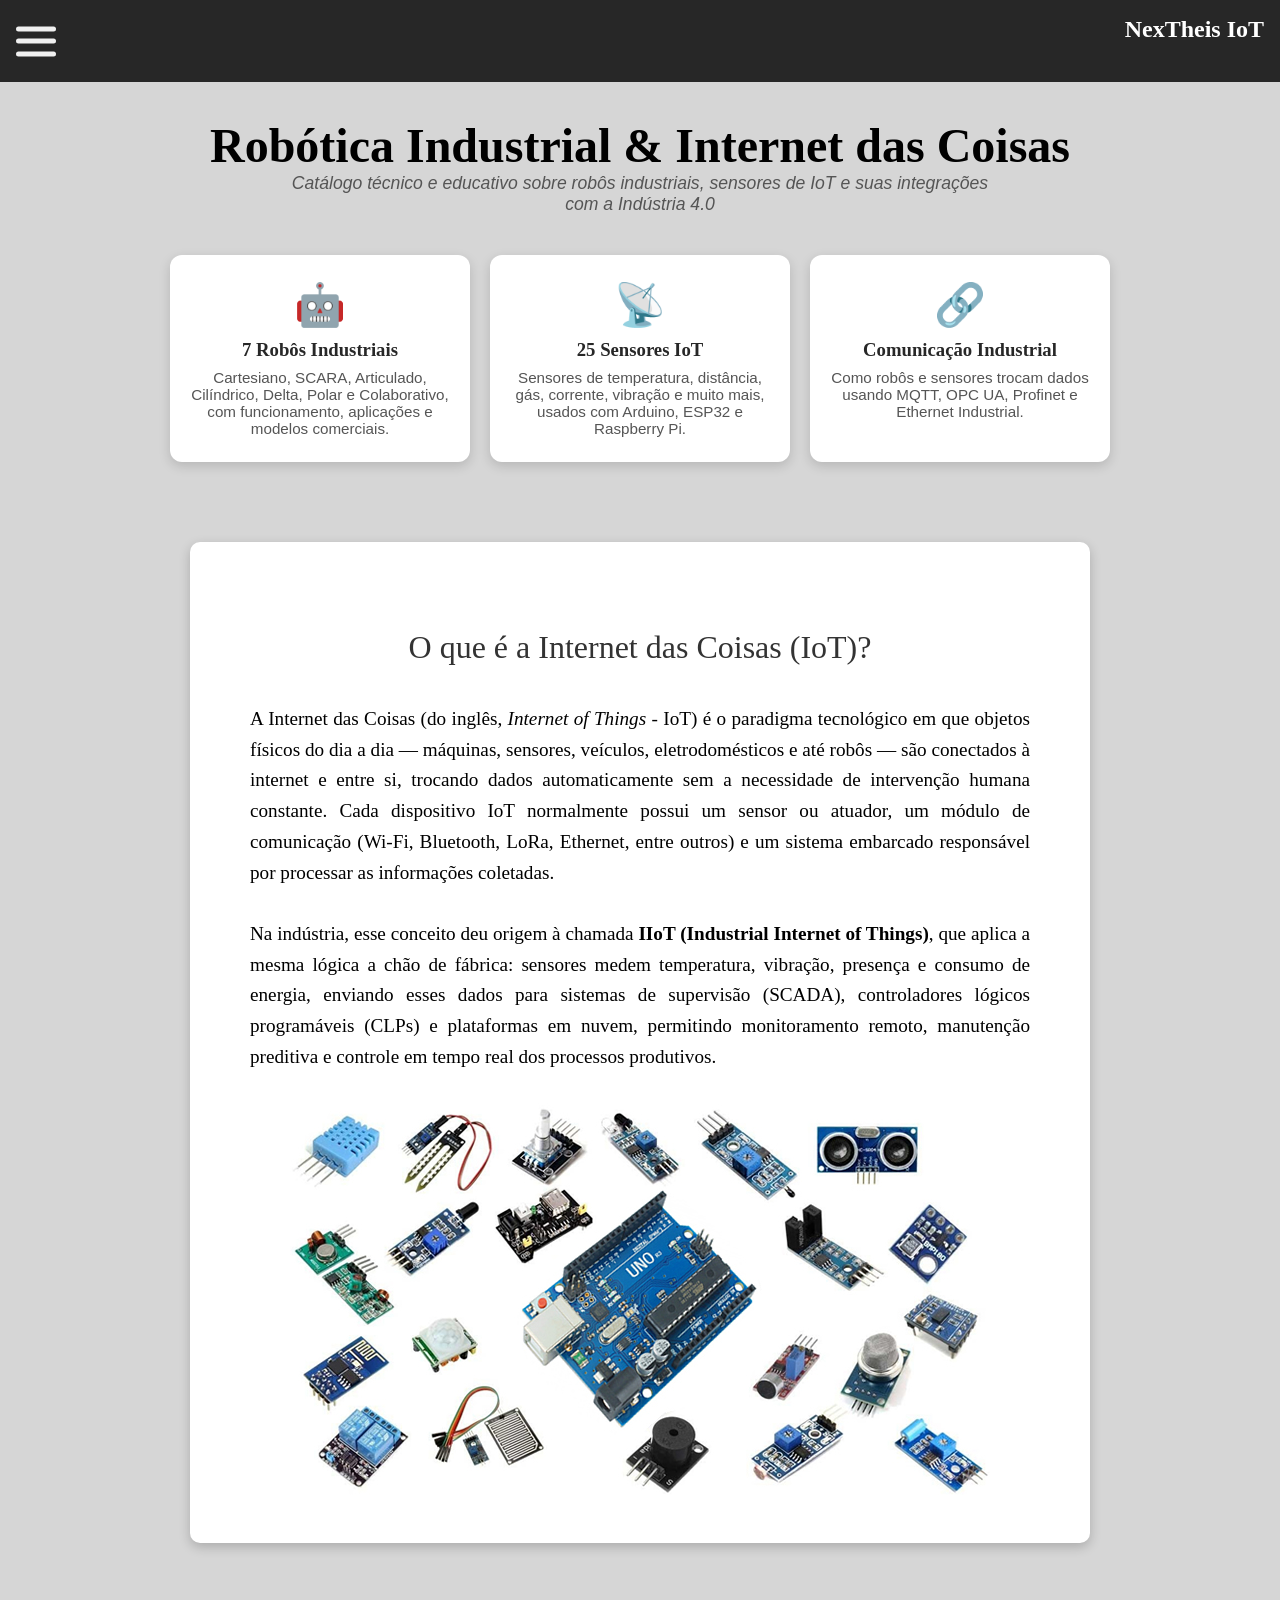
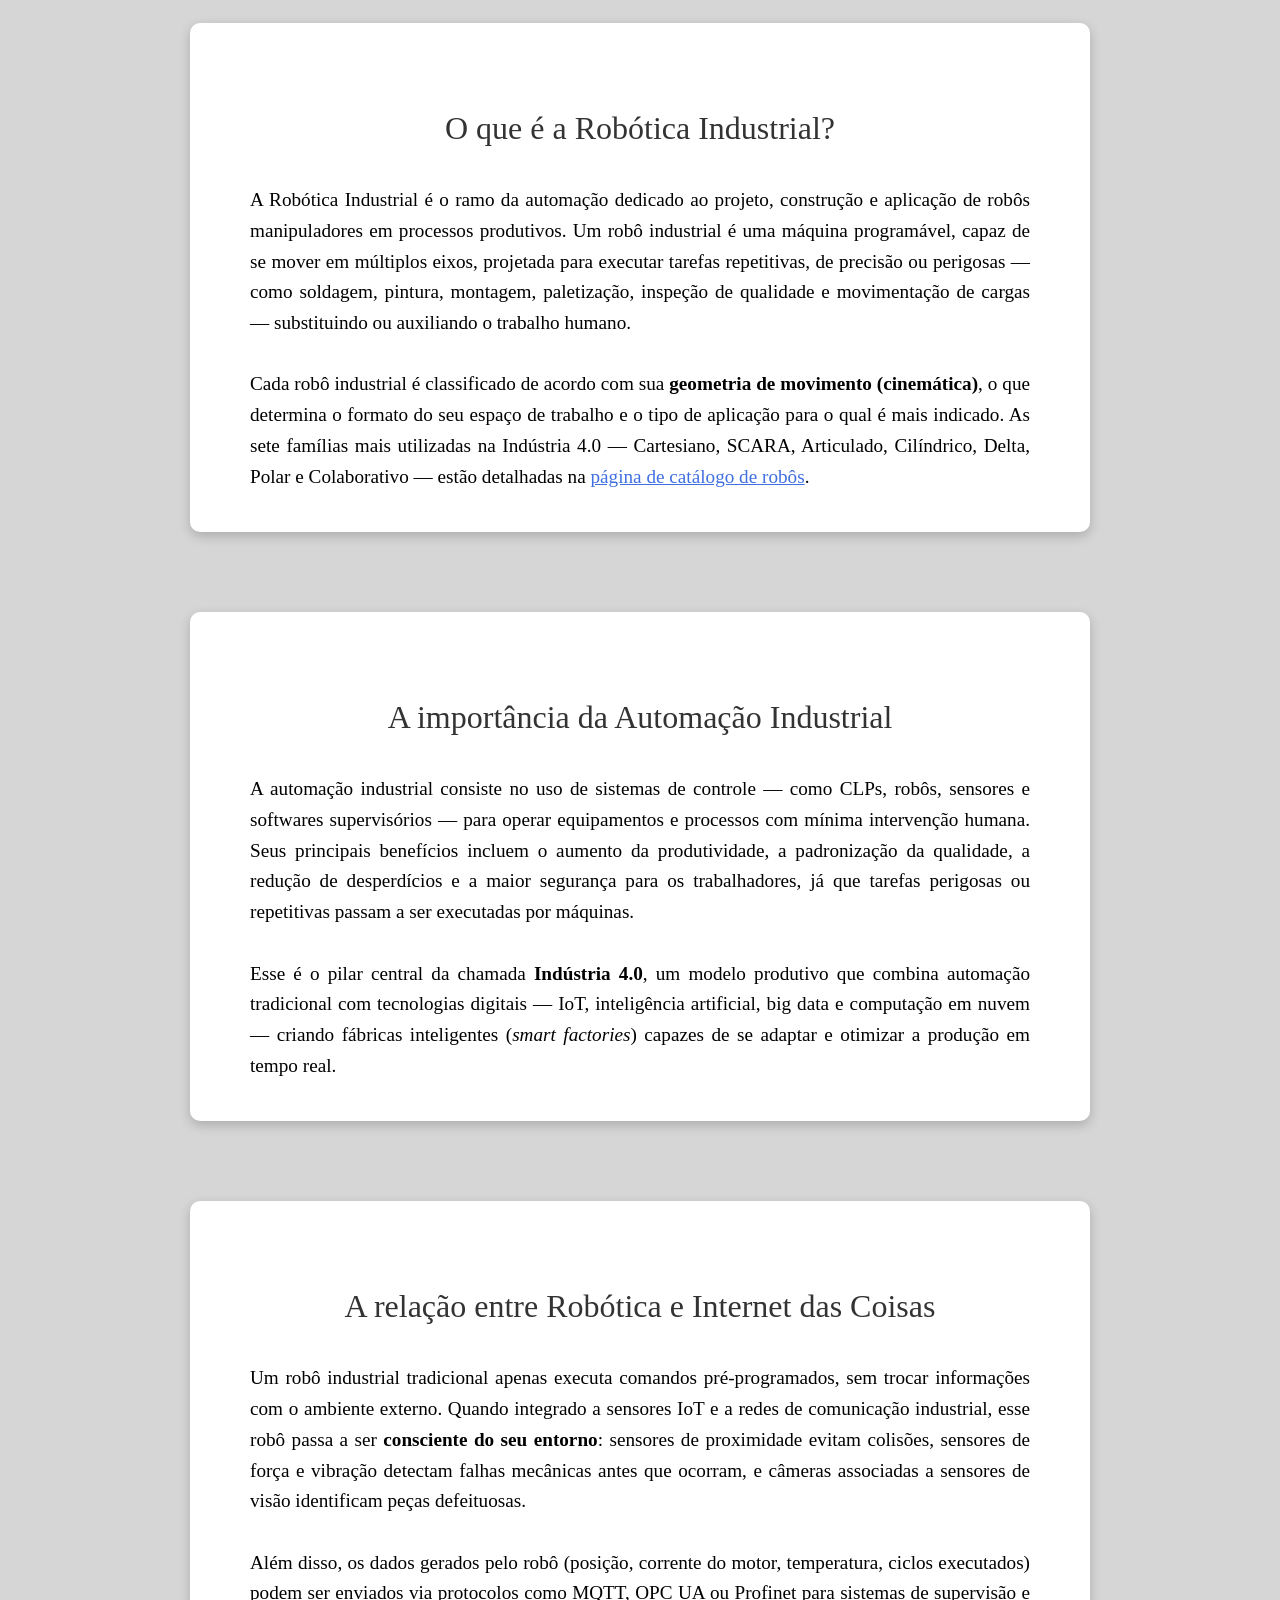
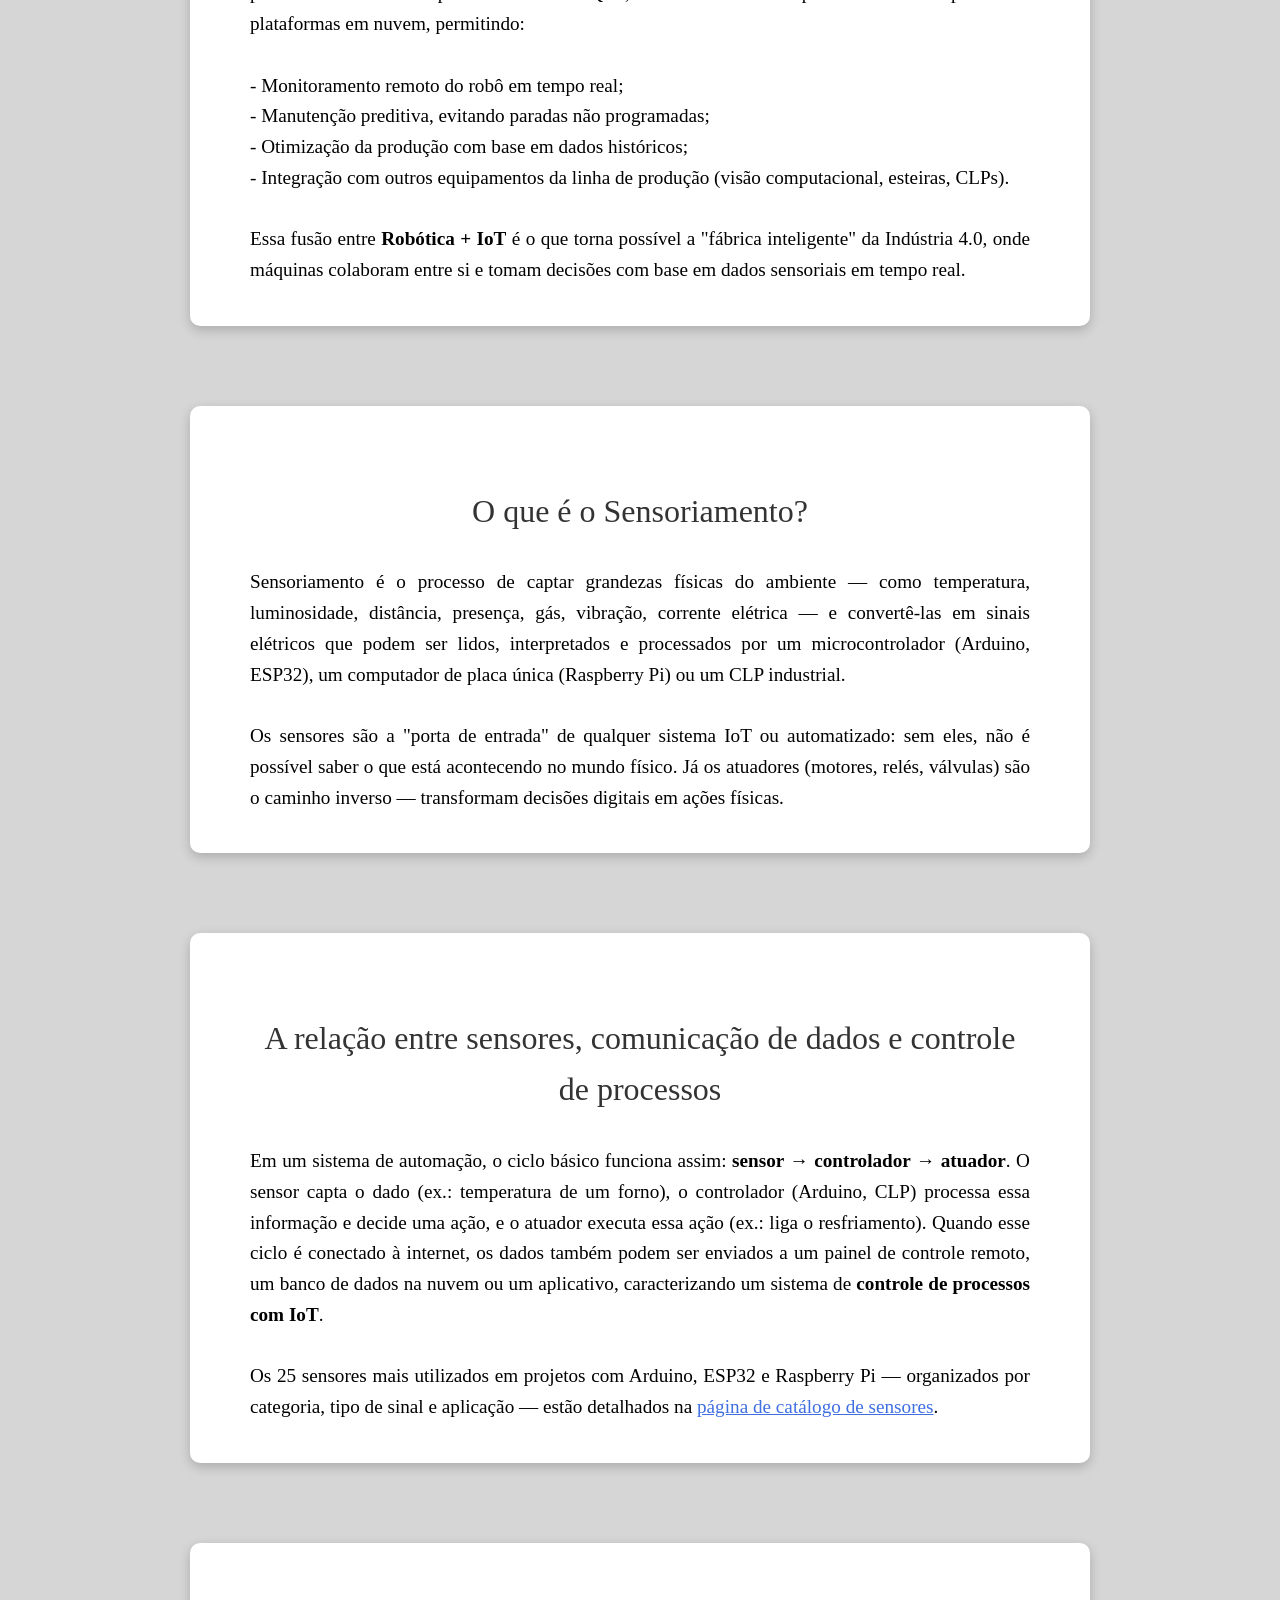
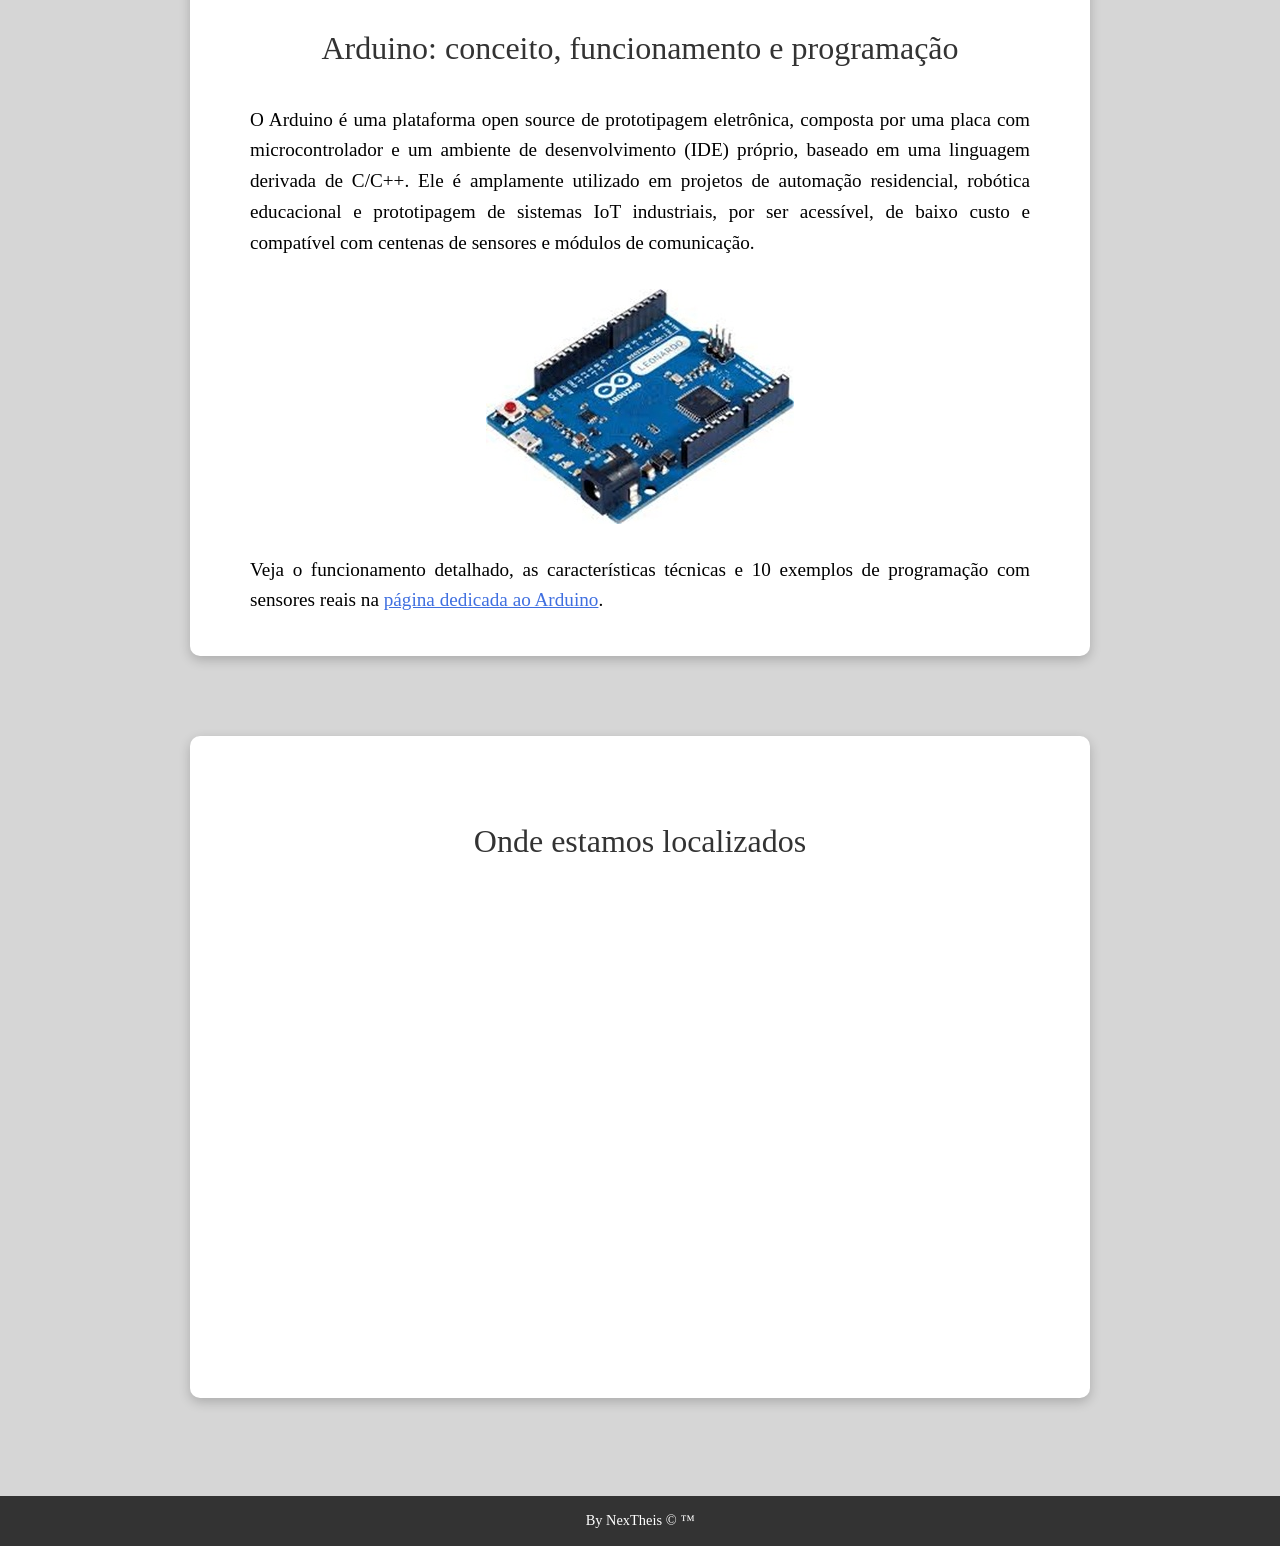
<file: index.html>
<!DOCTYPE html>
<html lang="pt-BR">

<head>
  <meta charset="UTF-8">
  <meta name="viewport" content="width=device-width, initial-scale=1.0">
  <script src="./java.js" defer></script>
  <link rel="stylesheet" href="./style.css">
  <link rel="shortcut icon" href="./img/ChatGPT_Image_1_12_2025__19_52_46-removebg-preview.png" type="image/png">
  <title>Robótica Industrial &amp; Sensores IoT | Indústria 4.0</title>
</head>

<body>
  <header>
    <div class="off-screen-menu">
      <ul>
        <li><a href="./index.html">Início</a></li>
        <li><a href="./robos.html">Robôs Industriais</a></li>
        <li><a href="./sensores.html">Sensores IoT</a></li>
        <li><a href="./arduino.html">Arduino</a></li>
        <li><a href="./comunicacao.html">Comunicação Industrial</a></li>
        <li><a href="./tinkercad.html">Desafios Tinkercad</a></li>
        <li><a href="./esp8266.html">ESP8266 / NodeMCU</a></li>
        <li><a href="./quiz.html">Quiz</a></li>
      </ul>
    </div>
    <nav>
      <div class="ham-menu">
        <span></span>
        <span></span>
        <span></span>
      </div>
      <h1 class="marca">NexTheis IoT</h1>
    </nav>
  </header>
  <br>
  <br>
  <main>
    <h1 class="titulo">Robótica Industrial &amp; Internet das Coisas</h1>
    <p class="subtitulo">Catálogo técnico e educativo sobre robôs industriais, sensores de IoT e suas integrações com a
      Indústria 4.0</p>

    <div class="hero">
      <div class="hero-card">
        <div class="icone">🤖</div>
        <h3>7 Robôs Industriais</h3>
        <p>Cartesiano, SCARA, Articulado, Cilíndrico, Delta, Polar e Colaborativo, com funcionamento, aplicações e
          modelos comerciais.</p>
      </div>
      <div class="hero-card">
        <div class="icone">📡</div>
        <h3>25 Sensores IoT</h3>
        <p>Sensores de temperatura, distância, gás, corrente, vibração e muito mais, usados com Arduino, ESP32 e
          Raspberry Pi.</p>
      </div>
      <div class="hero-card">
        <div class="icone">🔗</div>
        <h3>Comunicação Industrial</h3>
        <p>Como robôs e sensores trocam dados usando MQTT, OPC UA, Profinet e Ethernet Industrial.</p>
      </div>
    </div>

    <section class="p0">
      <p class="p1">O que é a Internet das Coisas (IoT)?</p>
      <br>
      <p class="p2">A Internet das Coisas (do inglês, <em>Internet of Things</em> - IoT) é o paradigma tecnológico em
        que objetos físicos do dia a dia — máquinas, sensores, veículos, eletrodomésticos e até robôs — são conectados à
        internet e entre si, trocando dados automaticamente sem a necessidade de intervenção humana constante. Cada
        dispositivo IoT normalmente possui um sensor ou atuador, um módulo de comunicação (Wi-Fi, Bluetooth, LoRa,
        Ethernet, entre outros) e um sistema embarcado responsável por processar as informações coletadas.</p>
      <br>
      <p class="p2">Na indústria, esse conceito deu origem à chamada <strong>IIoT (Industrial Internet of
          Things)</strong>, que aplica a mesma lógica a chão de fábrica: sensores medem temperatura, vibração, presença
        e consumo de energia, enviando esses dados para sistemas de supervisão (SCADA), controladores lógicos
        programáveis (CLPs) e plataformas em nuvem, permitindo monitoramento remoto, manutenção preditiva e controle em
        tempo real dos processos produtivos.</p>
      <br>
      <div class="img">
        <img src="./img/sensores.jpg" alt="Sensores conectados representando o conceito de Internet das Coisas">
      </div>
    </section>

    <section class="p0">
      <p class="p1">O que é a Robótica Industrial?</p>
      <br>
      <p class="p2">A Robótica Industrial é o ramo da automação dedicado ao projeto, construção e aplicação de robôs
        manipuladores em processos produtivos. Um robô industrial é uma máquina programável, capaz de se mover em
        múltiplos eixos, projetada para executar tarefas repetitivas, de precisão ou perigosas — como soldagem, pintura,
        montagem, paletização, inspeção de qualidade e movimentação de cargas — substituindo ou auxiliando o trabalho
        humano.</p>
      <br>
      <p class="p2">Cada robô industrial é classificado de acordo com sua <strong>geometria de movimento
          (cinemática)</strong>, o que determina o formato do seu espaço de trabalho e o tipo de aplicação para o qual é
        mais indicado. As sete famílias mais utilizadas na Indústria 4.0 — Cartesiano, SCARA, Articulado, Cilíndrico,
        Delta, Polar e Colaborativo — estão detalhadas na <a href="./robos.html"
          style="color:#3f6fe0; text-decoration: underline;">página de catálogo de robôs</a>.</p>
    </section>

    <section class="p0">
      <p class="p1">A importância da Automação Industrial</p>
      <br>
      <p class="p2">A automação industrial consiste no uso de sistemas de controle — como CLPs, robôs, sensores e
        softwares supervisórios — para operar equipamentos e processos com mínima intervenção humana. Seus principais
        benefícios incluem o aumento da produtividade, a padronização da qualidade, a redução de desperdícios e a maior
        segurança para os trabalhadores, já que tarefas perigosas ou repetitivas passam a ser executadas por máquinas.
      </p>
      <br>
      <p class="p2">Esse é o pilar central da chamada <strong>Indústria 4.0</strong>, um modelo produtivo que combina
        automação tradicional com tecnologias digitais — IoT, inteligência artificial, big data e computação em nuvem —
        criando fábricas inteligentes (<em>smart factories</em>) capazes de se adaptar e otimizar a produção em tempo
        real.</p>
    </section>

    <section class="p0">
      <p class="p1">A relação entre Robótica e Internet das Coisas</p>
      <br>
      <p class="p2">Um robô industrial tradicional apenas executa comandos pré-programados, sem trocar informações com o
        ambiente externo. Quando integrado a sensores IoT e a redes de comunicação industrial, esse robô passa a ser
        <strong>consciente do seu entorno</strong>: sensores de proximidade evitam colisões, sensores de força e
        vibração detectam falhas mecânicas antes que ocorram, e câmeras associadas a sensores de visão identificam peças
        defeituosas.</p>
      <br>
      <p class="p2">Além disso, os dados gerados pelo robô (posição, corrente do motor, temperatura, ciclos executados)
        podem ser enviados via protocolos como MQTT, OPC UA ou Profinet para sistemas de supervisão e plataformas em
        nuvem, permitindo:</p>
      <br>
      <p class="p2"> - Monitoramento remoto do robô em tempo real;</p>
      <p class="p2"> - Manutenção preditiva, evitando paradas não programadas;</p>
      <p class="p2"> - Otimização da produção com base em dados históricos;</p>
      <p class="p2"> - Integração com outros equipamentos da linha de produção (visão computacional, esteiras, CLPs).
      </p>
      <br>
      <p class="p2">Essa fusão entre <strong>Robótica + IoT</strong> é o que torna possível a "fábrica inteligente" da
        Indústria 4.0, onde máquinas colaboram entre si e tomam decisões com base em dados sensoriais em tempo real.</p>
    </section>

    <section class="p0">
      <p class="p1">O que é o Sensoriamento?</p>
      <br>
      <p class="p2">Sensoriamento é o processo de captar grandezas físicas do ambiente — como temperatura, luminosidade,
        distância, presença, gás, vibração, corrente elétrica — e convertê-las em sinais elétricos que podem ser lidos,
        interpretados e processados por um microcontrolador (Arduino, ESP32), um computador de placa única (Raspberry
        Pi) ou um CLP industrial.</p>
      <br>
      <p class="p2">Os sensores são a "porta de entrada" de qualquer sistema IoT ou automatizado: sem eles, não é
        possível saber o que está acontecendo no mundo físico. Já os atuadores (motores, relés, válvulas) são o caminho
        inverso — transformam decisões digitais em ações físicas.</p>
    </section>

    <section class="p0">
      <p class="p1">A relação entre sensores, comunicação de dados e controle de processos</p>
      <br>
      <p class="p2">Em um sistema de automação, o ciclo básico funciona assim: <strong>sensor → controlador →
          atuador</strong>. O sensor capta o dado (ex.: temperatura de um forno), o controlador (Arduino, CLP) processa
        essa informação e decide uma ação, e o atuador executa essa ação (ex.: liga o resfriamento). Quando esse ciclo é
        conectado à internet, os dados também podem ser enviados a um painel de controle remoto, um banco de dados na
        nuvem ou um aplicativo, caracterizando um sistema de <strong>controle de processos com IoT</strong>.</p>
      <br>
      <p class="p2">Os 25 sensores mais utilizados em projetos com Arduino, ESP32 e Raspberry Pi — organizados por
        categoria, tipo de sinal e aplicação — estão detalhados na <a href="./sensores.html"
          style="color:#3f6fe0; text-decoration: underline;">página de catálogo de sensores</a>.</p>
    </section>

    <section class="p0">
      <p class="p1">Arduino: conceito, funcionamento e programação</p>
      <br>
      <p class="p2">O Arduino é uma plataforma open source de prototipagem eletrônica, composta por uma placa com
        microcontrolador e um ambiente de desenvolvimento (IDE) próprio, baseado em uma linguagem derivada de C/C++. Ele
        é amplamente utilizado em projetos de automação residencial, robótica educacional e prototipagem de sistemas IoT
        industriais, por ser acessível, de baixo custo e compatível com centenas de sensores e módulos de comunicação.
      </p>
      <br>
      <div class="img">
        <img src="./img/arduino.jfif" alt="Placa Arduino utilizada em projetos de automação e IoT">
      </div>
      <br>
      <p class="p2">Veja o funcionamento detalhado, as características técnicas e 10 exemplos de programação com
        sensores reais na <a href="./arduino.html" style="color:#3f6fe0; text-decoration: underline;">página dedicada ao
          Arduino</a>.</p>
    </section>

    <section class="p0">
      <p class="p1">Onde estamos localizados</p>
      <br>
      <iframe
        src="https://www.google.com/maps/embed?pb=!1m18!1m12!1m3!1d7888.029818124353!2d-48.62500295894222!3d-27.228315860954183!2m3!1f0!2f0!3f0!3m2!1i1024!2i768!4f13.1!3m3!1m2!1s0x94d8a94ad26fb273%3A0xc3b8f5efdfdfc698!2sSENAI%20Tijucas!5e0!3m2!1spt-BR!2sbr!4v1764630040058!5m2!1spt-BR!2sbr"
        width="800" height="450" style="border:0;" allowfullscreen="" loading="lazy"
        referrerpolicy="no-referrer-when-downgrade"></iframe>
    </section>
  </main>
  <br>
  <footer>
    <p>By NexTheis &copy; &trade; </p>
  </footer>
</body>

</html>
</file>
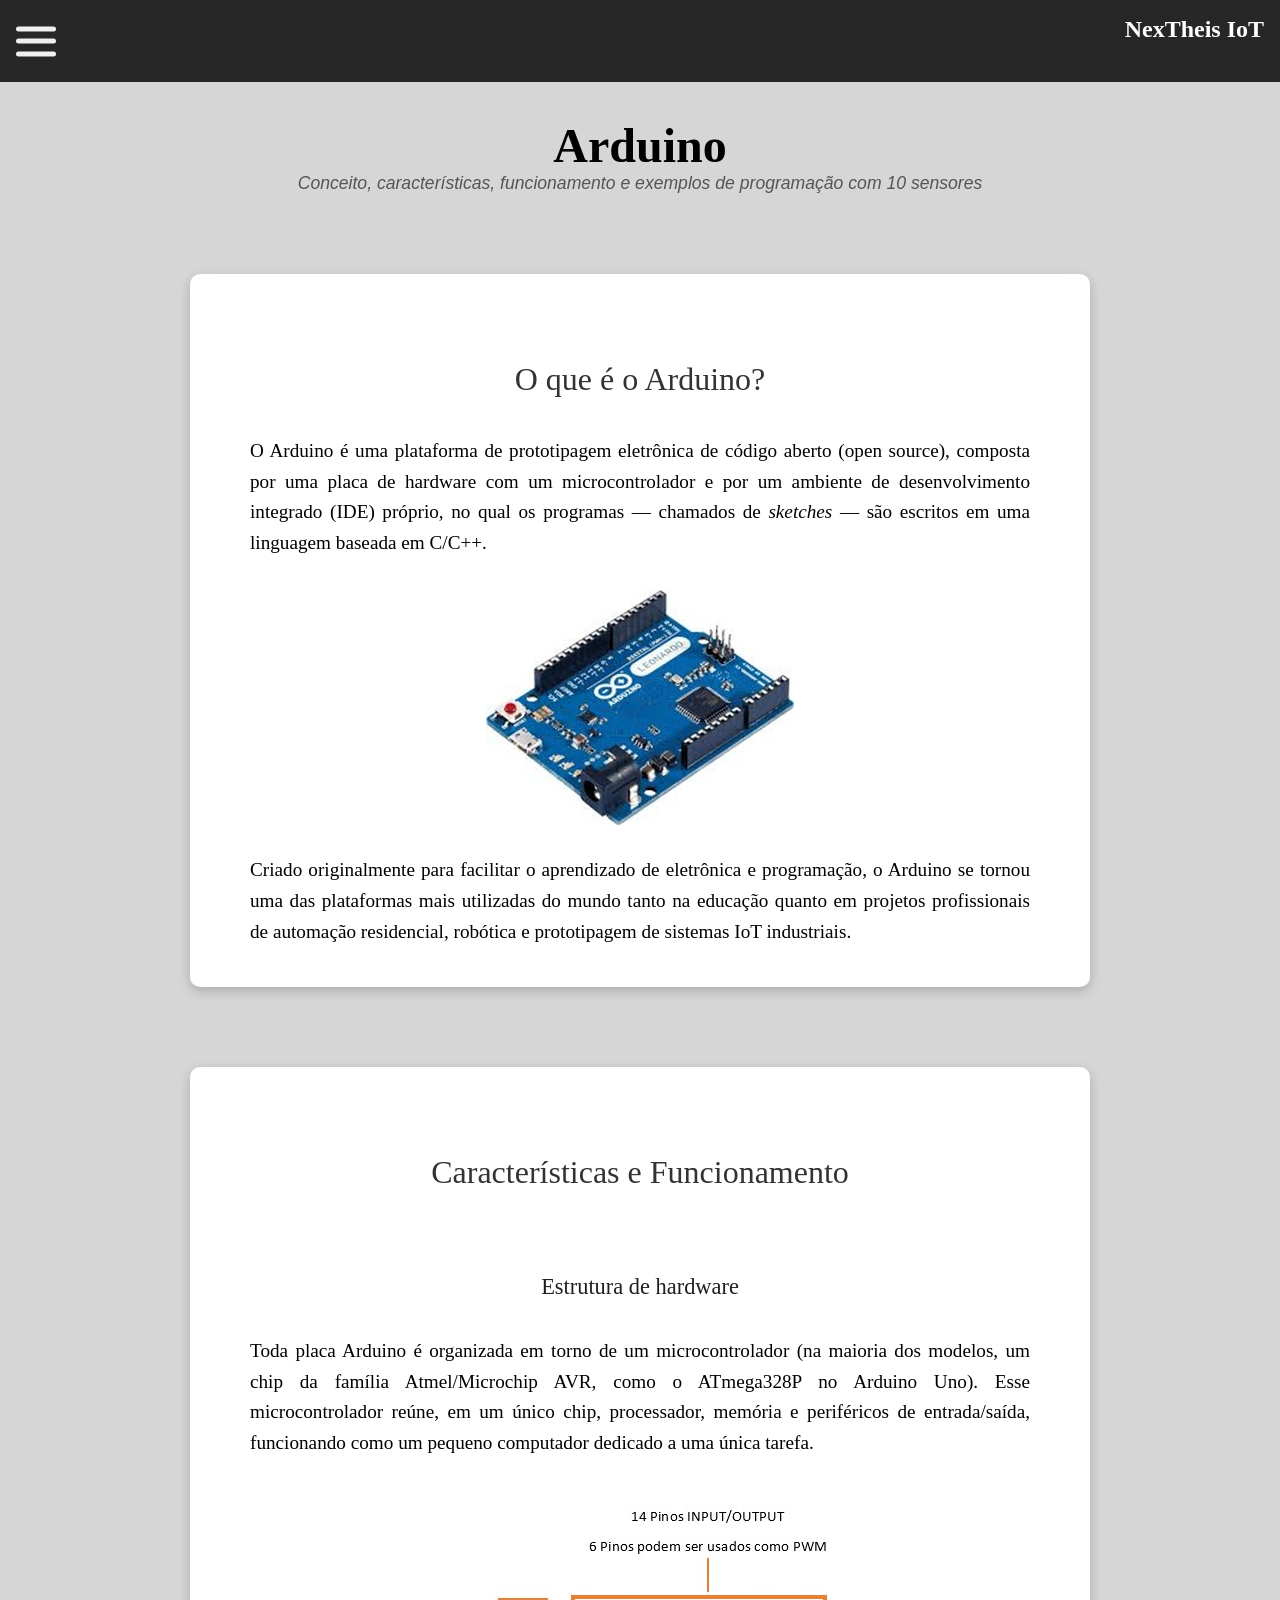
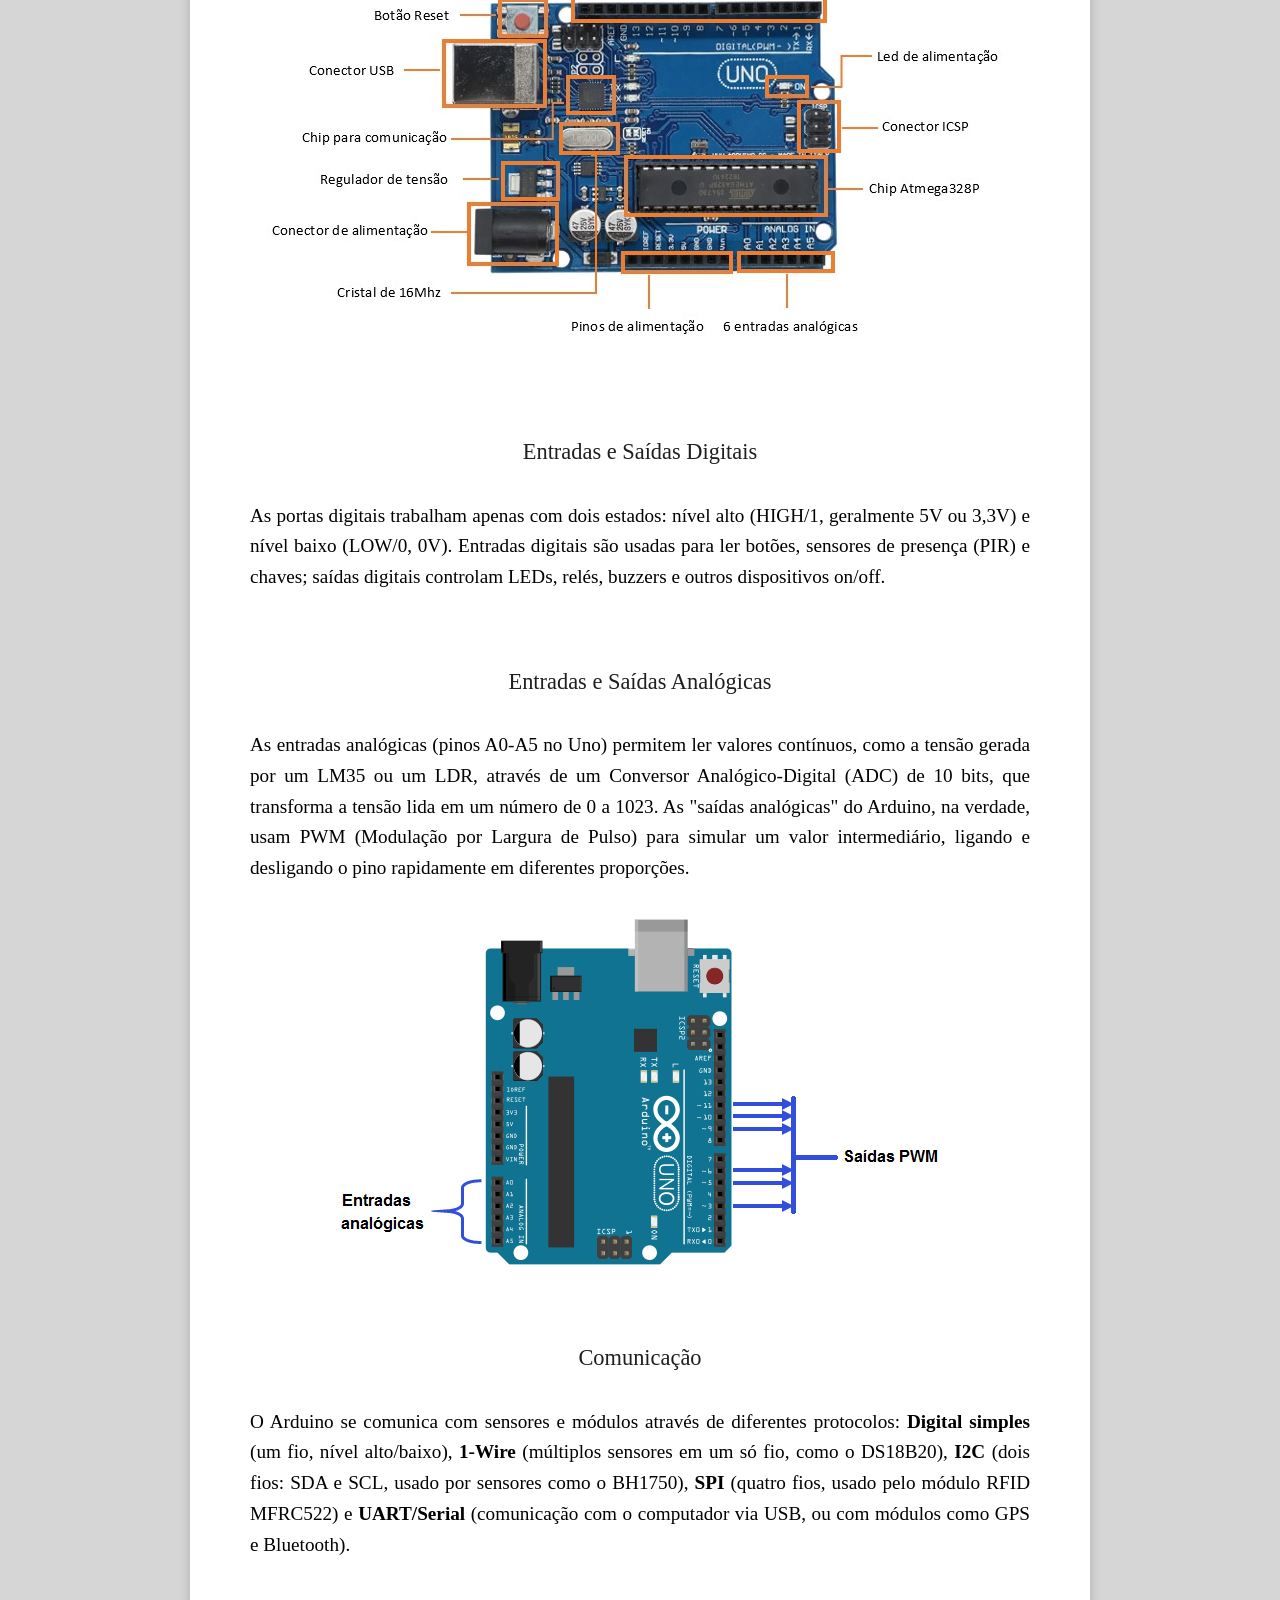
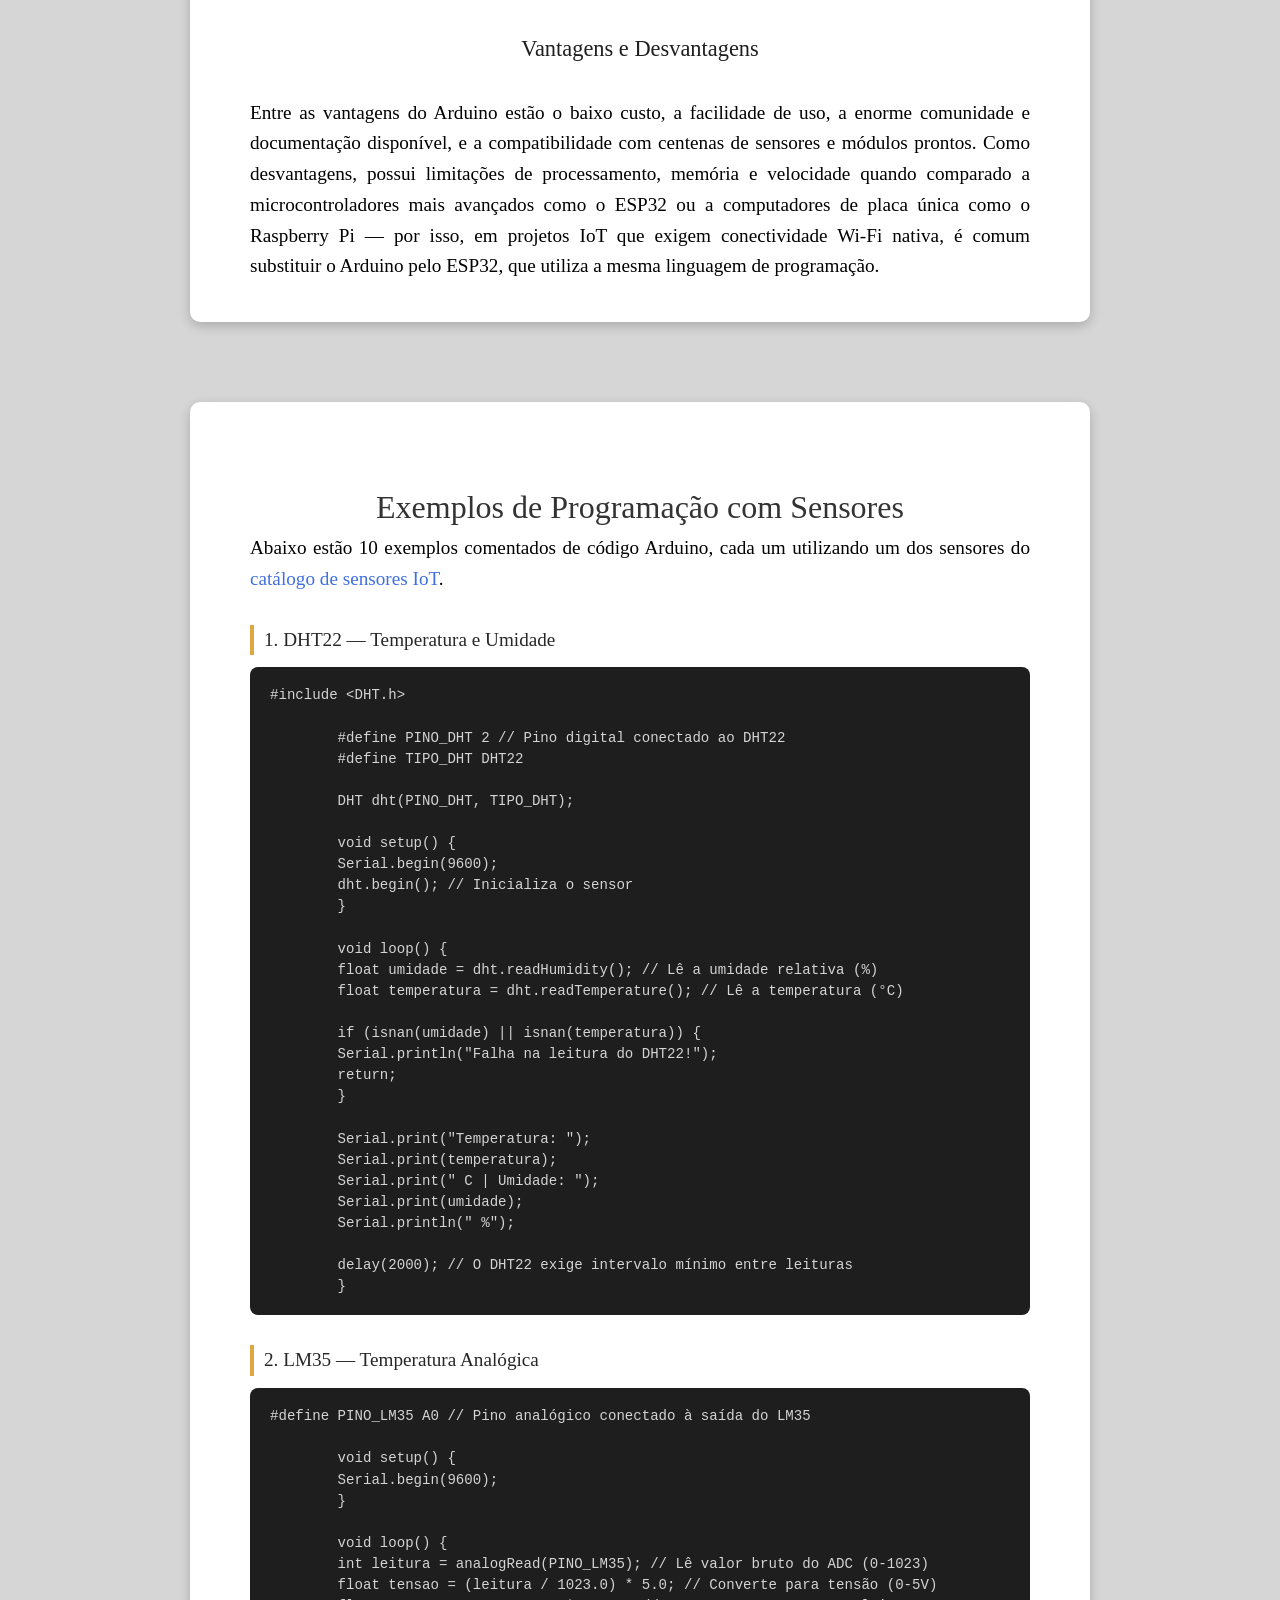
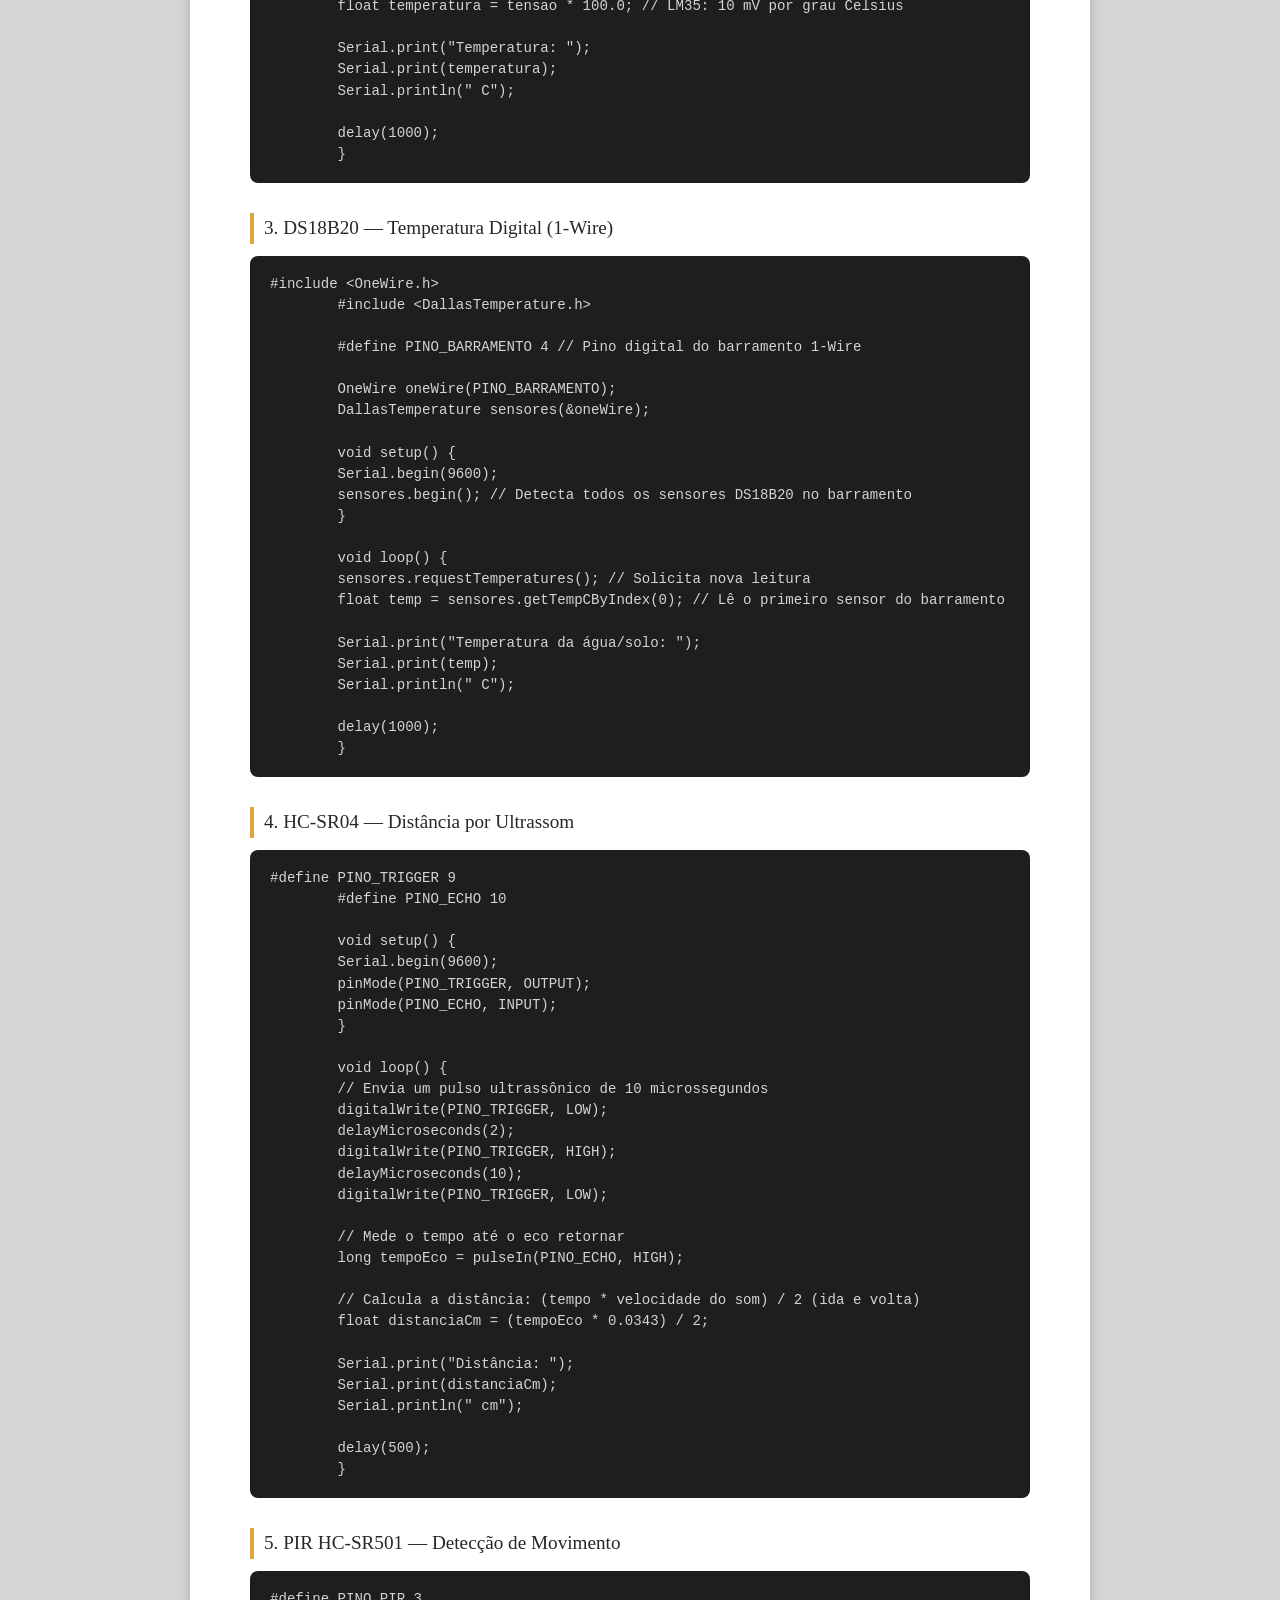
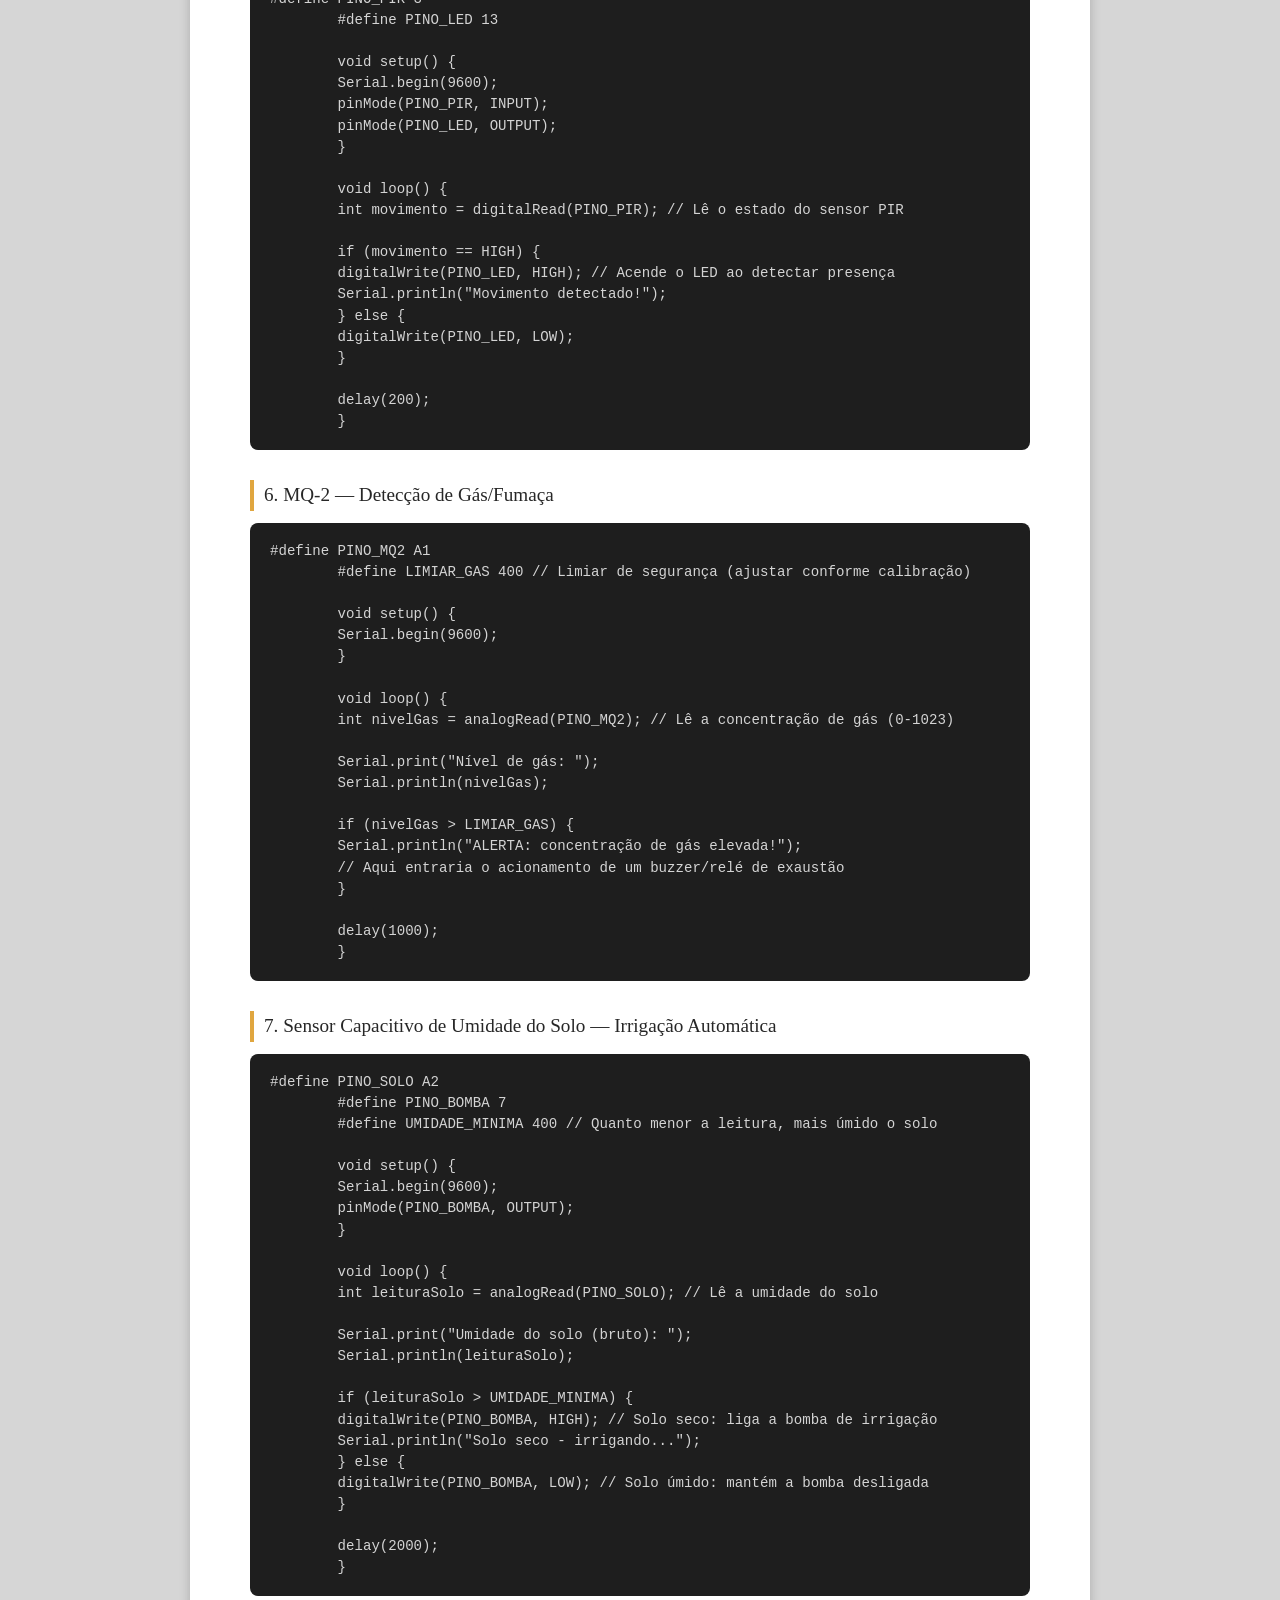
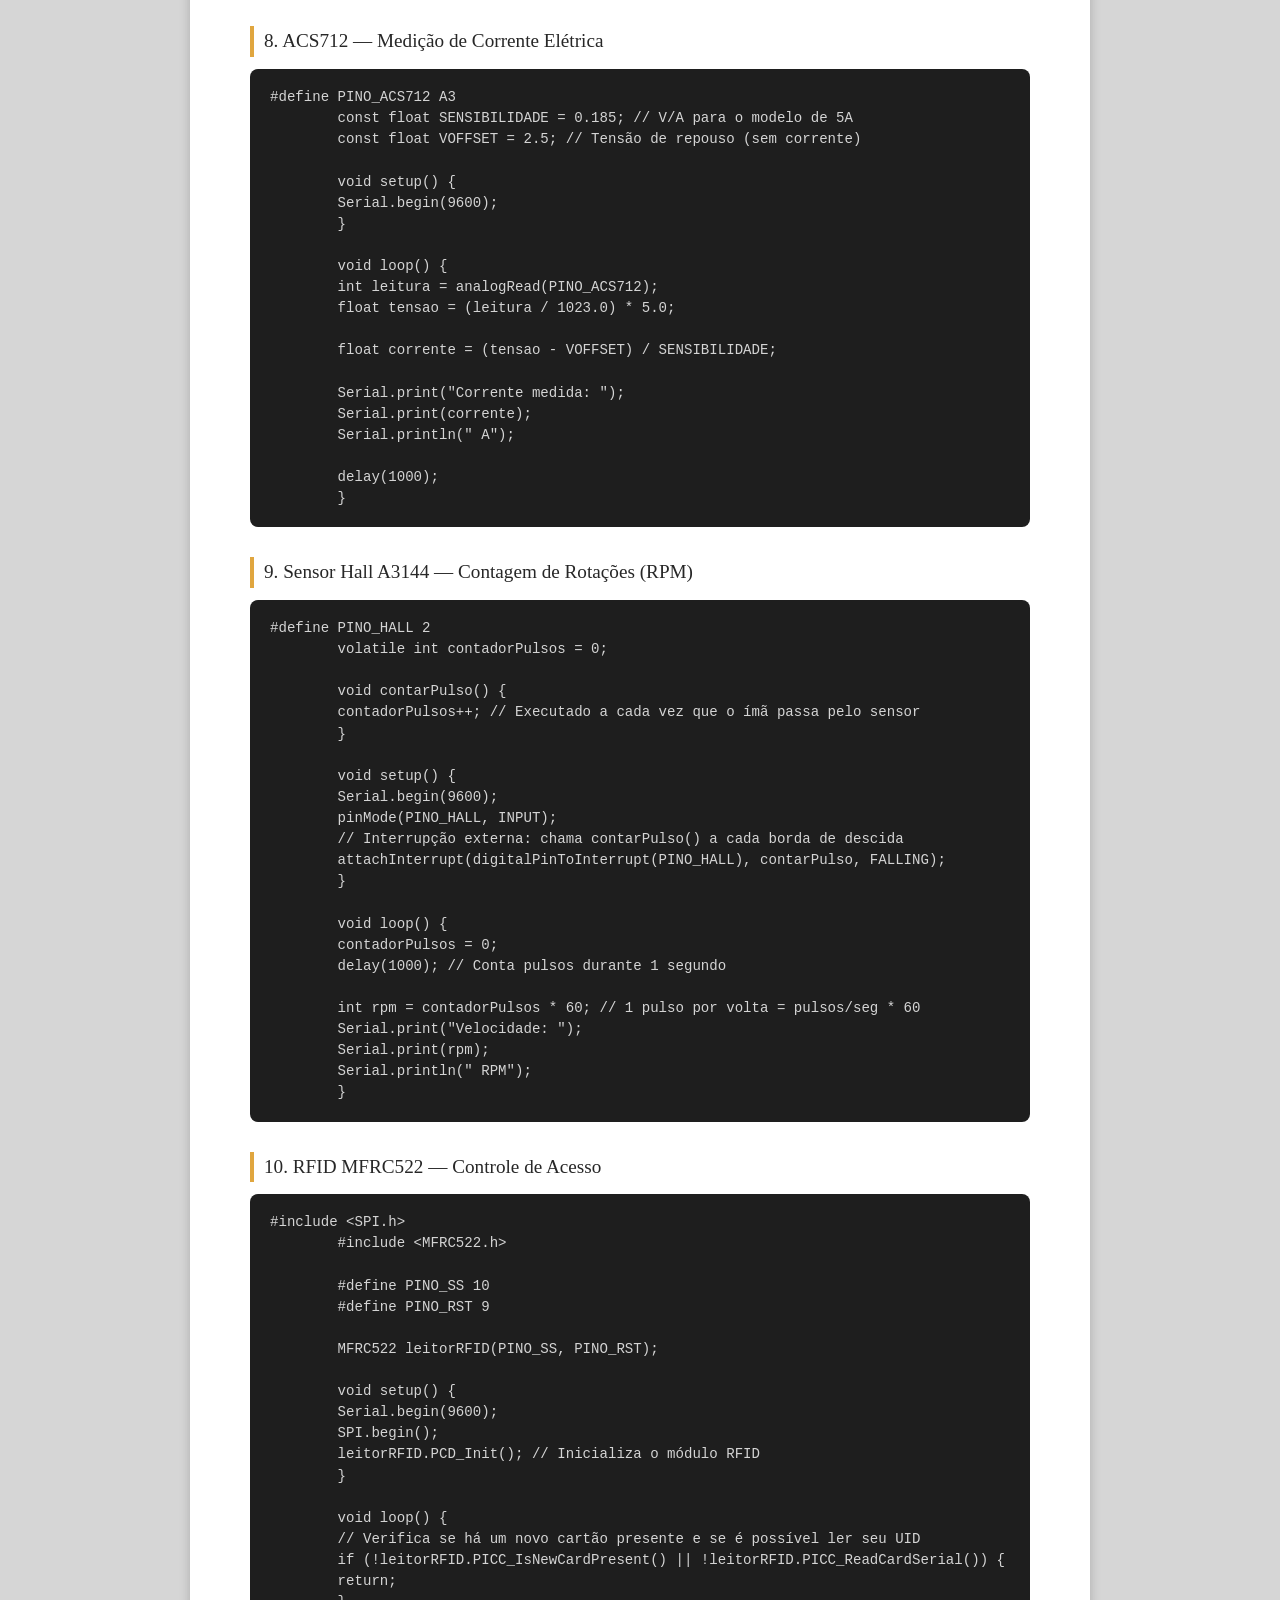
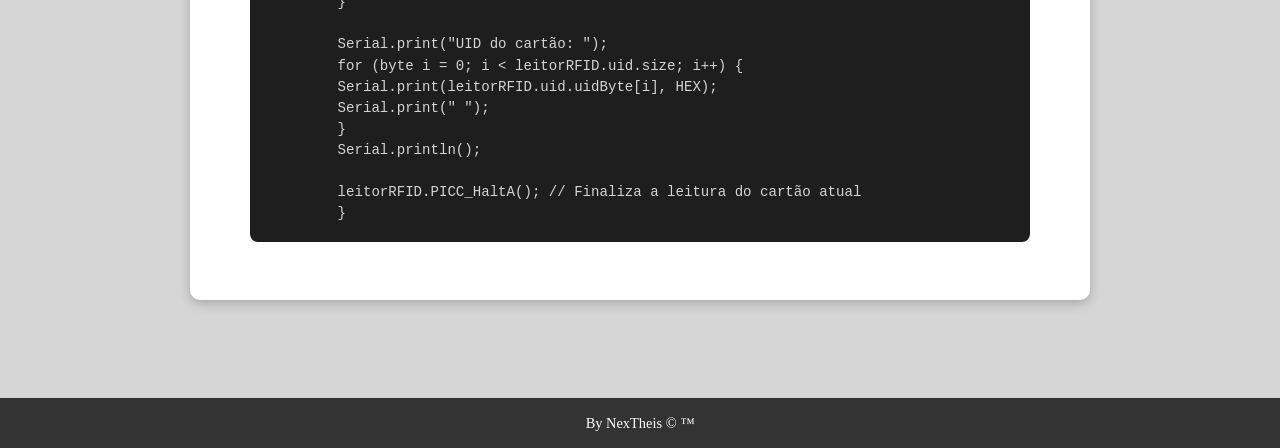
<file: arduino.html>
<!DOCTYPE html>
<html lang="pt-BR">

<head>
  <meta charset="UTF-8">
  <meta name="viewport" content="width=device-width, initial-scale=1.0">
  <script src="./java.js" defer></script>
  <link rel="stylesheet" href="./style.css">
  <link rel="shortcut icon" href="./img/ChatGPT_Image_1_12_2025__19_52_46-removebg-preview.png" type="image/png">
  <title>Arduino - Conceito, Funcionamento e Programação</title>
</head>

<body>
  <header>
    <div class="off-screen-menu">
      <ul>
        <li><a href="./index.html">Início</a></li>
        <li><a href="./robos.html">Robôs Industriais</a></li>
        <li><a href="./sensores.html">Sensores IoT</a></li>
        <li><a href="./arduino.html">Arduino</a></li>
        <li><a href="./comunicacao.html">Comunicação Industrial</a></li>
        <li><a href="./tinkercad.html">Desafios Tinkercad</a></li>
        <li><a href="./esp8266.html">ESP8266 / NodeMCU</a></li>
        <li><a href="./quiz.html">Quiz</a></li>
      </ul>
    </div>
    <nav>
      <div class="ham-menu">
        <span></span>
        <span></span>
        <span></span>
      </div>
      <h1 class="marca">NexTheis IoT</h1>
    </nav>
  </header>
  <br><br>
  <main>
    <h1 class="titulo">Arduino</h1>
    <p class="subtitulo">Conceito, características, funcionamento e exemplos de programação com 10 sensores</p>

    <section class="p0">
      <p class="p1">O que é o Arduino?</p>
      <br>
      <p class="p2">O Arduino é uma plataforma de prototipagem eletrônica de código aberto (open source), composta por
        uma placa de hardware com um microcontrolador e por um ambiente de desenvolvimento integrado (IDE) próprio, no
        qual os programas — chamados de <em>sketches</em> — são escritos em uma linguagem baseada em C/C++.</p>
      <br>
      <div class="img">
        <img src="./img/arduino.jfif" alt="Placa Arduino utilizada em projetos de automação e IoT">
      </div>
      <br>
      <p class="p2">Criado originalmente para facilitar o aprendizado de eletrônica e programação, o Arduino se tornou
        uma das plataformas mais utilizadas do mundo tanto na educação quanto em projetos profissionais de automação
        residencial, robótica e prototipagem de sistemas IoT industriais.</p>
    </section>

    <section class="p0">
      <p class="p1">Características e Funcionamento</p>
      <br>
      <p class="p3">Estrutura de hardware</p>
      <br>
      <p class="p2">Toda placa Arduino é organizada em torno de um microcontrolador (na maioria dos modelos, um chip da
        família Atmel/Microchip AVR, como o ATmega328P no Arduino Uno). Esse microcontrolador reúne, em um único chip,
        processador, memória e periféricos de entrada/saída, funcionando como um pequeno computador dedicado a uma única
        tarefa.</p>
      <br>
      <div class="img">
        <img src="./img/arduino2eexpli.jpg" alt="Explicação do funcionamento interno do Arduino">
      </div>
      <br>
      <p class="p3">Entradas e Saídas Digitais</p>
      <br>
      <p class="p2">As portas digitais trabalham apenas com dois estados: nível alto (HIGH/1, geralmente 5V ou 3,3V) e
        nível baixo (LOW/0, 0V). Entradas digitais são usadas para ler botões, sensores de presença (PIR) e chaves;
        saídas digitais controlam LEDs, relés, buzzers e outros dispositivos on/off.</p>
      <br>
      <p class="p3">Entradas e Saídas Analógicas</p>
      <br>
      <p class="p2">As entradas analógicas (pinos A0-A5 no Uno) permitem ler valores contínuos, como a tensão gerada por
        um LM35 ou um LDR, através de um Conversor Analógico-Digital (ADC) de 10 bits, que transforma a tensão lida em
        um número de 0 a 1023. As "saídas analógicas" do Arduino, na verdade, usam PWM (Modulação por Largura de Pulso)
        para simular um valor intermediário, ligando e desligando o pino rapidamente em diferentes proporções.</p>
      <br>
      <div class="img">
        <img src="./img/arduiuno3.webp" alt="Entradas e saídas do Arduino">
      </div>
      <br>
      <p class="p3">Comunicação</p>
      <br>
      <p class="p2">O Arduino se comunica com sensores e módulos através de diferentes protocolos: <strong>Digital
          simples</strong> (um fio, nível alto/baixo), <strong>1-Wire</strong> (múltiplos sensores em um só fio, como o
        DS18B20), <strong>I2C</strong> (dois fios: SDA e SCL, usado por sensores como o BH1750), <strong>SPI</strong>
        (quatro fios, usado pelo módulo RFID MFRC522) e <strong>UART/Serial</strong> (comunicação com o computador via
        USB, ou com módulos como GPS e Bluetooth).</p>
      <br>
      <p class="p3">Vantagens e Desvantagens</p>
      <br>
      <p class="p2">Entre as vantagens do Arduino estão o baixo custo, a facilidade de uso, a enorme comunidade e
        documentação disponível, e a compatibilidade com centenas de sensores e módulos prontos. Como desvantagens,
        possui limitações de processamento, memória e velocidade quando comparado a microcontroladores mais avançados
        como o ESP32 ou a computadores de placa única como o Raspberry Pi — por isso, em projetos IoT que exigem
        conectividade Wi-Fi nativa, é comum substituir o Arduino pelo ESP32, que utiliza a mesma linguagem de
        programação.</p>
    </section>

    <section class="p0">
      <p class="p1">Exemplos de Programação com Sensores</p>
      <p class="p2">Abaixo estão 10 exemplos comentados de código Arduino, cada um utilizando um dos sensores do <a
          href="./sensores.html" style="color:#3f6fe0;">catálogo de sensores IoT</a>.</p>

      <p class="codigo-titulo">1. DHT22 — Temperatura e Umidade</p>
      <div class="codigo-box">#include &lt;DHT.h&gt;

        #define PINO_DHT 2 // Pino digital conectado ao DHT22
        #define TIPO_DHT DHT22

        DHT dht(PINO_DHT, TIPO_DHT);

        void setup() {
        Serial.begin(9600);
        dht.begin(); // Inicializa o sensor
        }

        void loop() {
        float umidade = dht.readHumidity(); // Lê a umidade relativa (%)
        float temperatura = dht.readTemperature(); // Lê a temperatura (°C)

        if (isnan(umidade) || isnan(temperatura)) {
        Serial.println("Falha na leitura do DHT22!");
        return;
        }

        Serial.print("Temperatura: ");
        Serial.print(temperatura);
        Serial.print(" C | Umidade: ");
        Serial.print(umidade);
        Serial.println(" %");

        delay(2000); // O DHT22 exige intervalo mínimo entre leituras
        }</div>

      <p class="codigo-titulo">2. LM35 — Temperatura Analógica</p>
      <div class="codigo-box">#define PINO_LM35 A0 // Pino analógico conectado à saída do LM35

        void setup() {
        Serial.begin(9600);
        }

        void loop() {
        int leitura = analogRead(PINO_LM35); // Lê valor bruto do ADC (0-1023)
        float tensao = (leitura / 1023.0) * 5.0; // Converte para tensão (0-5V)
        float temperatura = tensao * 100.0; // LM35: 10 mV por grau Celsius

        Serial.print("Temperatura: ");
        Serial.print(temperatura);
        Serial.println(" C");

        delay(1000);
        }</div>

      <p class="codigo-titulo">3. DS18B20 — Temperatura Digital (1-Wire)</p>
      <div class="codigo-box">#include &lt;OneWire.h&gt;
        #include &lt;DallasTemperature.h&gt;

        #define PINO_BARRAMENTO 4 // Pino digital do barramento 1-Wire

        OneWire oneWire(PINO_BARRAMENTO);
        DallasTemperature sensores(&amp;oneWire);

        void setup() {
        Serial.begin(9600);
        sensores.begin(); // Detecta todos os sensores DS18B20 no barramento
        }

        void loop() {
        sensores.requestTemperatures(); // Solicita nova leitura
        float temp = sensores.getTempCByIndex(0); // Lê o primeiro sensor do barramento

        Serial.print("Temperatura da água/solo: ");
        Serial.print(temp);
        Serial.println(" C");

        delay(1000);
        }</div>

      <p class="codigo-titulo">4. HC-SR04 — Distância por Ultrassom</p>
      <div class="codigo-box">#define PINO_TRIGGER 9
        #define PINO_ECHO 10

        void setup() {
        Serial.begin(9600);
        pinMode(PINO_TRIGGER, OUTPUT);
        pinMode(PINO_ECHO, INPUT);
        }

        void loop() {
        // Envia um pulso ultrassônico de 10 microssegundos
        digitalWrite(PINO_TRIGGER, LOW);
        delayMicroseconds(2);
        digitalWrite(PINO_TRIGGER, HIGH);
        delayMicroseconds(10);
        digitalWrite(PINO_TRIGGER, LOW);

        // Mede o tempo até o eco retornar
        long tempoEco = pulseIn(PINO_ECHO, HIGH);

        // Calcula a distância: (tempo * velocidade do som) / 2 (ida e volta)
        float distanciaCm = (tempoEco * 0.0343) / 2;

        Serial.print("Distância: ");
        Serial.print(distanciaCm);
        Serial.println(" cm");

        delay(500);
        }</div>

      <p class="codigo-titulo">5. PIR HC-SR501 — Detecção de Movimento</p>
      <div class="codigo-box">#define PINO_PIR 3
        #define PINO_LED 13

        void setup() {
        Serial.begin(9600);
        pinMode(PINO_PIR, INPUT);
        pinMode(PINO_LED, OUTPUT);
        }

        void loop() {
        int movimento = digitalRead(PINO_PIR); // Lê o estado do sensor PIR

        if (movimento == HIGH) {
        digitalWrite(PINO_LED, HIGH); // Acende o LED ao detectar presença
        Serial.println("Movimento detectado!");
        } else {
        digitalWrite(PINO_LED, LOW);
        }

        delay(200);
        }</div>

      <p class="codigo-titulo">6. MQ-2 — Detecção de Gás/Fumaça</p>
      <div class="codigo-box">#define PINO_MQ2 A1
        #define LIMIAR_GAS 400 // Limiar de segurança (ajustar conforme calibração)

        void setup() {
        Serial.begin(9600);
        }

        void loop() {
        int nivelGas = analogRead(PINO_MQ2); // Lê a concentração de gás (0-1023)

        Serial.print("Nível de gás: ");
        Serial.println(nivelGas);

        if (nivelGas > LIMIAR_GAS) {
        Serial.println("ALERTA: concentração de gás elevada!");
        // Aqui entraria o acionamento de um buzzer/relé de exaustão
        }

        delay(1000);
        }</div>

      <p class="codigo-titulo">7. Sensor Capacitivo de Umidade do Solo — Irrigação Automática</p>
      <div class="codigo-box">#define PINO_SOLO A2
        #define PINO_BOMBA 7
        #define UMIDADE_MINIMA 400 // Quanto menor a leitura, mais úmido o solo

        void setup() {
        Serial.begin(9600);
        pinMode(PINO_BOMBA, OUTPUT);
        }

        void loop() {
        int leituraSolo = analogRead(PINO_SOLO); // Lê a umidade do solo

        Serial.print("Umidade do solo (bruto): ");
        Serial.println(leituraSolo);

        if (leituraSolo > UMIDADE_MINIMA) {
        digitalWrite(PINO_BOMBA, HIGH); // Solo seco: liga a bomba de irrigação
        Serial.println("Solo seco - irrigando...");
        } else {
        digitalWrite(PINO_BOMBA, LOW); // Solo úmido: mantém a bomba desligada
        }

        delay(2000);
        }</div>

      <p class="codigo-titulo">8. ACS712 — Medição de Corrente Elétrica</p>
      <div class="codigo-box">#define PINO_ACS712 A3
        const float SENSIBILIDADE = 0.185; // V/A para o modelo de 5A
        const float VOFFSET = 2.5; // Tensão de repouso (sem corrente)

        void setup() {
        Serial.begin(9600);
        }

        void loop() {
        int leitura = analogRead(PINO_ACS712);
        float tensao = (leitura / 1023.0) * 5.0;

        float corrente = (tensao - VOFFSET) / SENSIBILIDADE;

        Serial.print("Corrente medida: ");
        Serial.print(corrente);
        Serial.println(" A");

        delay(1000);
        }</div>

      <p class="codigo-titulo">9. Sensor Hall A3144 — Contagem de Rotações (RPM)</p>
      <div class="codigo-box">#define PINO_HALL 2
        volatile int contadorPulsos = 0;

        void contarPulso() {
        contadorPulsos++; // Executado a cada vez que o ímã passa pelo sensor
        }

        void setup() {
        Serial.begin(9600);
        pinMode(PINO_HALL, INPUT);
        // Interrupção externa: chama contarPulso() a cada borda de descida
        attachInterrupt(digitalPinToInterrupt(PINO_HALL), contarPulso, FALLING);
        }

        void loop() {
        contadorPulsos = 0;
        delay(1000); // Conta pulsos durante 1 segundo

        int rpm = contadorPulsos * 60; // 1 pulso por volta = pulsos/seg * 60
        Serial.print("Velocidade: ");
        Serial.print(rpm);
        Serial.println(" RPM");
        }</div>

      <p class="codigo-titulo">10. RFID MFRC522 — Controle de Acesso</p>
      <div class="codigo-box">#include &lt;SPI.h&gt;
        #include &lt;MFRC522.h&gt;

        #define PINO_SS 10
        #define PINO_RST 9

        MFRC522 leitorRFID(PINO_SS, PINO_RST);

        void setup() {
        Serial.begin(9600);
        SPI.begin();
        leitorRFID.PCD_Init(); // Inicializa o módulo RFID
        }

        void loop() {
        // Verifica se há um novo cartão presente e se é possível ler seu UID
        if (!leitorRFID.PICC_IsNewCardPresent() || !leitorRFID.PICC_ReadCardSerial()) {
        return;
        }

        Serial.print("UID do cartão: ");
        for (byte i = 0; i &lt; leitorRFID.uid.size; i++) {
        Serial.print(leitorRFID.uid.uidByte[i], HEX);
        Serial.print(" ");
        }
        Serial.println();

        leitorRFID.PICC_HaltA(); // Finaliza a leitura do cartão atual
        }</div>
    </section>
  </main>
  <br>
  <footer>
    <p>By NexTheis &copy; &trade; </p>
  </footer>
</body>

</html>
</file>
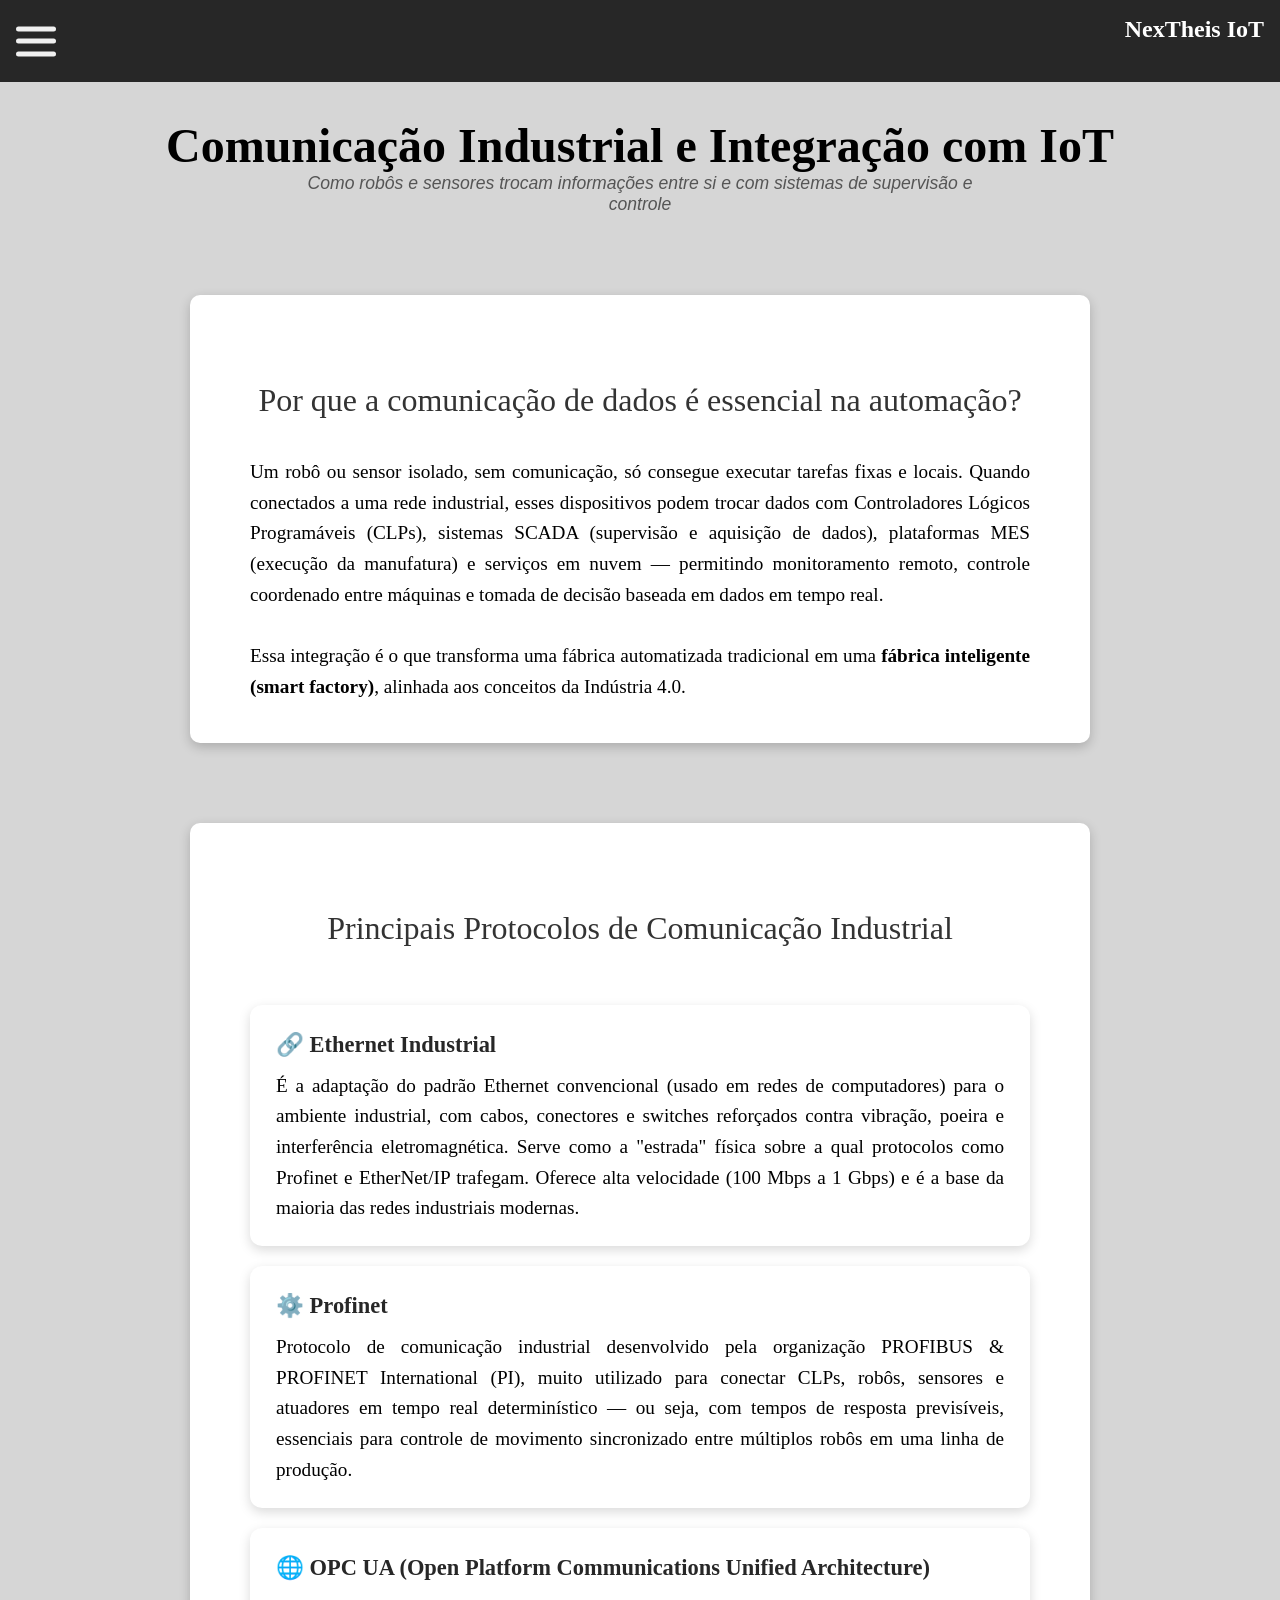
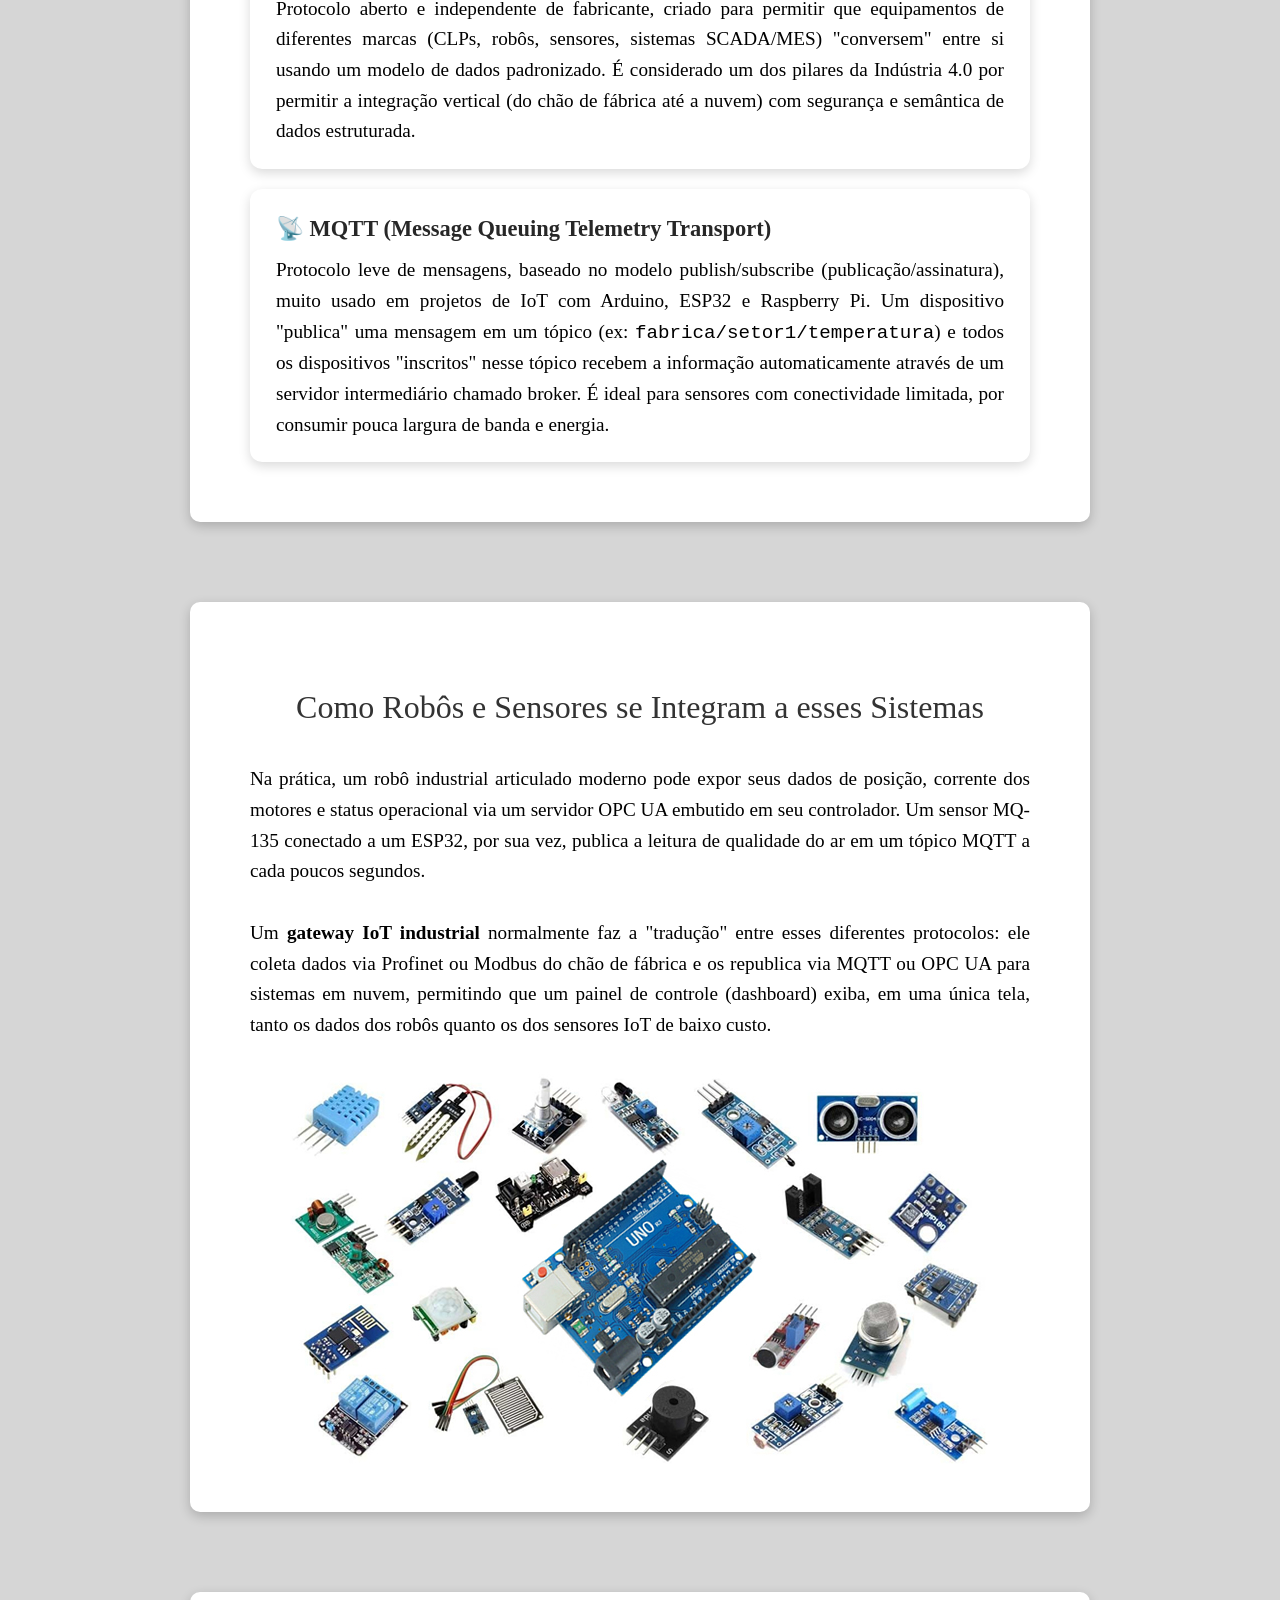
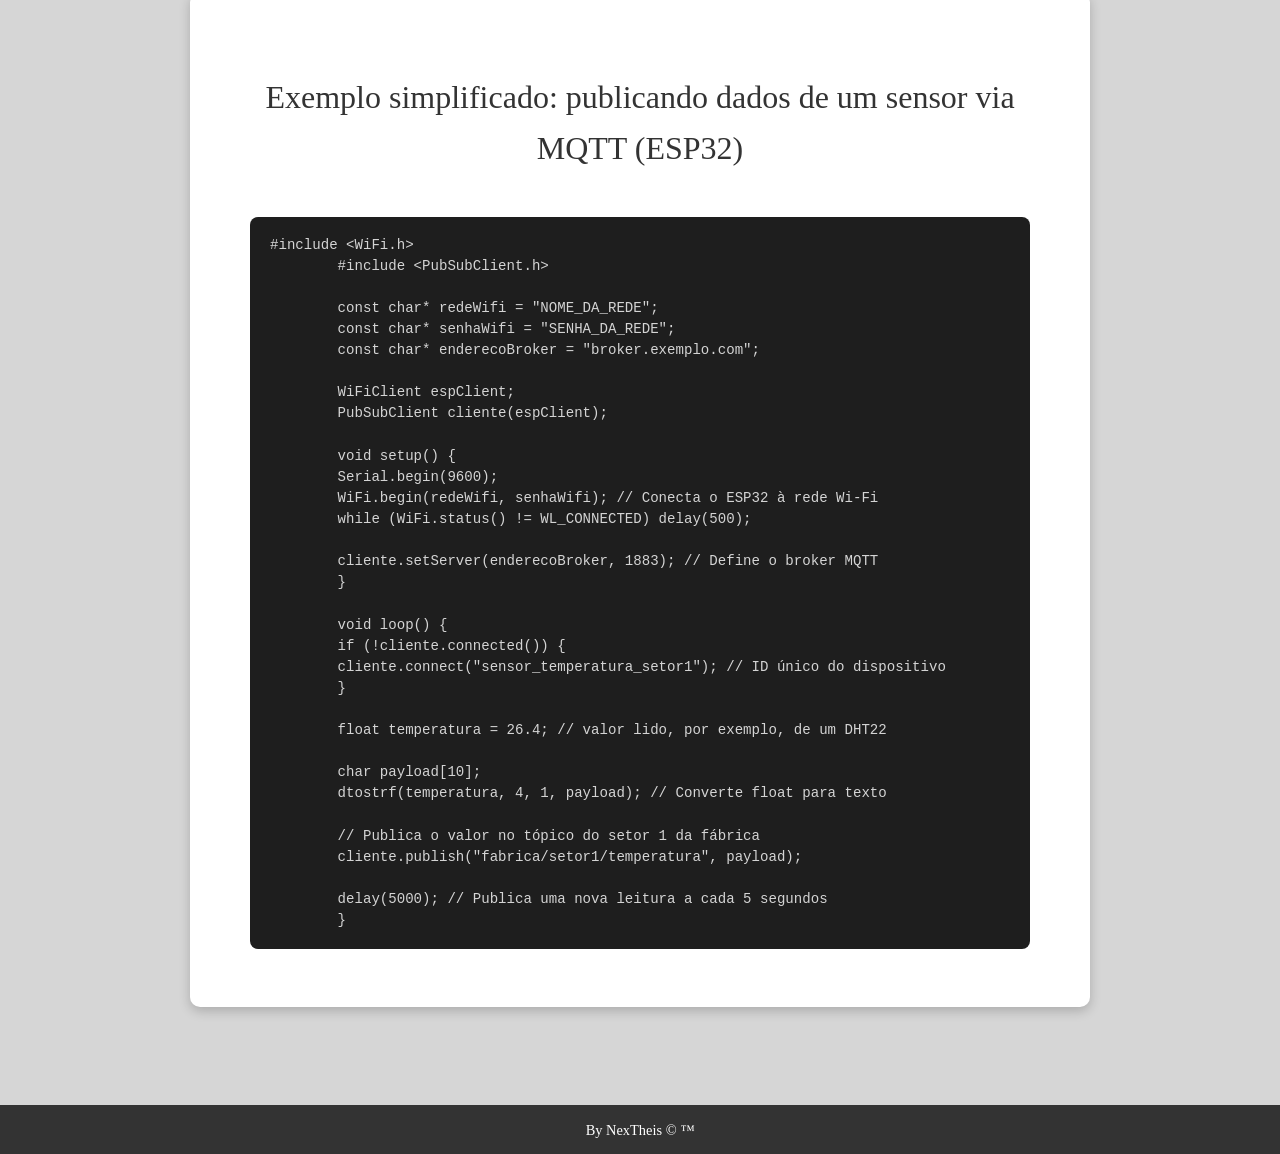
<file: comunicacao.html>
<!DOCTYPE html>
<html lang="pt-BR">

<head>
  <meta charset="UTF-8">
  <meta name="viewport" content="width=device-width, initial-scale=1.0">
  <script src="./java.js" defer></script>
  <link rel="stylesheet" href="./style.css">
  <link rel="shortcut icon" href="./img/ChatGPT_Image_1_12_2025__19_52_46-removebg-preview.png" type="image/png">
  <title>Comunicação Industrial e Integração com IoT</title>
</head>

<body>
  <header>
    <div class="off-screen-menu">
      <ul>
        <li><a href="./index.html">Início</a></li>
        <li><a href="./robos.html">Robôs Industriais</a></li>
        <li><a href="./sensores.html">Sensores IoT</a></li>
        <li><a href="./arduino.html">Arduino</a></li>
        <li><a href="./comunicacao.html">Comunicação Industrial</a></li>
        <li><a href="./tinkercad.html">Desafios Tinkercad</a></li>
        <li><a href="./esp8266.html">ESP8266 / NodeMCU</a></li>
        <li><a href="./quiz.html">Quiz</a></li>
      </ul>
    </div>
    <nav>
      <div class="ham-menu">
        <span></span>
        <span></span>
        <span></span>
      </div>
      <h1 class="marca">NexTheis IoT</h1>
    </nav>
  </header>
  <br><br>
  <main>
    <h1 class="titulo">Comunicação Industrial e Integração com IoT</h1>
    <p class="subtitulo">Como robôs e sensores trocam informações entre si e com sistemas de supervisão e controle</p>

    <section class="p0">
      <p class="p1">Por que a comunicação de dados é essencial na automação?</p>
      <br>
      <p class="p2">Um robô ou sensor isolado, sem comunicação, só consegue executar tarefas fixas e locais. Quando
        conectados a uma rede industrial, esses dispositivos podem trocar dados com Controladores Lógicos Programáveis
        (CLPs), sistemas SCADA (supervisão e aquisição de dados), plataformas MES (execução da manufatura) e serviços em
        nuvem — permitindo monitoramento remoto, controle coordenado entre máquinas e tomada de decisão baseada em dados
        em tempo real.</p>
      <br>
      <p class="p2">Essa integração é o que transforma uma fábrica automatizada tradicional em uma <strong>fábrica
          inteligente (smart factory)</strong>, alinhada aos conceitos da Indústria 4.0.</p>
    </section>

    <section class="p0">
      <p class="p1">Principais Protocolos de Comunicação Industrial</p>
      <br>

      <div class="protocolo-card">
        <h3>🔗 Ethernet Industrial</h3>
        <p class="p2">É a adaptação do padrão Ethernet convencional (usado em redes de computadores) para o ambiente
          industrial, com cabos, conectores e switches reforçados contra vibração, poeira e interferência
          eletromagnética. Serve como a "estrada" física sobre a qual protocolos como Profinet e EtherNet/IP trafegam.
          Oferece alta velocidade (100 Mbps a 1 Gbps) e é a base da maioria das redes industriais modernas.</p>
      </div>

      <div class="protocolo-card">
        <h3>⚙️ Profinet</h3>
        <p class="p2">Protocolo de comunicação industrial desenvolvido pela organização PROFIBUS &amp; PROFINET
          International (PI), muito utilizado para conectar CLPs, robôs, sensores e atuadores em tempo real
          determinístico — ou seja, com tempos de resposta previsíveis, essenciais para controle de movimento
          sincronizado entre múltiplos robôs em uma linha de produção.</p>
      </div>

      <div class="protocolo-card">
        <h3>🌐 OPC UA (Open Platform Communications Unified Architecture)</h3>
        <p class="p2">Protocolo aberto e independente de fabricante, criado para permitir que equipamentos de diferentes
          marcas (CLPs, robôs, sensores, sistemas SCADA/MES) "conversem" entre si usando um modelo de dados padronizado.
          É considerado um dos pilares da Indústria 4.0 por permitir a integração vertical (do chão de fábrica até a
          nuvem) com segurança e semântica de dados estruturada.</p>
      </div>

      <div class="protocolo-card">
        <h3>📡 MQTT (Message Queuing Telemetry Transport)</h3>
        <p class="p2">Protocolo leve de mensagens, baseado no modelo publish/subscribe (publicação/assinatura), muito
          usado em projetos de IoT com Arduino, ESP32 e Raspberry Pi. Um dispositivo "publica" uma mensagem em um tópico
          (ex: <code>fabrica/setor1/temperatura</code>) e todos os dispositivos "inscritos" nesse tópico recebem a
          informação automaticamente através de um servidor intermediário chamado broker. É ideal para sensores com
          conectividade limitada, por consumir pouca largura de banda e energia.</p>
      </div>
    </section>

    <section class="p0">
      <p class="p1">Como Robôs e Sensores se Integram a esses Sistemas</p>
      <br>
      <p class="p2">Na prática, um robô industrial articulado moderno pode expor seus dados de posição, corrente dos
        motores e status operacional via um servidor OPC UA embutido em seu controlador. Um sensor MQ-135 conectado a um
        ESP32, por sua vez, publica a leitura de qualidade do ar em um tópico MQTT a cada poucos segundos.</p>
      <br>
      <p class="p2">Um <strong>gateway IoT industrial</strong> normalmente faz a "tradução" entre esses diferentes
        protocolos: ele coleta dados via Profinet ou Modbus do chão de fábrica e os republica via MQTT ou OPC UA para
        sistemas em nuvem, permitindo que um painel de controle (dashboard) exiba, em uma única tela, tanto os dados dos
        robôs quanto os dos sensores IoT de baixo custo.</p>
      <br>
      <div class="img">
        <img src="./img/sensores.jpg"
          alt="Sensores e dispositivos conectados representando a integração de dados industriais">
      </div>
    </section>

    <section class="p0">
      <p class="p1">Exemplo simplificado: publicando dados de um sensor via MQTT (ESP32)</p>
      <br>
      <div class="codigo-box">#include &lt;WiFi.h&gt;
        #include &lt;PubSubClient.h&gt;

        const char* redeWifi = "NOME_DA_REDE";
        const char* senhaWifi = "SENHA_DA_REDE";
        const char* enderecoBroker = "broker.exemplo.com";

        WiFiClient espClient;
        PubSubClient cliente(espClient);

        void setup() {
        Serial.begin(9600);
        WiFi.begin(redeWifi, senhaWifi); // Conecta o ESP32 à rede Wi-Fi
        while (WiFi.status() != WL_CONNECTED) delay(500);

        cliente.setServer(enderecoBroker, 1883); // Define o broker MQTT
        }

        void loop() {
        if (!cliente.connected()) {
        cliente.connect("sensor_temperatura_setor1"); // ID único do dispositivo
        }

        float temperatura = 26.4; // valor lido, por exemplo, de um DHT22

        char payload[10];
        dtostrf(temperatura, 4, 1, payload); // Converte float para texto

        // Publica o valor no tópico do setor 1 da fábrica
        cliente.publish("fabrica/setor1/temperatura", payload);

        delay(5000); // Publica uma nova leitura a cada 5 segundos
        }</div>
    </section>
  </main>
  <br>
  <footer>
    <p>By NexTheis &copy; &trade; </p>
  </footer>
</body>

</html>
</file>
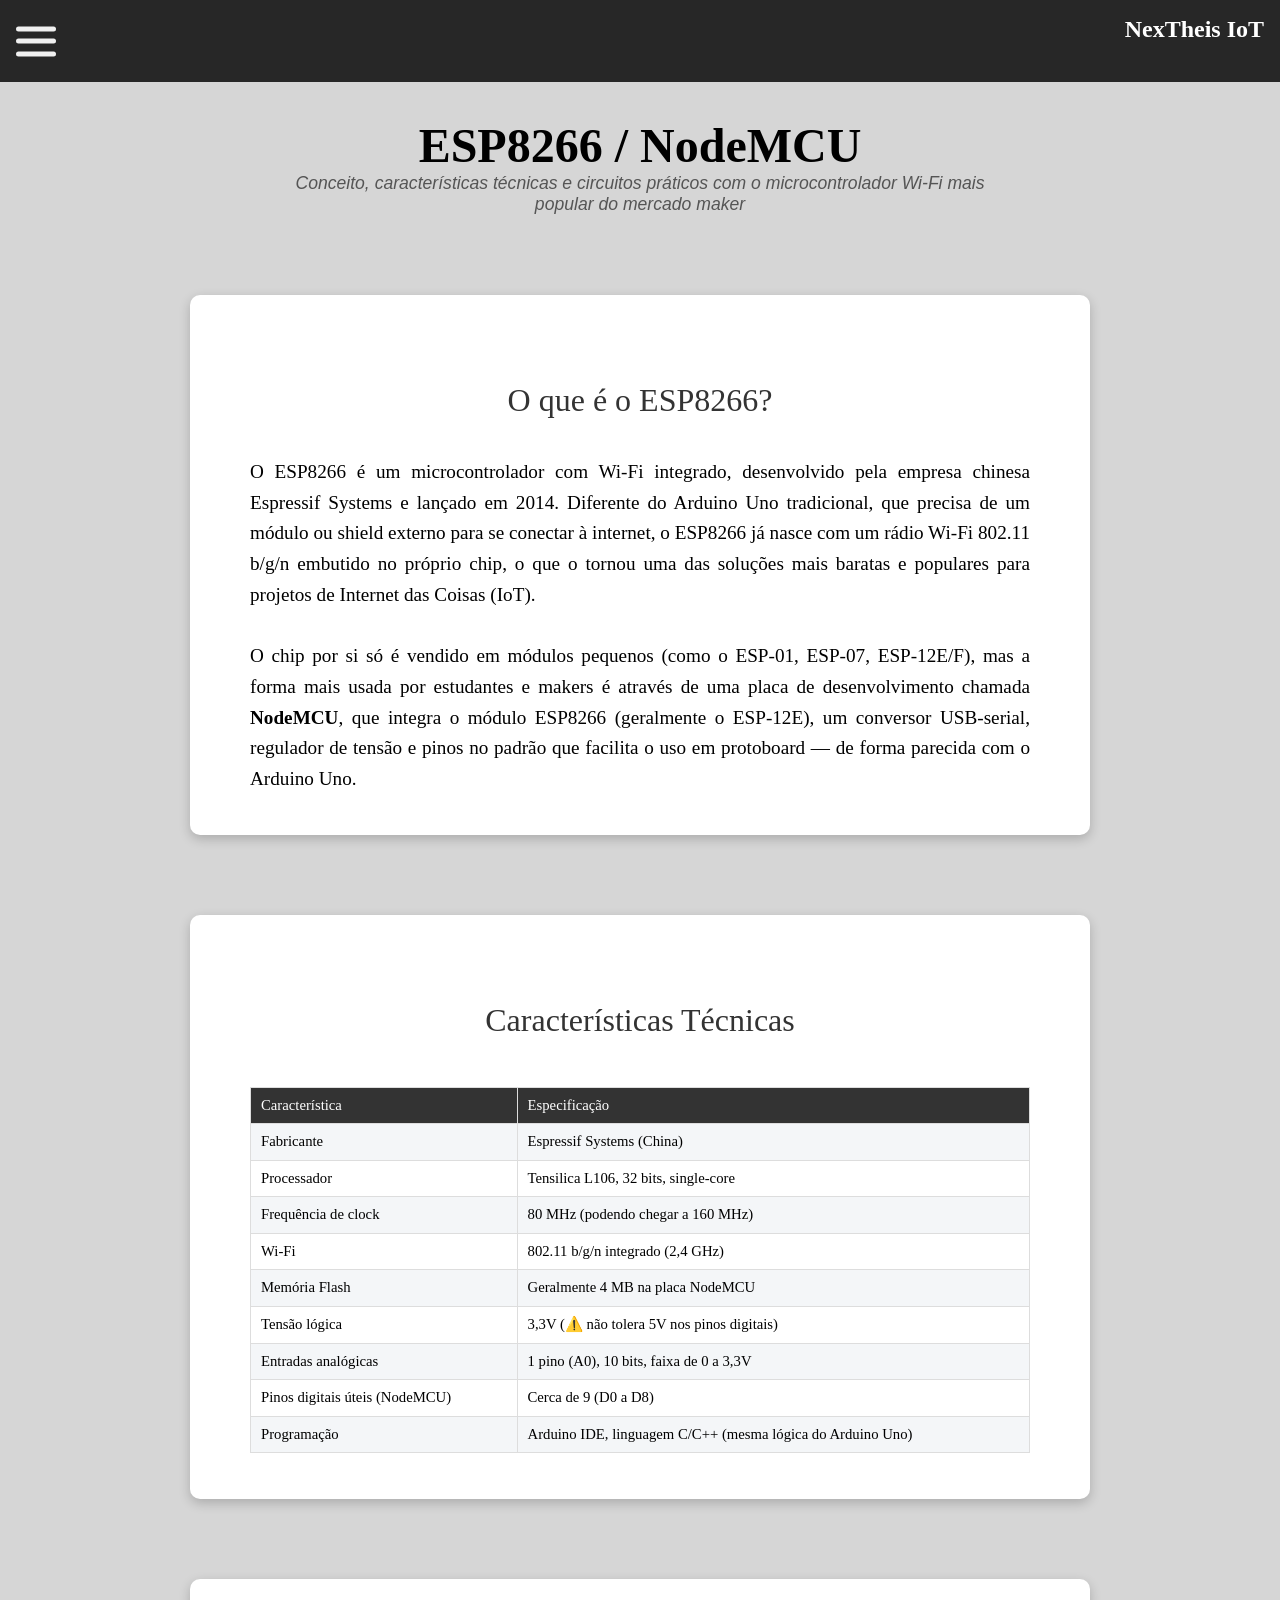
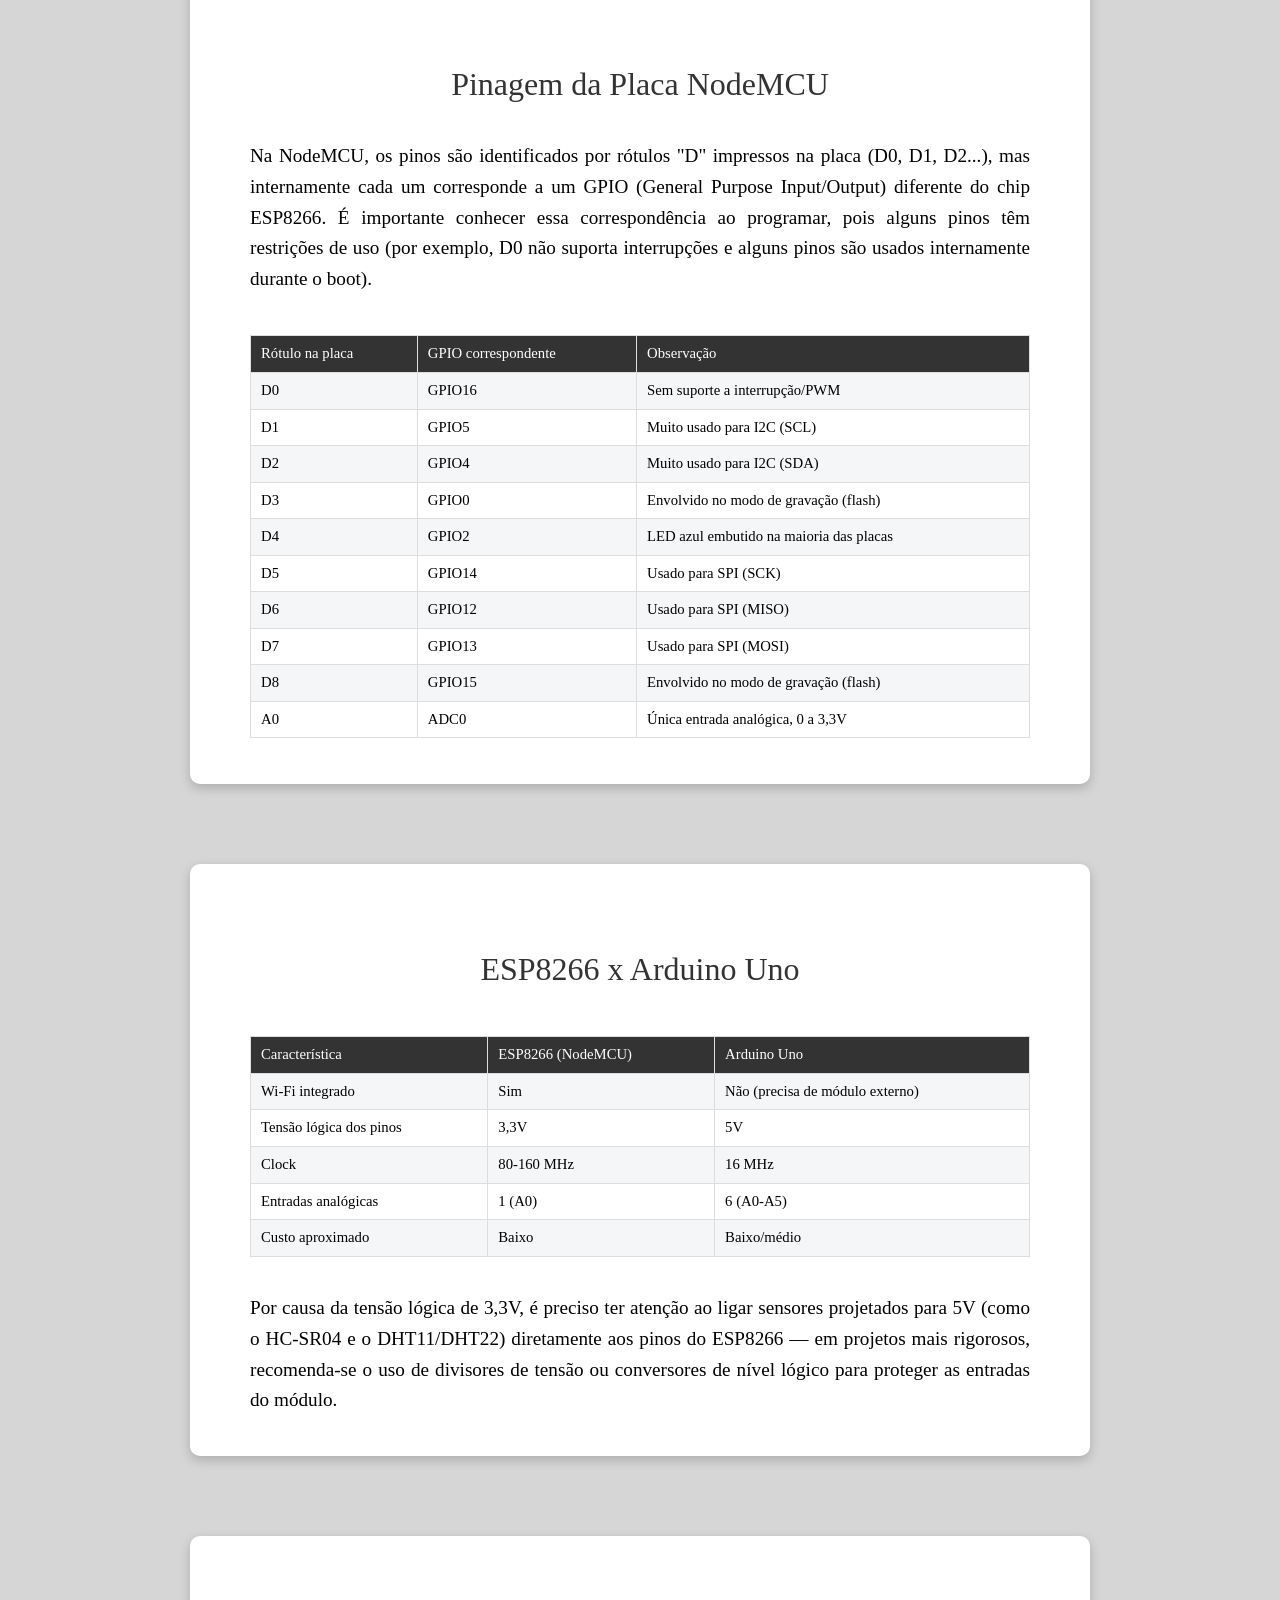
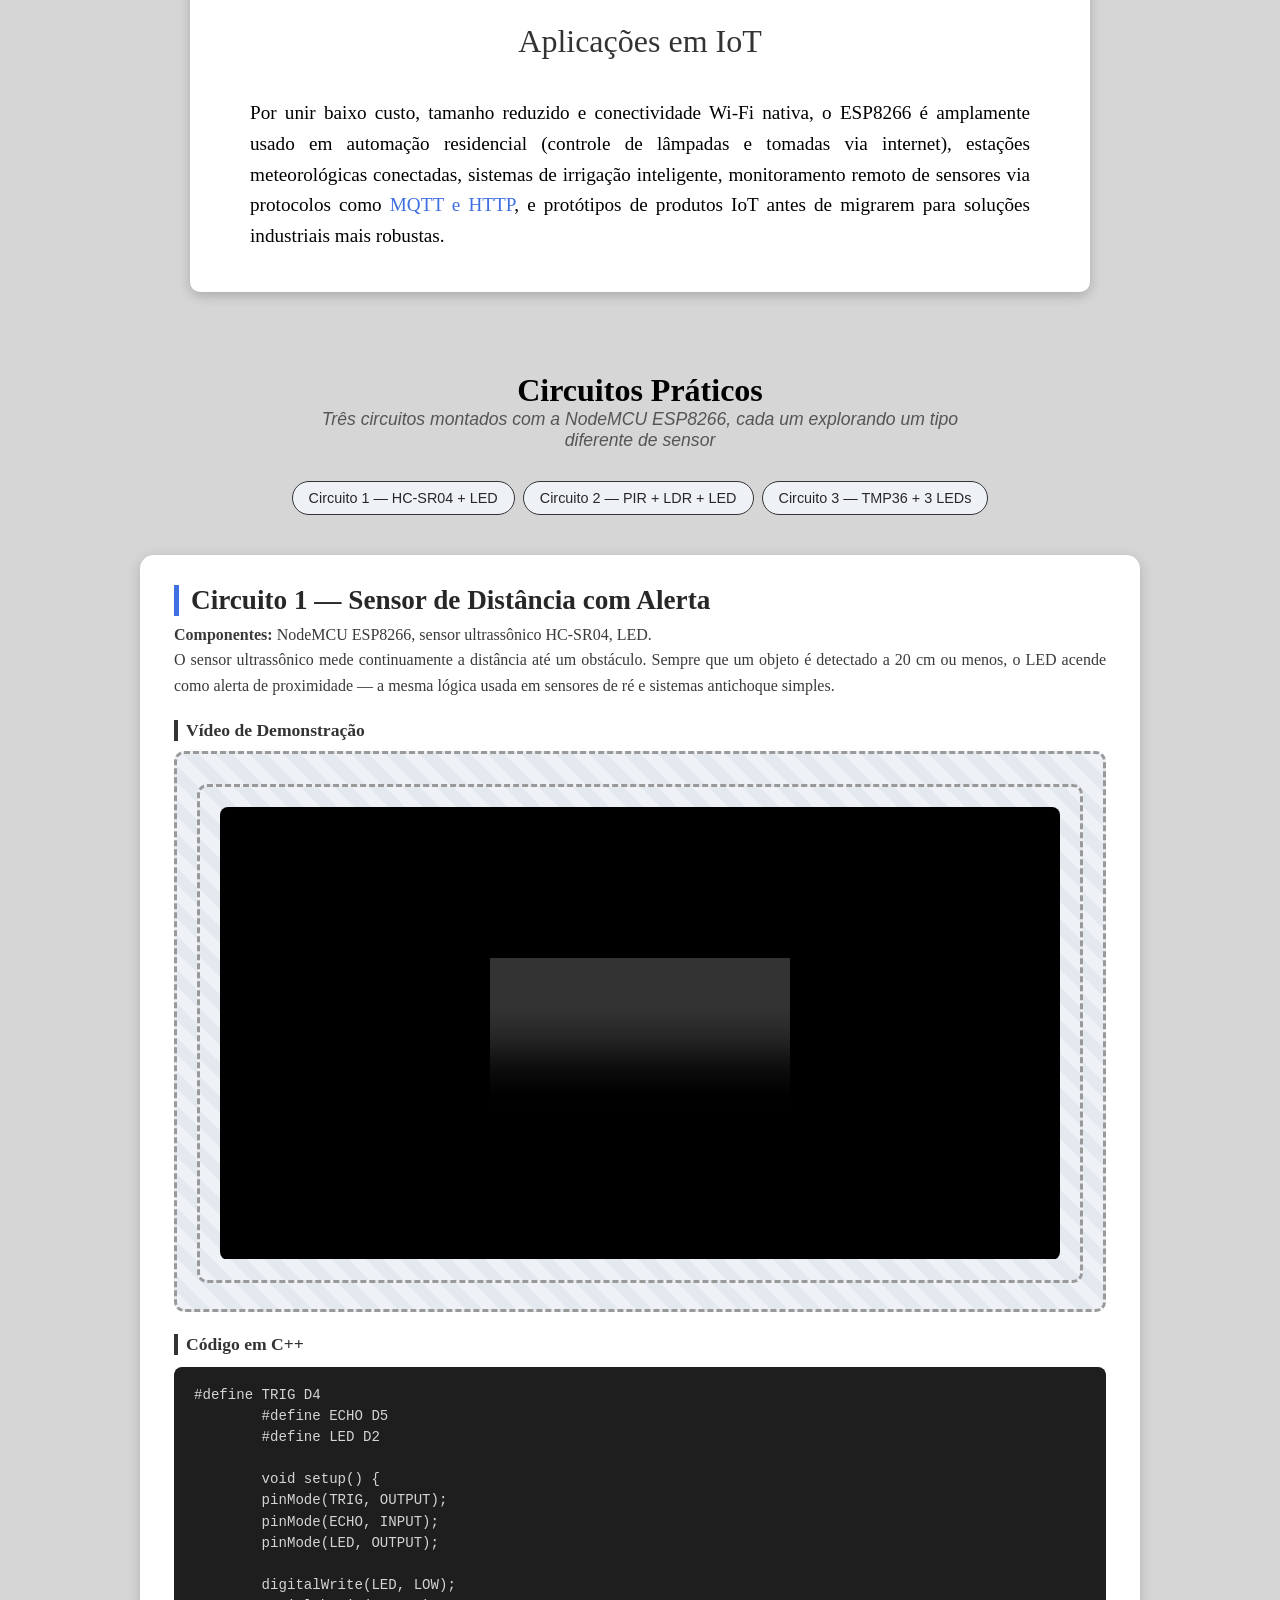
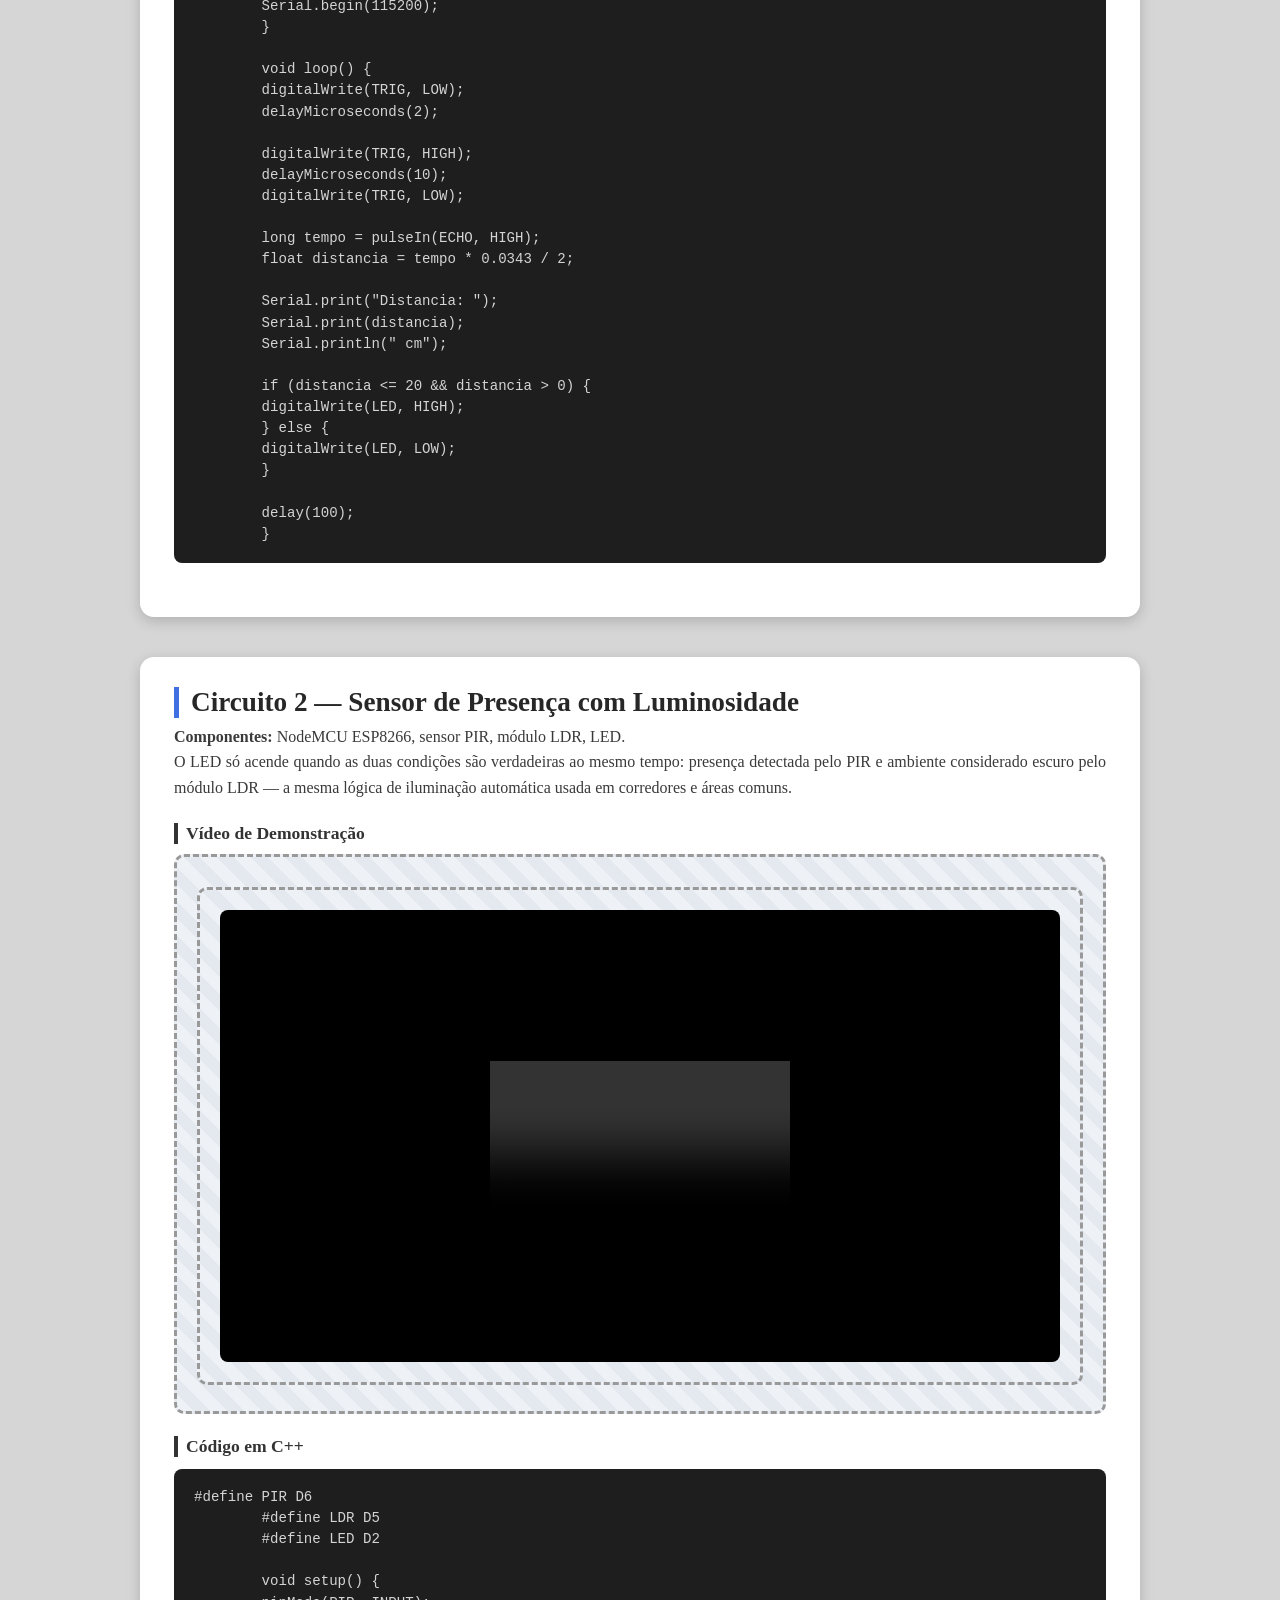
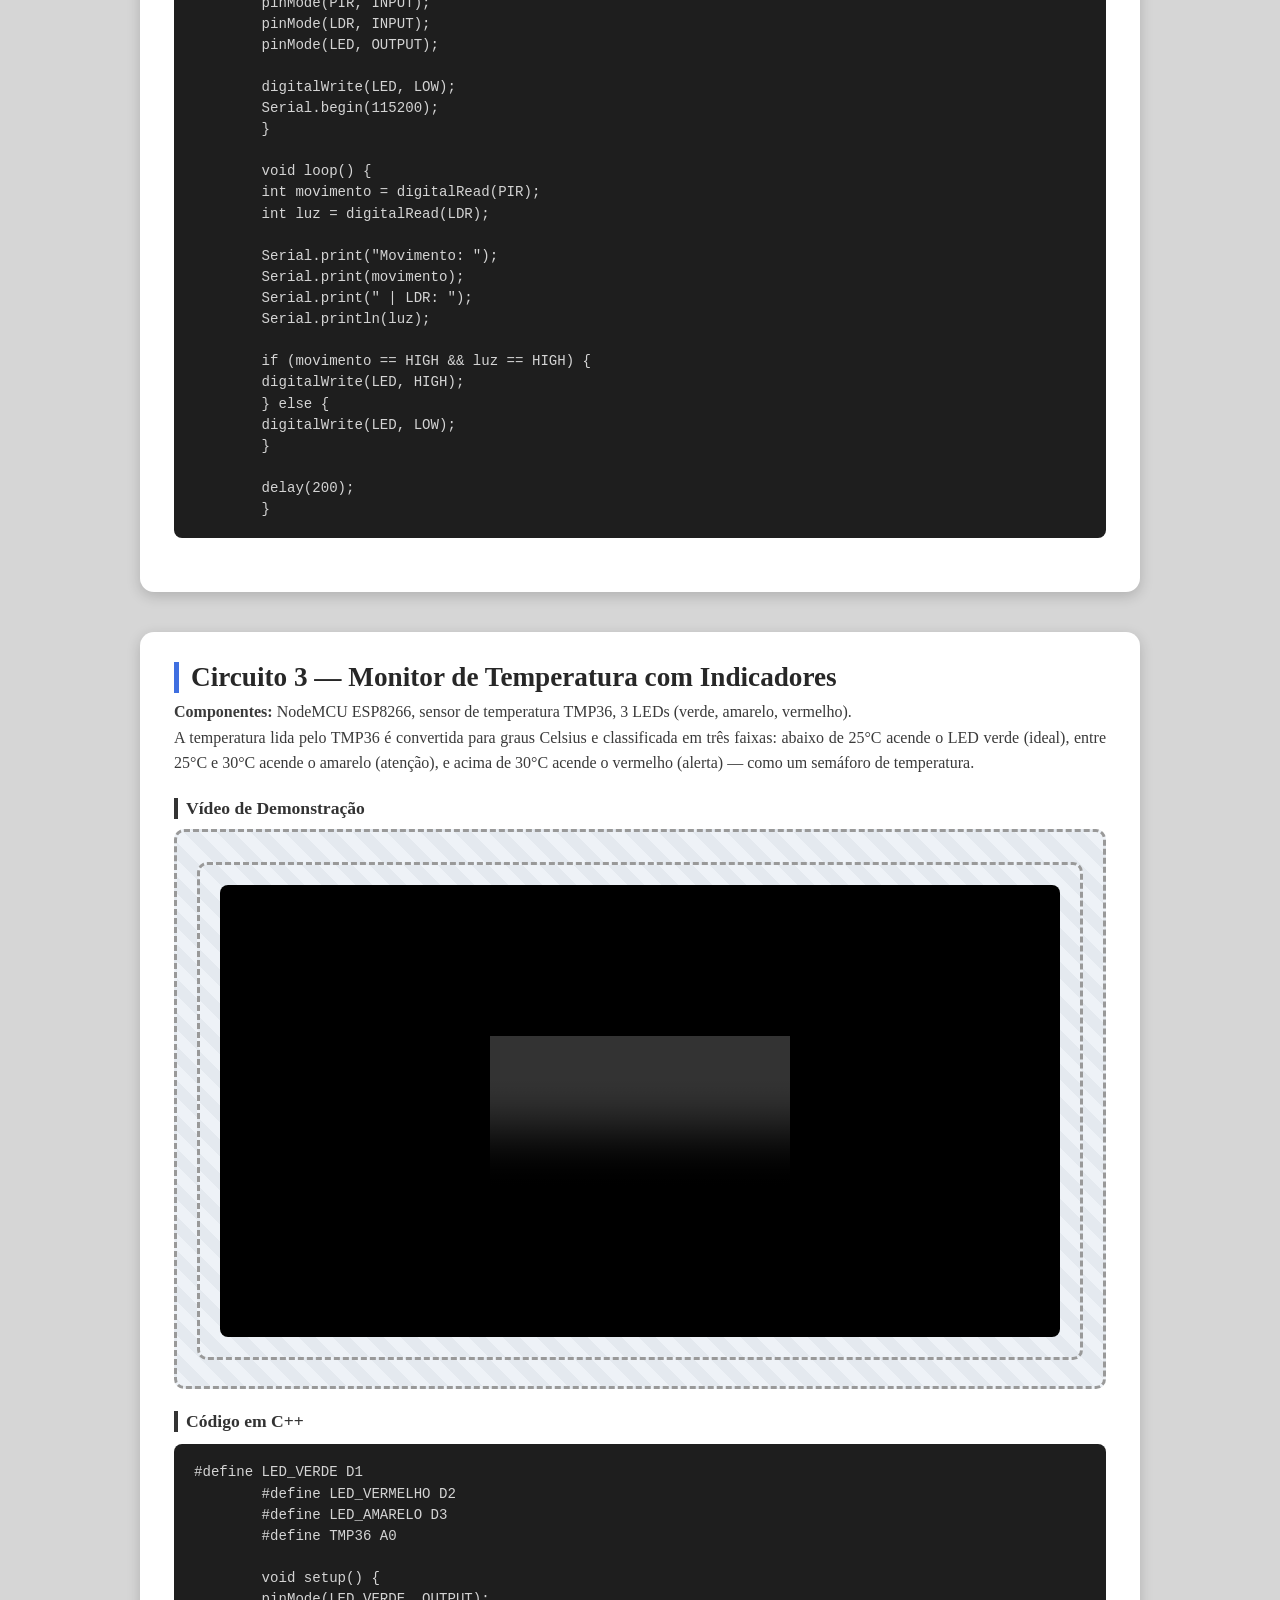
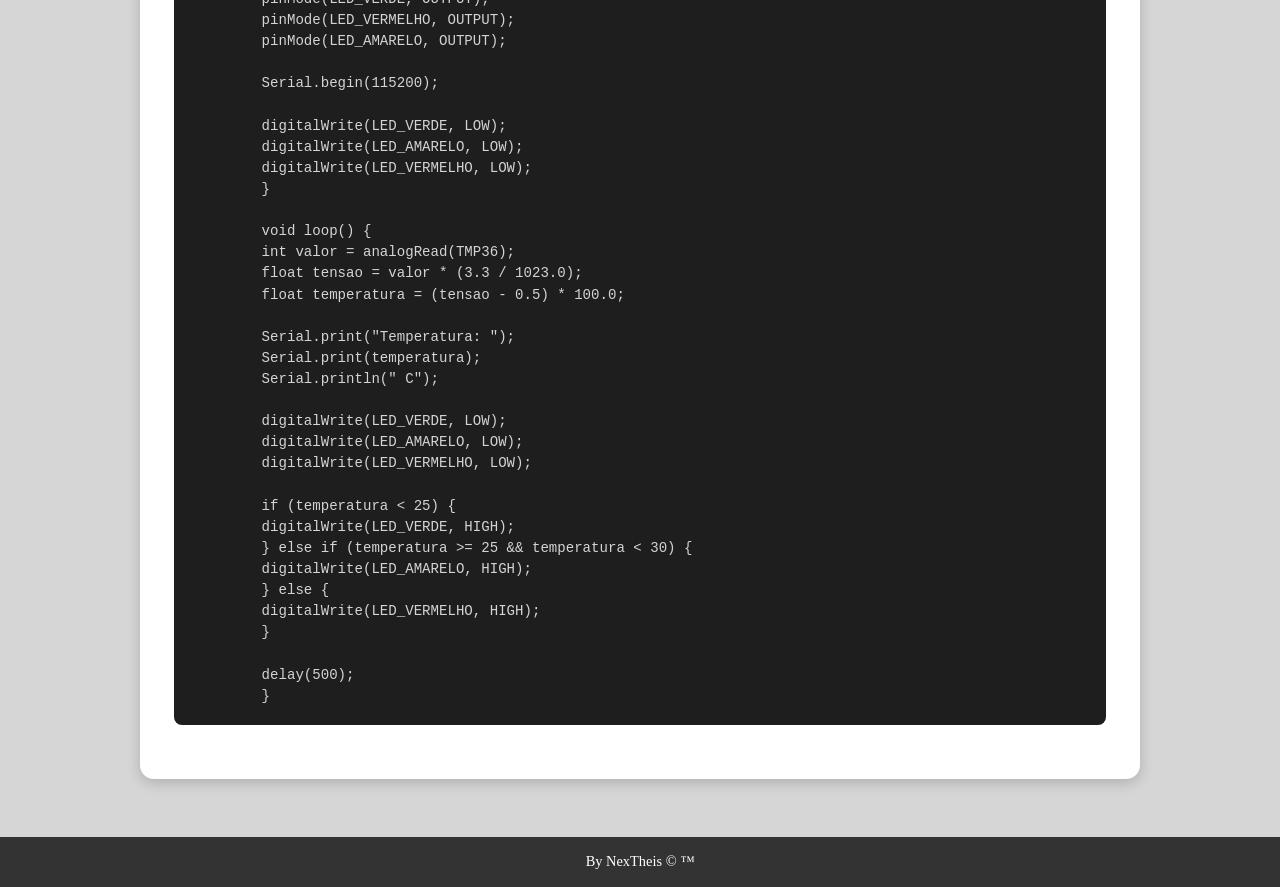
<file: esp8266.html>
<!DOCTYPE html>
<html lang="pt-BR">

<head>
  <meta charset="UTF-8">
  <meta name="viewport" content="width=device-width, initial-scale=1.0">
  <script src="./java.js" defer></script>
  <link rel="stylesheet" href="./style.css">
  <link rel="shortcut icon" href="./img/ChatGPT_Image_1_12_2025__19_52_46-removebg-preview.png" type="image/png">
  <title>ESP8266 / NodeMCU</title>
</head>

<body>
  <header>
    <div class="off-screen-menu">
      <ul>
        <li><a href="./index.html">Início</a></li>
        <li><a href="./robos.html">Robôs Industriais</a></li>
        <li><a href="./sensores.html">Sensores IoT</a></li>
        <li><a href="./arduino.html">Arduino</a></li>
        <li><a href="./comunicacao.html">Comunicação Industrial</a></li>
        <li><a href="./tinkercad.html">Desafios Tinkercad</a></li>
        <li><a href="./esp8266.html">ESP8266 / NodeMCU</a></li>
        <li><a href="./quiz.html">Quiz</a></li>
      </ul>
    </div>
    <nav>
      <div class="ham-menu">
        <span></span>
        <span></span>
        <span></span>
      </div>
      <h1 class="marca">NexTheis IoT</h1>
    </nav>
  </header>
  <br><br>
  <main>
    <h1 class="titulo">ESP8266 / NodeMCU</h1>
    <p class="subtitulo">Conceito, características técnicas e circuitos práticos com o microcontrolador Wi-Fi mais
      popular do mercado maker</p>

    <section class="p0">
      <p class="p1">O que é o ESP8266?</p>
      <br>
      <p class="p2">O ESP8266 é um microcontrolador com Wi-Fi integrado, desenvolvido pela empresa chinesa Espressif
        Systems e lançado em 2014. Diferente do Arduino Uno tradicional, que precisa de um módulo ou shield externo para
        se conectar à internet, o ESP8266 já nasce com um rádio Wi-Fi 802.11 b/g/n embutido no próprio chip, o que o
        tornou uma das soluções mais baratas e populares para projetos de Internet das Coisas (IoT).</p>
      <br>
      <p class="p2">O chip por si só é vendido em módulos pequenos (como o ESP-01, ESP-07, ESP-12E/F), mas a forma mais
        usada por estudantes e makers é através de uma placa de desenvolvimento chamada <strong>NodeMCU</strong>, que
        integra o módulo ESP8266 (geralmente o ESP-12E), um conversor USB-serial, regulador de tensão e pinos no padrão
        que facilita o uso em protoboard — de forma parecida com o Arduino Uno.</p>
    </section>

    <section class="p0">
      <p class="p1">Características Técnicas</p>
      <br>
      <table class="tabela-specs">
        <tr>
          <th>Característica</th>
          <th>Especificação</th>
        </tr>
        <tr>
          <td>Fabricante</td>
          <td>Espressif Systems (China)</td>
        </tr>
        <tr>
          <td>Processador</td>
          <td>Tensilica L106, 32 bits, single-core</td>
        </tr>
        <tr>
          <td>Frequência de clock</td>
          <td>80 MHz (podendo chegar a 160 MHz)</td>
        </tr>
        <tr>
          <td>Wi-Fi</td>
          <td>802.11 b/g/n integrado (2,4 GHz)</td>
        </tr>
        <tr>
          <td>Memória Flash</td>
          <td>Geralmente 4 MB na placa NodeMCU</td>
        </tr>
        <tr>
          <td>Tensão lógica</td>
          <td>3,3V (⚠️ não tolera 5V nos pinos digitais)</td>
        </tr>
        <tr>
          <td>Entradas analógicas</td>
          <td>1 pino (A0), 10 bits, faixa de 0 a 3,3V</td>
        </tr>
        <tr>
          <td>Pinos digitais úteis (NodeMCU)</td>
          <td>Cerca de 9 (D0 a D8)</td>
        </tr>
        <tr>
          <td>Programação</td>
          <td>Arduino IDE, linguagem C/C++ (mesma lógica do Arduino Uno)</td>
        </tr>
      </table>
    </section>

    <section class="p0">
      <p class="p1">Pinagem da Placa NodeMCU</p>
      <br>
      <p class="p2">Na NodeMCU, os pinos são identificados por rótulos "D" impressos na placa (D0, D1, D2...), mas
        internamente cada um corresponde a um GPIO (General Purpose Input/Output) diferente do chip ESP8266. É
        importante conhecer essa correspondência ao programar, pois alguns pinos têm restrições de uso (por exemplo, D0
        não suporta interrupções e alguns pinos são usados internamente durante o boot).</p>
      <br>
      <table class="tabela-specs">
        <tr>
          <th>Rótulo na placa</th>
          <th>GPIO correspondente</th>
          <th>Observação</th>
        </tr>
        <tr>
          <td>D0</td>
          <td>GPIO16</td>
          <td>Sem suporte a interrupção/PWM</td>
        </tr>
        <tr>
          <td>D1</td>
          <td>GPIO5</td>
          <td>Muito usado para I2C (SCL)</td>
        </tr>
        <tr>
          <td>D2</td>
          <td>GPIO4</td>
          <td>Muito usado para I2C (SDA)</td>
        </tr>
        <tr>
          <td>D3</td>
          <td>GPIO0</td>
          <td>Envolvido no modo de gravação (flash)</td>
        </tr>
        <tr>
          <td>D4</td>
          <td>GPIO2</td>
          <td>LED azul embutido na maioria das placas</td>
        </tr>
        <tr>
          <td>D5</td>
          <td>GPIO14</td>
          <td>Usado para SPI (SCK)</td>
        </tr>
        <tr>
          <td>D6</td>
          <td>GPIO12</td>
          <td>Usado para SPI (MISO)</td>
        </tr>
        <tr>
          <td>D7</td>
          <td>GPIO13</td>
          <td>Usado para SPI (MOSI)</td>
        </tr>
        <tr>
          <td>D8</td>
          <td>GPIO15</td>
          <td>Envolvido no modo de gravação (flash)</td>
        </tr>
        <tr>
          <td>A0</td>
          <td>ADC0</td>
          <td>Única entrada analógica, 0 a 3,3V</td>
        </tr>
      </table>
    </section>

    <section class="p0">
      <p class="p1">ESP8266 x Arduino Uno</p>
      <br>
      <table class="tabela-specs">
        <tr>
          <th>Característica</th>
          <th>ESP8266 (NodeMCU)</th>
          <th>Arduino Uno</th>
        </tr>
        <tr>
          <td>Wi-Fi integrado</td>
          <td>Sim</td>
          <td>Não (precisa de módulo externo)</td>
        </tr>
        <tr>
          <td>Tensão lógica dos pinos</td>
          <td>3,3V</td>
          <td>5V</td>
        </tr>
        <tr>
          <td>Clock</td>
          <td>80-160 MHz</td>
          <td>16 MHz</td>
        </tr>
        <tr>
          <td>Entradas analógicas</td>
          <td>1 (A0)</td>
          <td>6 (A0-A5)</td>
        </tr>
        <tr>
          <td>Custo aproximado</td>
          <td>Baixo</td>
          <td>Baixo/médio</td>
        </tr>
      </table>
      <br>
      <p class="p2">Por causa da tensão lógica de 3,3V, é preciso ter atenção ao ligar sensores projetados para 5V (como
        o HC-SR04 e o DHT11/DHT22) diretamente aos pinos do ESP8266 — em projetos mais rigorosos, recomenda-se o uso de
        divisores de tensão ou conversores de nível lógico para proteger as entradas do módulo.</p>
    </section>

    <section class="p0">
      <p class="p1">Aplicações em IoT</p>
      <br>
      <p class="p2">Por unir baixo custo, tamanho reduzido e conectividade Wi-Fi nativa, o ESP8266 é amplamente usado em
        automação residencial (controle de lâmpadas e tomadas via internet), estações meteorológicas conectadas,
        sistemas de irrigação inteligente, monitoramento remoto de sensores via protocolos como <a
          href="./comunicacao.html" style="color:#3f6fe0;">MQTT e HTTP</a>, e protótipos de produtos IoT antes de
        migrarem para soluções industriais mais robustas.</p>
    </section>

    <h2 class="titulo" style="font-size:2rem; margin-top:60px;">Circuitos Práticos</h2>
    <p class="subtitulo">Três circuitos montados com a NodeMCU ESP8266, cada um explorando um tipo diferente de sensor
    </p>

    <div class="ancora-menu">
      <a class="ancora-link" href="#circuito1">Circuito 1 — HC-SR04 + LED</a>
      <a class="ancora-link" href="#circuito2">Circuito 2 — PIR + LDR + LED</a>
      <a class="ancora-link" href="#circuito3">Circuito 3 — TMP36 + 3 LEDs</a>
    </div>

    <article class="desafio-card" id="circuito1">
      <h2>Circuito 1 — Sensor de Distância com Alerta</h2>
      <p><strong>Componentes:</strong> NodeMCU ESP8266, sensor ultrassônico HC-SR04, LED.</p>
      <p>O sensor ultrassônico mede continuamente a distância até um obstáculo. Sempre que um objeto é detectado a 20 cm
        ou menos, o LED acende como alerta de proximidade — a mesma lógica usada em sensores de ré e sistemas antichoque
        simples.</p>

      <h4>Vídeo de Demonstração</h4>
      <div class="video-placeholder">
        <div class="video-placeholder">
          <iframe src="./img/distancia_esp.mp4" title="Vídeo Circuito 1 - HC-SR04 + LED" allowfullscreen></iframe>
        </div>
      </div>

      <h4>Código em C++</h4>
      <div class="codigo-box">#define TRIG D4
        #define ECHO D5
        #define LED D2

        void setup() {
        pinMode(TRIG, OUTPUT);
        pinMode(ECHO, INPUT);
        pinMode(LED, OUTPUT);

        digitalWrite(LED, LOW);
        Serial.begin(115200);
        }

        void loop() {
        digitalWrite(TRIG, LOW);
        delayMicroseconds(2);

        digitalWrite(TRIG, HIGH);
        delayMicroseconds(10);
        digitalWrite(TRIG, LOW);

        long tempo = pulseIn(ECHO, HIGH);
        float distancia = tempo * 0.0343 / 2;

        Serial.print("Distancia: ");
        Serial.print(distancia);
        Serial.println(" cm");

        if (distancia &lt;= 20 && distancia &gt; 0) {
        digitalWrite(LED, HIGH);
        } else {
        digitalWrite(LED, LOW);
        }

        delay(100);
        }</div>
    </article>

    <article class="desafio-card" id="circuito2">
      <h2>Circuito 2 — Sensor de Presença com Luminosidade</h2>
      <p><strong>Componentes:</strong> NodeMCU ESP8266, sensor PIR, módulo LDR, LED.</p>
      <p>O LED só acende quando as duas condições são verdadeiras ao mesmo tempo: presença detectada pelo PIR e ambiente
        considerado escuro pelo módulo LDR — a mesma lógica de iluminação automática usada em corredores e áreas comuns.
      </p>

      <h4>Vídeo de Demonstração</h4>
      <div class="video-placeholder">
        <div class="video-placeholder">
          <iframe src="./img/iluminosidade_esp.mp4" title="Vídeo Circuito 2 - PIR + LDR + LED" allowfullscreen></iframe>
        </div>
      </div>

      <h4>Código em C++</h4>
      <div class="codigo-box">#define PIR D6
        #define LDR D5
        #define LED D2

        void setup() {
        pinMode(PIR, INPUT);
        pinMode(LDR, INPUT);
        pinMode(LED, OUTPUT);

        digitalWrite(LED, LOW);
        Serial.begin(115200);
        }

        void loop() {
        int movimento = digitalRead(PIR);
        int luz = digitalRead(LDR);

        Serial.print("Movimento: ");
        Serial.print(movimento);
        Serial.print(" | LDR: ");
        Serial.println(luz);

        if (movimento == HIGH && luz == HIGH) {
        digitalWrite(LED, HIGH);
        } else {
        digitalWrite(LED, LOW);
        }

        delay(200);
        }</div>
    </article>


    <article class="desafio-card" id="circuito3">
      <h2>Circuito 3 — Monitor de Temperatura com Indicadores</h2>
      <p><strong>Componentes:</strong> NodeMCU ESP8266, sensor de temperatura TMP36, 3 LEDs (verde, amarelo, vermelho).
      </p>
      <p>A temperatura lida pelo TMP36 é convertida para graus Celsius e classificada em três faixas: abaixo de 25°C
        acende o LED verde (ideal), entre 25°C e 30°C acende o amarelo (atenção), e acima de 30°C acende o vermelho
        (alerta) — como um semáforo de temperatura.</p>

      <h4>Vídeo de Demonstração</h4>
      <div class="video-placeholder">
        <div class="video-placeholder">
          <iframe src="./img/tresleds_esp.mp4" title="Vídeo Circuito 3 - TMP36 + 3 LEDs" allowfullscreen></iframe>
        </div>
      </div>

      <h4>Código em C++</h4>
      <div class="codigo-box">#define LED_VERDE D1
        #define LED_VERMELHO D2
        #define LED_AMARELO D3
        #define TMP36 A0

        void setup() {
        pinMode(LED_VERDE, OUTPUT);
        pinMode(LED_VERMELHO, OUTPUT);
        pinMode(LED_AMARELO, OUTPUT);

        Serial.begin(115200);

        digitalWrite(LED_VERDE, LOW);
        digitalWrite(LED_AMARELO, LOW);
        digitalWrite(LED_VERMELHO, LOW);
        }

        void loop() {
        int valor = analogRead(TMP36);
        float tensao = valor * (3.3 / 1023.0);
        float temperatura = (tensao - 0.5) * 100.0;

        Serial.print("Temperatura: ");
        Serial.print(temperatura);
        Serial.println(" C");

        digitalWrite(LED_VERDE, LOW);
        digitalWrite(LED_AMARELO, LOW);
        digitalWrite(LED_VERMELHO, LOW);

        if (temperatura &lt; 25) {
        digitalWrite(LED_VERDE, HIGH);
        } else if (temperatura &gt;= 25 && temperatura &lt; 30) {
        digitalWrite(LED_AMARELO, HIGH);
        } else {
        digitalWrite(LED_VERMELHO, HIGH);
        }

        delay(500);
        }</div>
    </article>

  </main>
  <br>
  <footer>
    <p>By NexTheis &copy; &trade; </p>
  </footer>
</body>

</html>
</file>
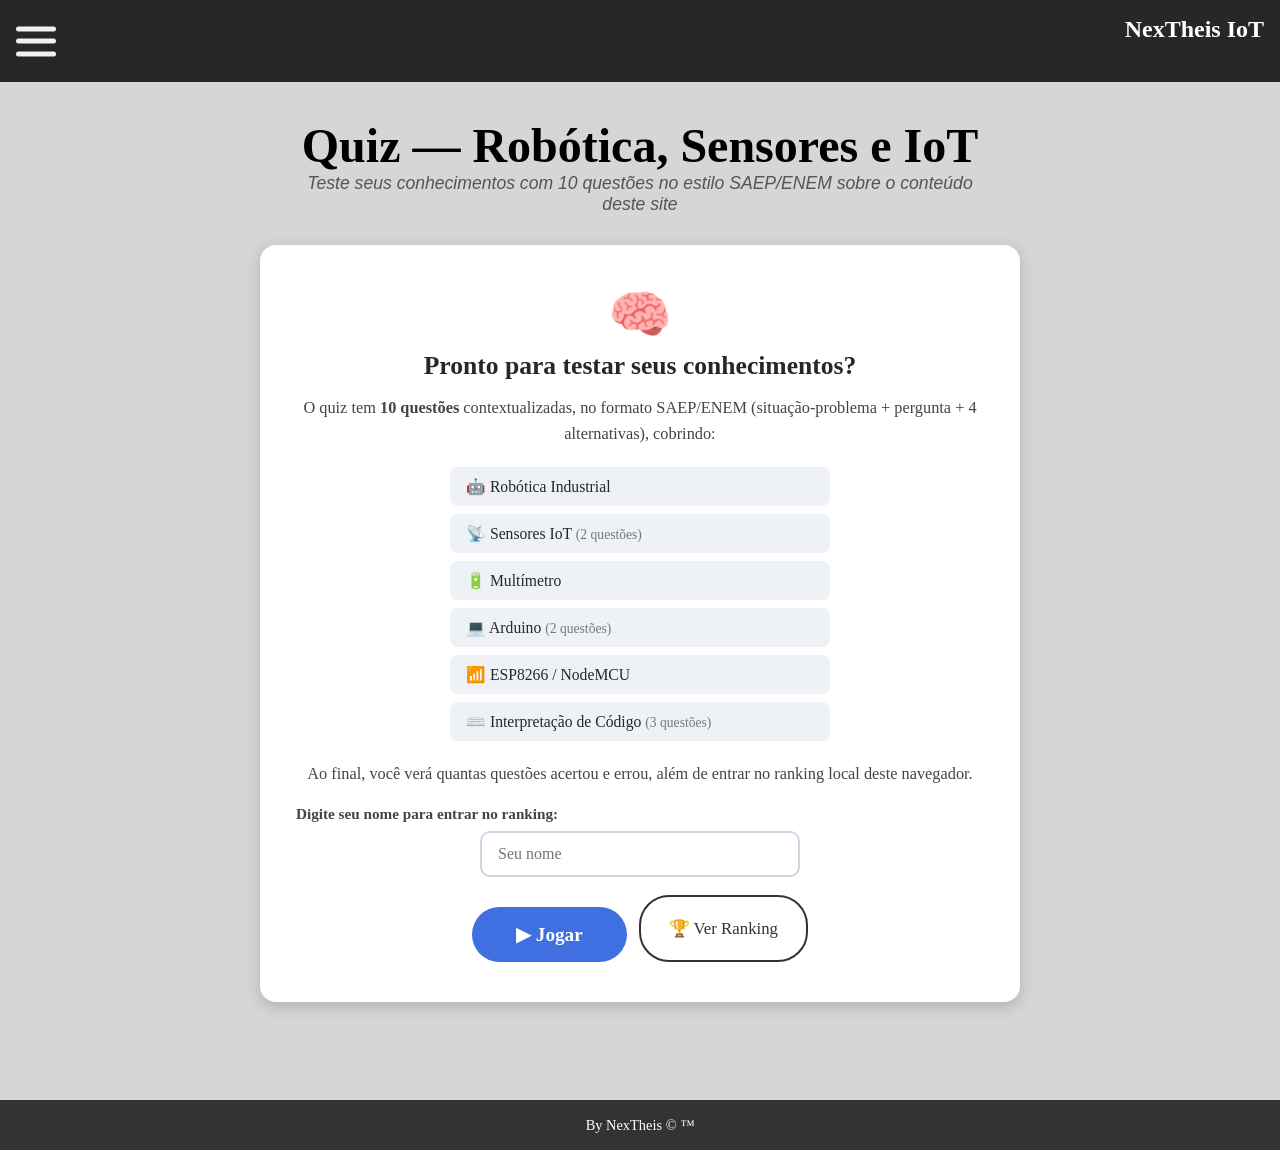
<file: quiz.html>
<!DOCTYPE html>
<html lang="pt-BR">

<head>
  <meta charset="UTF-8">
  <meta name="viewport" content="width=device-width, initial-scale=1.0">
  <script src="./java.js" defer></script>
  <script src="./quiz.js" defer></script>
  <link rel="stylesheet" href="./style.css">
  <link rel="shortcut icon" href="./img/ChatGPT_Image_1_12_2025__19_52_46-removebg-preview.png" type="image/png">
  <title>Quiz - Robótica Industrial, Sensores e IoT</title>
</head>

<body>
  <header>
    <div class="off-screen-menu">
      <ul>
        <li><a href="./index.html">Início</a></li>
        <li><a href="./robos.html">Robôs Industriais</a></li>
        <li><a href="./sensores.html">Sensores IoT</a></li>
        <li><a href="./arduino.html">Arduino</a></li>
        <li><a href="./comunicacao.html">Comunicação Industrial</a></li>
        <li><a href="./tinkercad.html">Desafios Tinkercad</a></li>
        <li><a href="./esp8266.html">ESP8266 / NodeMCU</a></li>
        <li><a href="./quiz.html">Quiz</a></li>
      </ul>
    </div>
    <nav>
      <div class="ham-menu">
        <span></span>
        <span></span>
        <span></span>
      </div>
      <h1 class="marca">NexTheis IoT</h1>
    </nav>
  </header>
  <br><br>
  <main>
    <h1 class="titulo">Quiz — Robótica, Sensores e IoT</h1>
    <p class="subtitulo">Teste seus conhecimentos com 10 questões no estilo SAEP/ENEM sobre o conteúdo deste site</p>

    <section id="tela-intro" class="quiz-tela">
      <div class="quiz-intro-card">
        <div class="quiz-intro-icone">🧠</div>
        <h2>Pronto para testar seus conhecimentos?</h2>
        <p>O quiz tem <strong>10 questões</strong> contextualizadas, no formato SAEP/ENEM (situação-problema + pergunta
          + 4 alternativas), cobrindo:</p>
        <ul class="quiz-lista-temas">
          <li>🤖 Robótica Industrial</li>
          <li>📡 Sensores IoT <span>(2 questões)</span></li>
          <li>🔋 Multímetro</li>
          <li>💻 Arduino <span>(2 questões)</span></li>
          <li>📶 ESP8266 / NodeMCU</li>
          <li>⌨️ Interpretação de Código <span>(3 questões)</span></li>
        </ul>
        <p>Ao final, você verá quantas questões acertou e errou, além de entrar no ranking local deste navegador.</p>

        <label for="input-nome-jogador" class="quiz-label-nome">Digite seu nome para entrar no ranking:</label>
        <input type="text" id="input-nome-jogador" class="quiz-input-nome" placeholder="Seu nome" maxlength="20">

        <div class="quiz-intro-botoes">
          <button id="btn-jogar" class="btn-jogar">▶ Jogar</button>
          <button id="btn-ver-ranking-intro" class="btn-voltar">🏆 Ver Ranking</button>
        </div>
      </div>
    </section>

    <section id="tela-quiz" class="quiz-tela escondido">
      <div class="quiz-container">

        <div class="quiz-progresso">
          <span id="quiz-progresso-texto">Questão 1 de 10</span>
          <div class="quiz-progresso-trilha">
            <div id="quiz-progresso-barra" class="quiz-progresso-barra"></div>
          </div>
        </div>

        <span id="quiz-area-badge" class="badge quiz-area-badge">Área</span>

        <p id="quiz-contexto" class="quiz-contexto"></p>
        <p id="quiz-pergunta" class="quiz-pergunta"></p>

        <div id="quiz-imagem-container" class="quiz-imagem-container escondido"></div>

        <div id="quiz-alternativas" class="quiz-alternativas"></div>

        <p id="quiz-feedback" class="quiz-feedback"></p>

        <button id="quiz-proxima-btn" class="btn-proxima escondido">Próxima questão →</button>
      </div>
    </section>

    <section id="tela-resultado" class="quiz-tela escondido">
      <div class="quiz-resultado-card">
        <div class="quiz-intro-icone">🏁</div>
        <h2>Quiz finalizado!</h2>

        <div class="quiz-resultado-numeros">
          <div class="resultado-bloco resultado-acertos">
            <span id="resultado-acertos">0</span>
            <p>Acertos</p>
          </div>
          <div class="resultado-bloco resultado-erros">
            <span id="resultado-erros">0</span>
            <p>Erros</p>
          </div>
          <div class="resultado-bloco resultado-percentual-bloco">
            <span id="resultado-percentual">0%</span>
            <p>Aproveitamento</p>
          </div>
          <div class="resultado-bloco resultado-pontos-bloco">
            <span id="resultado-pontos">0</span>
            <p>Pontos</p>
          </div>
        </div>

        <p id="resultado-mensagem" class="resultado-mensagem"></p>
        <p id="resultado-posicao" class="resultado-posicao"></p>

        <div class="quiz-resultado-botoes">
          <button id="btn-jogar-novamente" class="btn-jogar">🔁 Jogar novamente</button>
          <button id="btn-ver-ranking-resultado" class="btn-voltar">🏆 Ver Ranking</button>
          <button id="btn-voltar-inicio" class="btn-voltar">Voltar ao início do quiz</button>
        </div>
      </div>
    </section>

    <section id="tela-ranking" class="quiz-tela escondido">
      <div class="quiz-ranking-card">
        <div class="quiz-intro-icone">🏆</div>
        <h2>Ranking — Melhores Pontuações</h2>
        <p class="quiz-ranking-aviso">Ranking salvo apenas neste navegador/dispositivo (armazenamento local, sem
          servidor).</p>

        <div id="ranking-lista" class="ranking-lista">
        </div>

        <p id="ranking-vazio" class="ranking-vazio escondido">Ninguém jogou ainda neste navegador. Seja o primeiro a
          entrar no ranking!</p>

        <div class="quiz-resultado-botoes">
          <button id="btn-ranking-voltar" class="btn-jogar">▶ Jogar / Voltar</button>
          <button id="btn-limpar-ranking" class="btn-limpar-ranking">Limpar ranking deste navegador</button>
        </div>
      </div>
    </section>

  </main>
  <br>
  <footer>
    <p>By NexTheis &copy; &trade; </p>
  </footer>
</body>

</html>
</file>
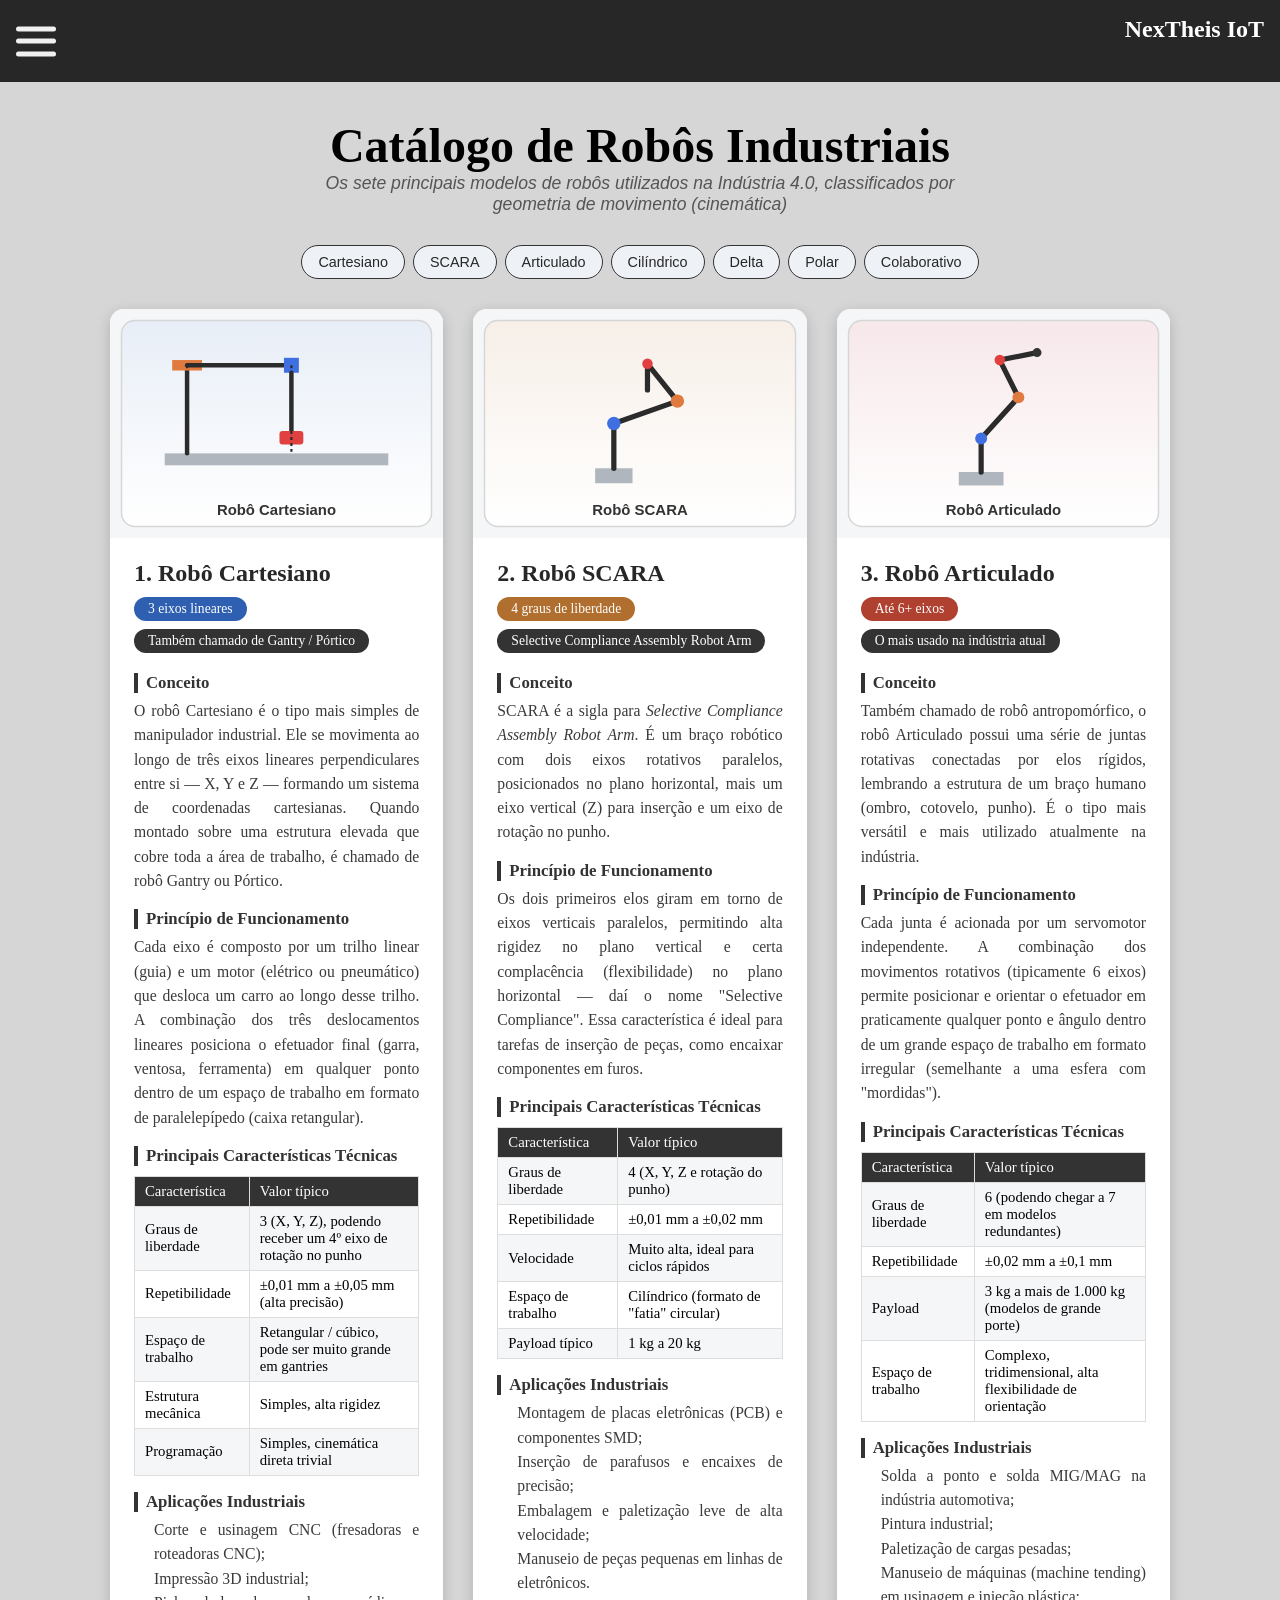
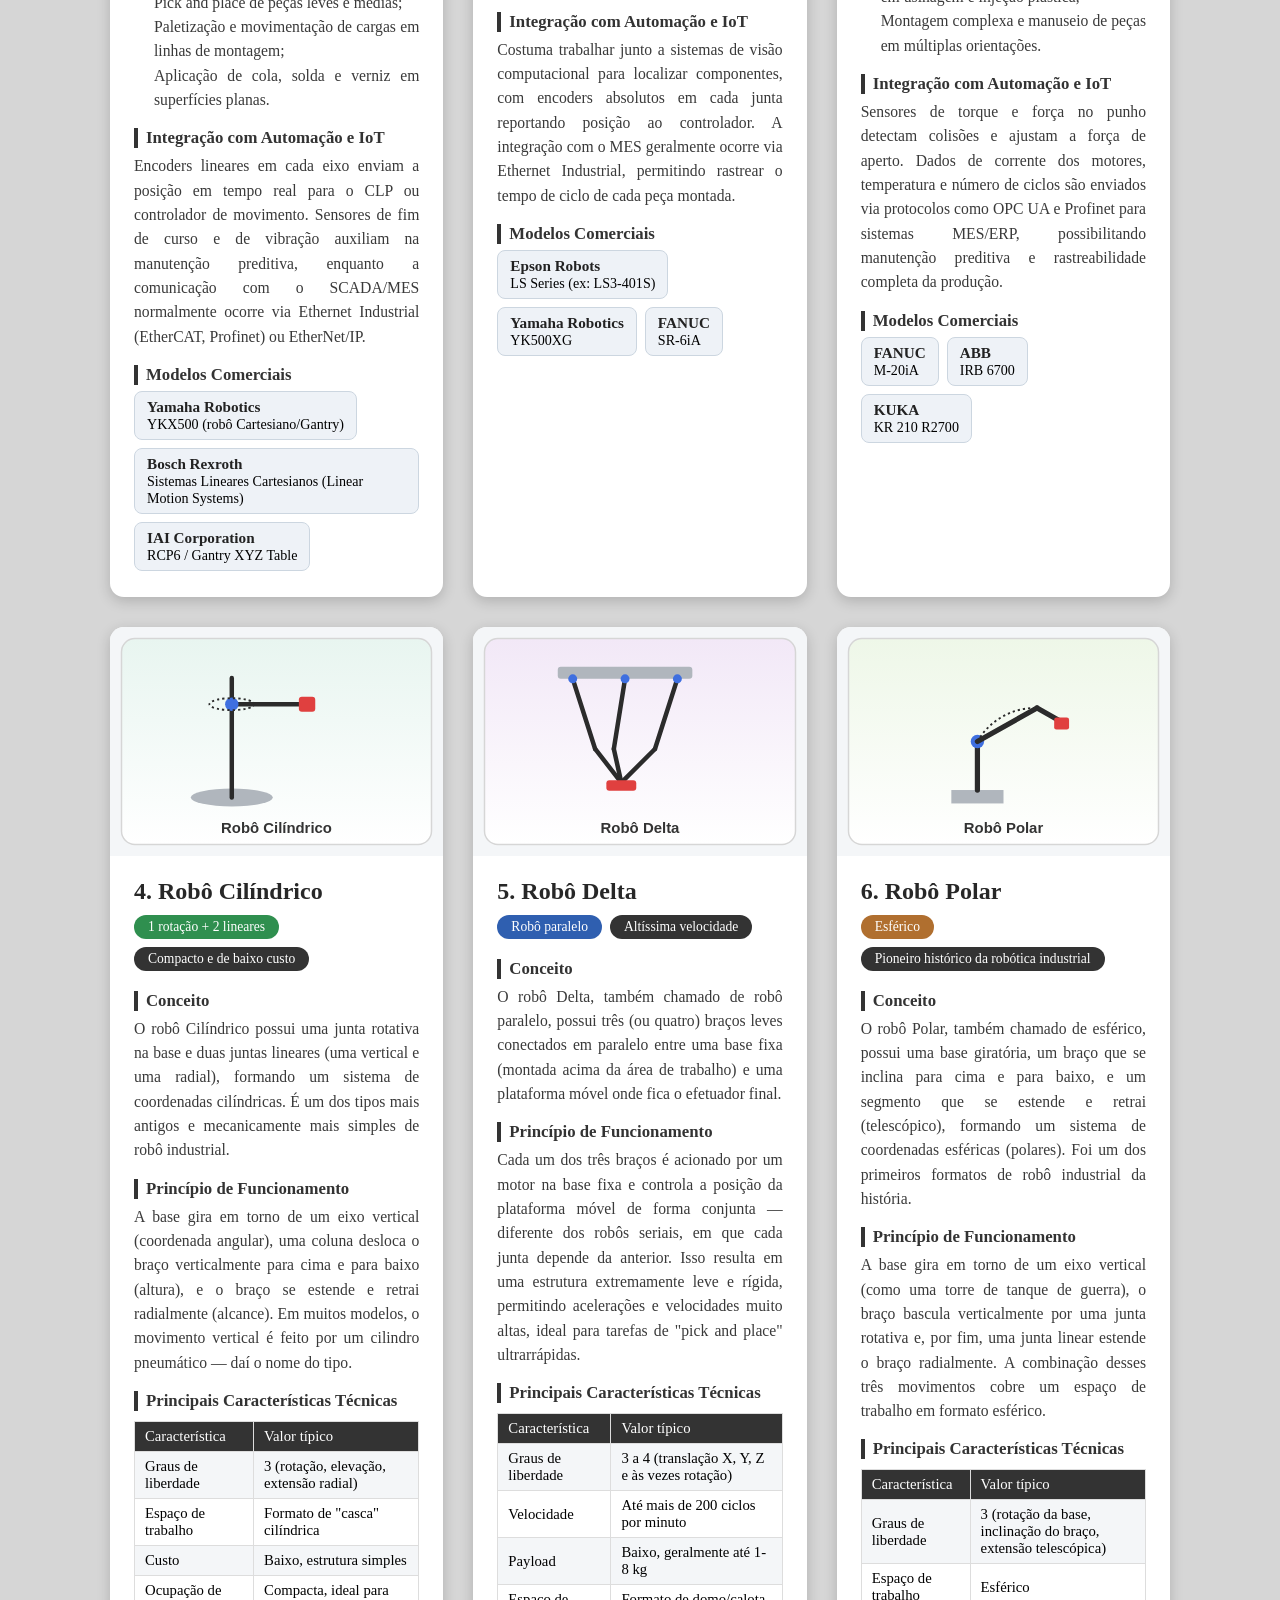
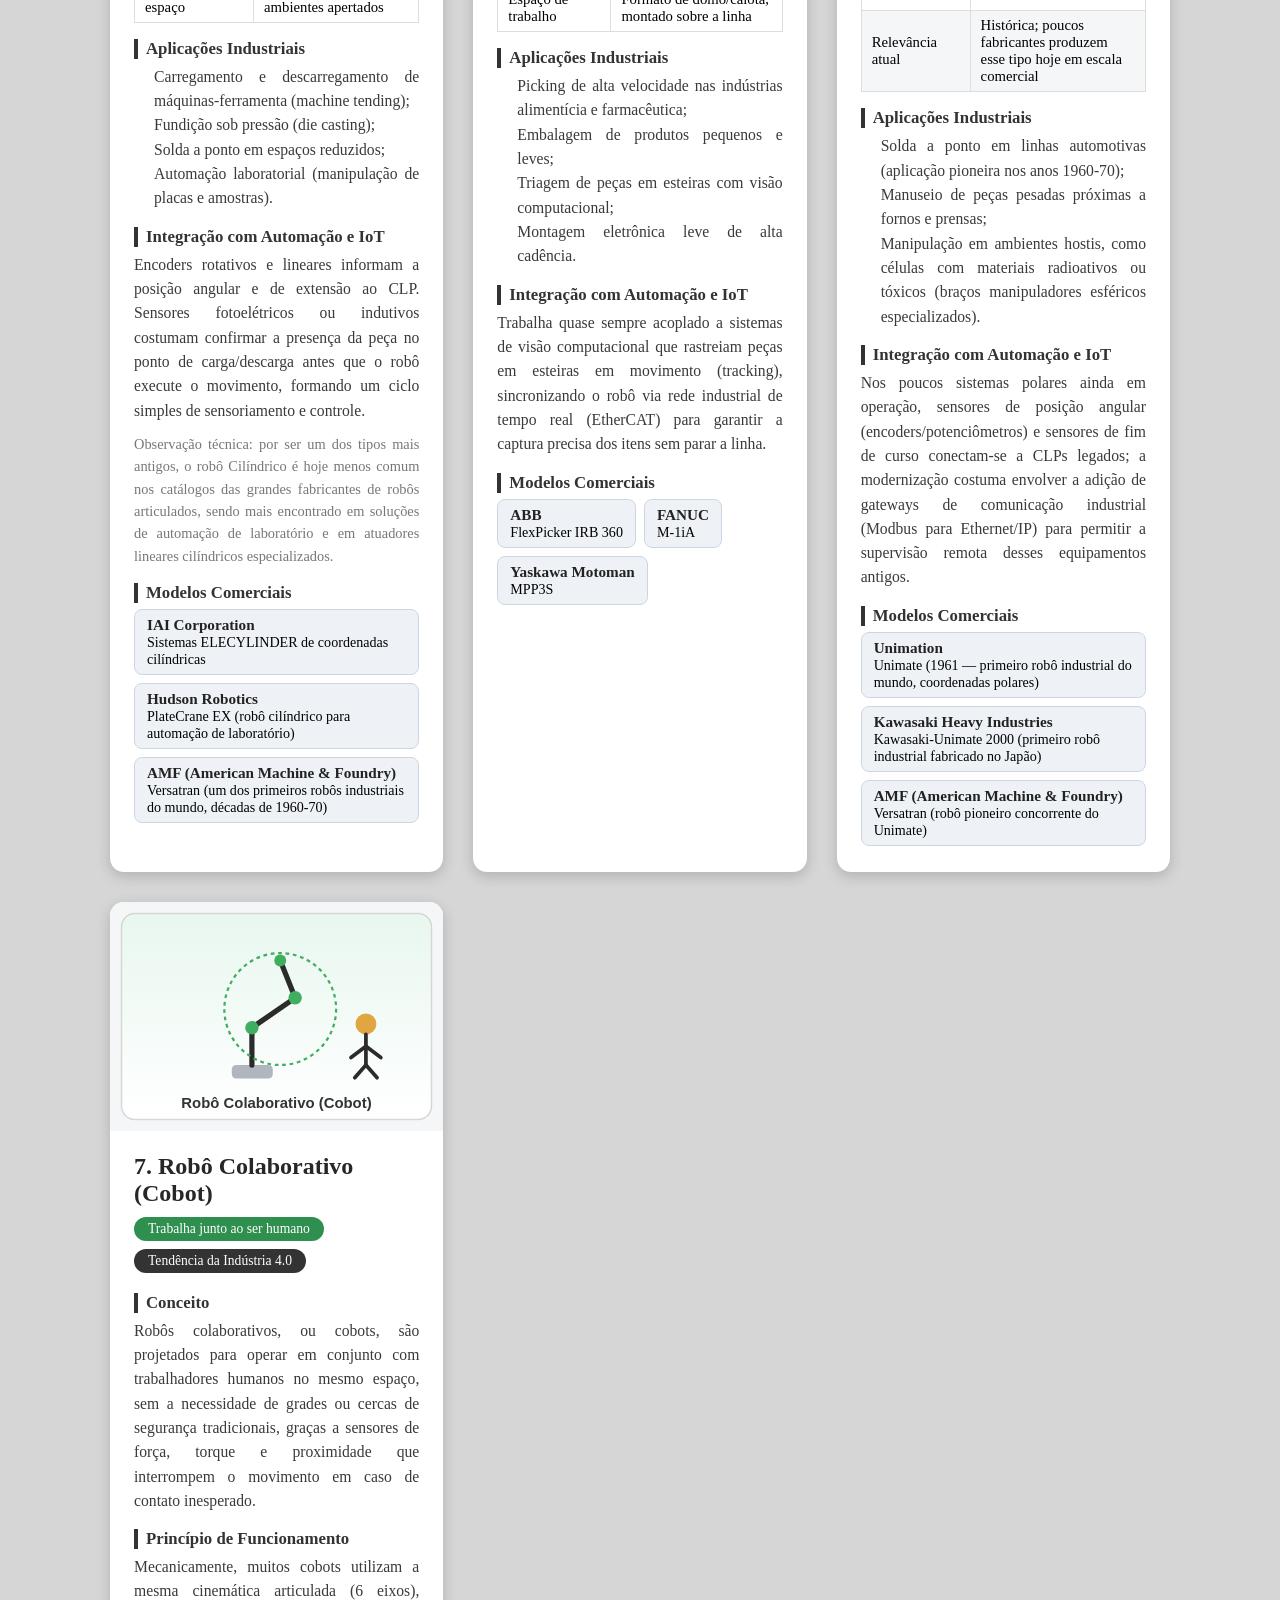
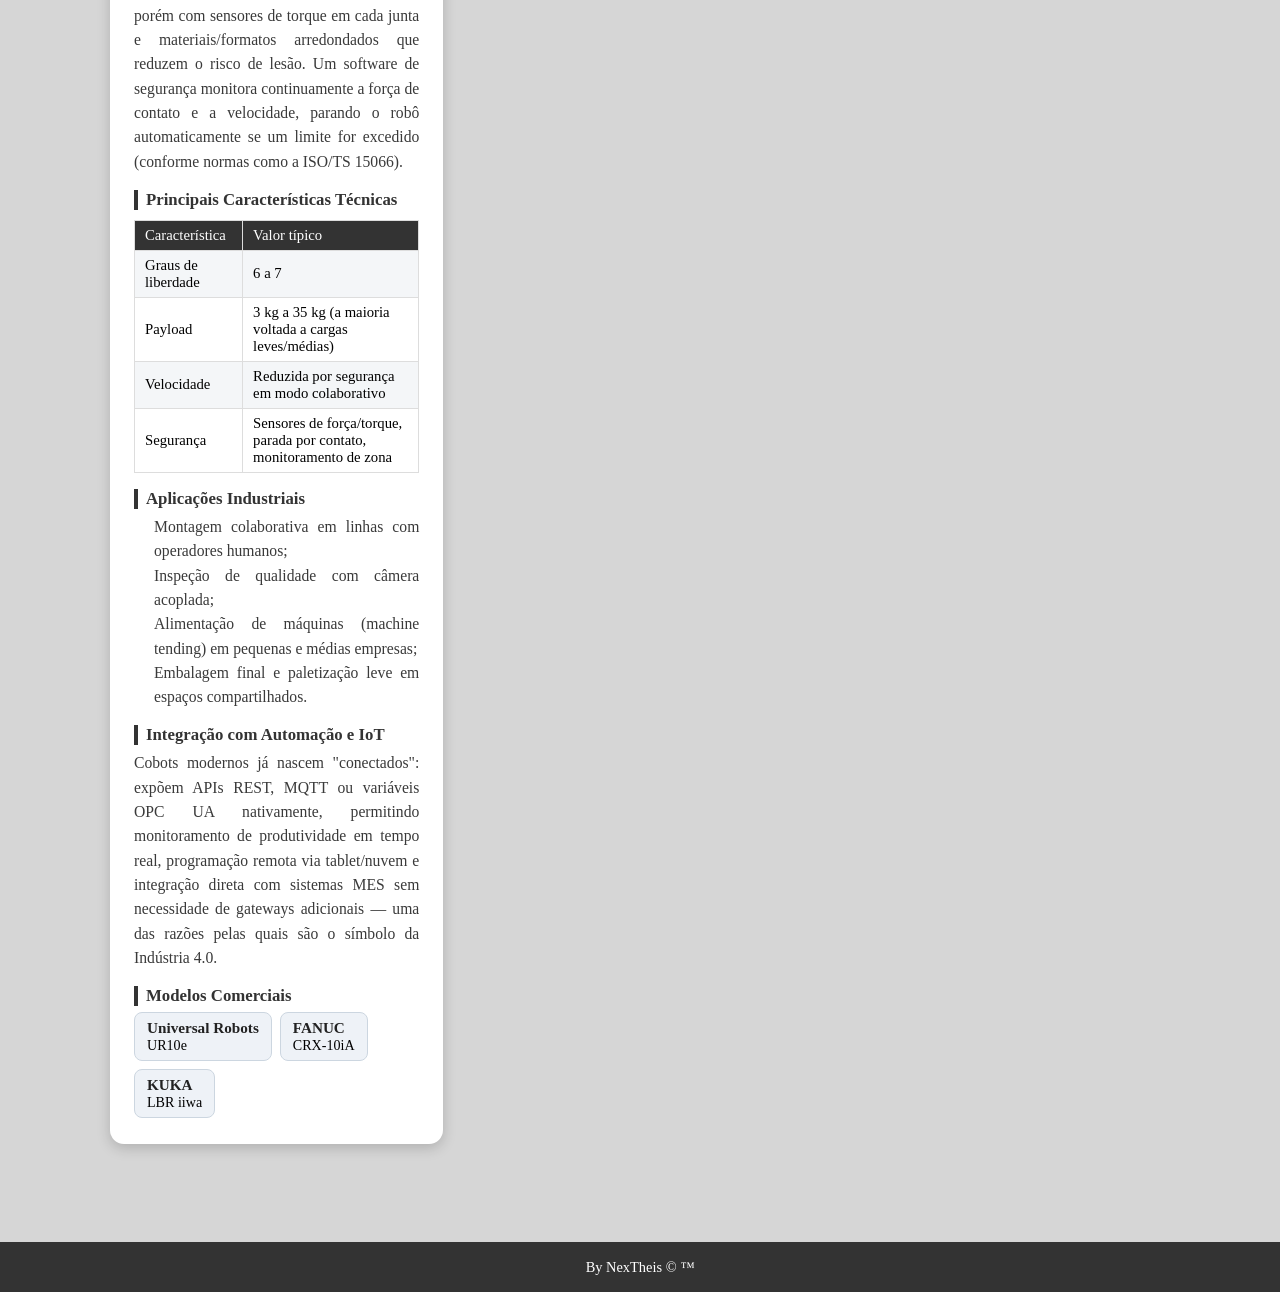
<file: robos.html>
<!DOCTYPE html>
<html lang="pt-BR">

<head>
  <meta charset="UTF-8">
  <meta name="viewport" content="width=device-width, initial-scale=1.0">
  <script src="./java.js" defer></script>
  <link rel="stylesheet" href="./style.css">
  <link rel="shortcut icon" href="./img/ChatGPT_Image_1_12_2025__19_52_46-removebg-preview.png" type="image/png">
  <title>Catálogo de Robôs Industriais</title>
</head>

<body>
  <header>
    <div class="off-screen-menu">
      <ul>
        <li><a href="./index.html">Início</a></li>
        <li><a href="./robos.html">Robôs Industriais</a></li>
        <li><a href="./sensores.html">Sensores IoT</a></li>
        <li><a href="./arduino.html">Arduino</a></li>
        <li><a href="./comunicacao.html">Comunicação Industrial</a></li>
        <li><a href="./tinkercad.html">Desafios Tinkercad</a></li>
        <li><a href="./esp8266.html">ESP8266 / NodeMCU</a></li>
        <li><a href="./quiz.html">Quiz</a></li>
      </ul>
    </div>
    <nav>
      <div class="ham-menu">
        <span></span>
        <span></span>
        <span></span>
      </div>
      <h1 class="marca">NexTheis IoT</h1>
    </nav>
  </header>
  <br><br>
  <main>
    <h1 class="titulo">Catálogo de Robôs Industriais</h1>
    <p class="subtitulo">Os sete principais modelos de robôs utilizados na Indústria 4.0, classificados por geometria de
      movimento (cinemática)</p>

    <div class="ancora-menu">
      <a class="ancora-link" href="#cartesiano">Cartesiano</a>
      <a class="ancora-link" href="#scara">SCARA</a>
      <a class="ancora-link" href="#articulado">Articulado</a>
      <a class="ancora-link" href="#cilindrico">Cilíndrico</a>
      <a class="ancora-link" href="#delta">Delta</a>
      <a class="ancora-link" href="#polar">Polar</a>
      <a class="ancora-link" href="#colaborativo">Colaborativo</a>
    </div>

    <div class="grid-catalogo">

      <article class="card-robo" id="cartesiano" data-nome="Robô Cartesiano Gantre Pórtico">
        <div class="card-img"><img src="./img/robos/cartesiano.svg"
            alt="Diagrama do Robô Cartesiano mostrando os três eixos lineares X, Y e Z"></div>
        <div class="card-corpo">
          <h2>1. Robô Cartesiano</h2>
          <span class="badge azul">3 eixos lineares</span>
          <span class="badge">Também chamado de Gantry / Pórtico</span>

          <h4>Conceito</h4>
          <p>O robô Cartesiano é o tipo mais simples de manipulador industrial. Ele se movimenta ao longo de três eixos
            lineares perpendiculares entre si — X, Y e Z — formando um sistema de coordenadas cartesianas. Quando
            montado sobre uma estrutura elevada que cobre toda a área de trabalho, é chamado de robô Gantry ou Pórtico.
          </p>

          <h4>Princípio de Funcionamento</h4>
          <p>Cada eixo é composto por um trilho linear (guia) e um motor (elétrico ou pneumático) que desloca um carro
            ao longo desse trilho. A combinação dos três deslocamentos lineares posiciona o efetuador final (garra,
            ventosa, ferramenta) em qualquer ponto dentro de um espaço de trabalho em formato de paralelepípedo (caixa
            retangular).</p>

          <h4>Principais Características Técnicas</h4>
          <table class="tabela-specs">
            <tr>
              <th>Característica</th>
              <th>Valor típico</th>
            </tr>
            <tr>
              <td>Graus de liberdade</td>
              <td>3 (X, Y, Z), podendo receber um 4º eixo de rotação no punho</td>
            </tr>
            <tr>
              <td>Repetibilidade</td>
              <td>±0,01 mm a ±0,05 mm (alta precisão)</td>
            </tr>
            <tr>
              <td>Espaço de trabalho</td>
              <td>Retangular / cúbico, pode ser muito grande em gantries</td>
            </tr>
            <tr>
              <td>Estrutura mecânica</td>
              <td>Simples, alta rigidez</td>
            </tr>
            <tr>
              <td>Programação</td>
              <td>Simples, cinemática direta trivial</td>
            </tr>
          </table>

          <h4>Aplicações Industriais</h4>
          <ul>
            <li>Corte e usinagem CNC (fresadoras e roteadoras CNC);</li>
            <li>Impressão 3D industrial;</li>
            <li>Pick and place de peças leves e médias;</li>
            <li>Paletização e movimentação de cargas em linhas de montagem;</li>
            <li>Aplicação de cola, solda e verniz em superfícies planas.</li>
          </ul>

          <h4>Integração com Automação e IoT</h4>
          <p>Encoders lineares em cada eixo enviam a posição em tempo real para o CLP ou controlador de movimento.
            Sensores de fim de curso e de vibração auxiliam na manutenção preditiva, enquanto a comunicação com o
            SCADA/MES normalmente ocorre via Ethernet Industrial (EtherCAT, Profinet) ou EtherNet/IP.</p>

          <h4>Modelos Comerciais</h4>
          <div class="modelos-comerciais">
            <div class="modelo-chip"><strong>Yamaha Robotics</strong>YKX500 (robô Cartesiano/Gantry)</div>
            <div class="modelo-chip"><strong>Bosch Rexroth</strong>Sistemas Lineares Cartesianos (Linear Motion Systems)
            </div>
            <div class="modelo-chip"><strong>IAI Corporation</strong>RCP6 / Gantry XYZ Table</div>
          </div>
        </div>
      </article>

      <article class="card-robo" id="scara" data-nome="Robô SCARA">
        <div class="card-img"><img src="./img/robos/scara.svg"
            alt="Diagrama do Robô SCARA com braço horizontal articulado e eixo Z"></div>
        <div class="card-corpo">
          <h2>2. Robô SCARA</h2>
          <span class="badge laranja">4 graus de liberdade</span>
          <span class="badge">Selective Compliance Assembly Robot Arm</span>

          <h4>Conceito</h4>
          <p>SCARA é a sigla para <em>Selective Compliance Assembly Robot Arm</em>. É um braço robótico com dois eixos
            rotativos paralelos, posicionados no plano horizontal, mais um eixo vertical (Z) para inserção e um eixo de
            rotação no punho.</p>

          <h4>Princípio de Funcionamento</h4>
          <p>Os dois primeiros elos giram em torno de eixos verticais paralelos, permitindo alta rigidez no plano
            vertical e certa complacência (flexibilidade) no plano horizontal — daí o nome "Selective Compliance". Essa
            característica é ideal para tarefas de inserção de peças, como encaixar componentes em furos.</p>

          <h4>Principais Características Técnicas</h4>
          <table class="tabela-specs">
            <tr>
              <th>Característica</th>
              <th>Valor típico</th>
            </tr>
            <tr>
              <td>Graus de liberdade</td>
              <td>4 (X, Y, Z e rotação do punho)</td>
            </tr>
            <tr>
              <td>Repetibilidade</td>
              <td>±0,01 mm a ±0,02 mm</td>
            </tr>
            <tr>
              <td>Velocidade</td>
              <td>Muito alta, ideal para ciclos rápidos</td>
            </tr>
            <tr>
              <td>Espaço de trabalho</td>
              <td>Cilíndrico (formato de "fatia" circular)</td>
            </tr>
            <tr>
              <td>Payload típico</td>
              <td>1 kg a 20 kg</td>
            </tr>
          </table>

          <h4>Aplicações Industriais</h4>
          <ul>
            <li>Montagem de placas eletrônicas (PCB) e componentes SMD;</li>
            <li>Inserção de parafusos e encaixes de precisão;</li>
            <li>Embalagem e paletização leve de alta velocidade;</li>
            <li>Manuseio de peças pequenas em linhas de eletrônicos.</li>
          </ul>

          <h4>Integração com Automação e IoT</h4>
          <p>Costuma trabalhar junto a sistemas de visão computacional para localizar componentes, com encoders
            absolutos em cada junta reportando posição ao controlador. A integração com o MES geralmente ocorre via
            Ethernet Industrial, permitindo rastrear o tempo de ciclo de cada peça montada.</p>

          <h4>Modelos Comerciais</h4>
          <div class="modelos-comerciais">
            <div class="modelo-chip"><strong>Epson Robots</strong>LS Series (ex: LS3-401S)</div>
            <div class="modelo-chip"><strong>Yamaha Robotics</strong>YK500XG</div>
            <div class="modelo-chip"><strong>FANUC</strong>SR-6iA</div>
          </div>
        </div>
      </article>

      <article class="card-robo" id="articulado" data-nome="Robô Articulado 6 eixos antropomorfico">
        <div class="card-img"><img src="./img/robos/articulado.svg"
            alt="Diagrama do Robô Articulado com múltiplas juntas rotativas"></div>
        <div class="card-corpo">
          <h2>3. Robô Articulado</h2>
          <span class="badge vermelho">Até 6+ eixos</span>
          <span class="badge">O mais usado na indústria atual</span>

          <h4>Conceito</h4>
          <p>Também chamado de robô antropomórfico, o robô Articulado possui uma série de juntas rotativas conectadas
            por elos rígidos, lembrando a estrutura de um braço humano (ombro, cotovelo, punho). É o tipo mais versátil
            e mais utilizado atualmente na indústria.</p>

          <h4>Princípio de Funcionamento</h4>
          <p>Cada junta é acionada por um servomotor independente. A combinação dos movimentos rotativos (tipicamente 6
            eixos) permite posicionar e orientar o efetuador em praticamente qualquer ponto e ângulo dentro de um grande
            espaço de trabalho em formato irregular (semelhante a uma esfera com "mordidas").</p>

          <h4>Principais Características Técnicas</h4>
          <table class="tabela-specs">
            <tr>
              <th>Característica</th>
              <th>Valor típico</th>
            </tr>
            <tr>
              <td>Graus de liberdade</td>
              <td>6 (podendo chegar a 7 em modelos redundantes)</td>
            </tr>
            <tr>
              <td>Repetibilidade</td>
              <td>±0,02 mm a ±0,1 mm</td>
            </tr>
            <tr>
              <td>Payload</td>
              <td>3 kg a mais de 1.000 kg (modelos de grande porte)</td>
            </tr>
            <tr>
              <td>Espaço de trabalho</td>
              <td>Complexo, tridimensional, alta flexibilidade de orientação</td>
            </tr>
          </table>

          <h4>Aplicações Industriais</h4>
          <ul>
            <li>Solda a ponto e solda MIG/MAG na indústria automotiva;</li>
            <li>Pintura industrial;</li>
            <li>Paletização de cargas pesadas;</li>
            <li>Manuseio de máquinas (machine tending) em usinagem e injeção plástica;</li>
            <li>Montagem complexa e manuseio de peças em múltiplas orientações.</li>
          </ul>

          <h4>Integração com Automação e IoT</h4>
          <p>Sensores de torque e força no punho detectam colisões e ajustam a força de aperto. Dados de corrente dos
            motores, temperatura e número de ciclos são enviados via protocolos como OPC UA e Profinet para sistemas
            MES/ERP, possibilitando manutenção preditiva e rastreabilidade completa da produção.</p>

          <h4>Modelos Comerciais</h4>
          <div class="modelos-comerciais">
            <div class="modelo-chip"><strong>FANUC</strong>M-20iA</div>
            <div class="modelo-chip"><strong>ABB</strong>IRB 6700</div>
            <div class="modelo-chip"><strong>KUKA</strong>KR 210 R2700</div>
          </div>
        </div>
      </article>

      <article class="card-robo" id="cilindrico" data-nome="Robô Cilíndrico">
        <div class="card-img"><img src="./img/robos/cilindrico.svg"
            alt="Diagrama do Robô Cilíndrico com base rotativa e braço telescópico"></div>
        <div class="card-corpo">
          <h2>4. Robô Cilíndrico</h2>
          <span class="badge verde">1 rotação + 2 lineares</span>
          <span class="badge">Compacto e de baixo custo</span>

          <h4>Conceito</h4>
          <p>O robô Cilíndrico possui uma junta rotativa na base e duas juntas lineares (uma vertical e uma radial),
            formando um sistema de coordenadas cilíndricas. É um dos tipos mais antigos e mecanicamente mais simples de
            robô industrial.</p>

          <h4>Princípio de Funcionamento</h4>
          <p>A base gira em torno de um eixo vertical (coordenada angular), uma coluna desloca o braço verticalmente
            para cima e para baixo (altura), e o braço se estende e retrai radialmente (alcance). Em muitos modelos, o
            movimento vertical é feito por um cilindro pneumático — daí o nome do tipo.</p>

          <h4>Principais Características Técnicas</h4>
          <table class="tabela-specs">
            <tr>
              <th>Característica</th>
              <th>Valor típico</th>
            </tr>
            <tr>
              <td>Graus de liberdade</td>
              <td>3 (rotação, elevação, extensão radial)</td>
            </tr>
            <tr>
              <td>Espaço de trabalho</td>
              <td>Formato de "casca" cilíndrica</td>
            </tr>
            <tr>
              <td>Custo</td>
              <td>Baixo, estrutura simples</td>
            </tr>
            <tr>
              <td>Ocupação de espaço</td>
              <td>Compacta, ideal para ambientes apertados</td>
            </tr>
          </table>

          <h4>Aplicações Industriais</h4>
          <ul>
            <li>Carregamento e descarregamento de máquinas-ferramenta (machine tending);</li>
            <li>Fundição sob pressão (die casting);</li>
            <li>Solda a ponto em espaços reduzidos;</li>
            <li>Automação laboratorial (manipulação de placas e amostras).</li>
          </ul>

          <h4>Integração com Automação e IoT</h4>
          <p>Encoders rotativos e lineares informam a posição angular e de extensão ao CLP. Sensores fotoelétricos ou
            indutivos costumam confirmar a presença da peça no ponto de carga/descarga antes que o robô execute o
            movimento, formando um ciclo simples de sensoriamento e controle.</p>

          <p class="p2" style="font-size:0.9rem; color:#777; margin-top:10px;">Observação técnica: por ser um dos tipos
            mais antigos, o robô Cilíndrico é hoje menos comum nos catálogos das grandes fabricantes de robôs
            articulados, sendo mais encontrado em soluções de automação de laboratório e em atuadores lineares
            cilíndricos especializados.</p>

          <h4>Modelos Comerciais</h4>
          <div class="modelos-comerciais">
            <div class="modelo-chip"><strong>IAI Corporation</strong>Sistemas ELECYLINDER de coordenadas cilíndricas
            </div>
            <div class="modelo-chip"><strong>Hudson Robotics</strong>PlateCrane EX (robô cilíndrico para automação de
              laboratório)</div>
            <div class="modelo-chip"><strong>AMF (American Machine & Foundry)</strong>Versatran (um dos primeiros robôs
              industriais do mundo, décadas de 1960-70)</div>
          </div>
        </div>
      </article>

      <article class="card-robo" id="delta" data-nome="Robô Delta paralelo">
        <div class="card-img"><img src="./img/robos/delta.svg"
            alt="Diagrama do Robô Delta com três braços paralelos conectados a uma plataforma móvel"></div>
        <div class="card-corpo">
          <h2>5. Robô Delta</h2>
          <span class="badge azul">Robô paralelo</span>
          <span class="badge">Altíssima velocidade</span>

          <h4>Conceito</h4>
          <p>O robô Delta, também chamado de robô paralelo, possui três (ou quatro) braços leves conectados em paralelo
            entre uma base fixa (montada acima da área de trabalho) e uma plataforma móvel onde fica o efetuador final.
          </p>

          <h4>Princípio de Funcionamento</h4>
          <p>Cada um dos três braços é acionado por um motor na base fixa e controla a posição da plataforma móvel de
            forma conjunta — diferente dos robôs seriais, em que cada junta depende da anterior. Isso resulta em uma
            estrutura extremamente leve e rígida, permitindo acelerações e velocidades muito altas, ideal para tarefas
            de "pick and place" ultrarrápidas.</p>

          <h4>Principais Características Técnicas</h4>
          <table class="tabela-specs">
            <tr>
              <th>Característica</th>
              <th>Valor típico</th>
            </tr>
            <tr>
              <td>Graus de liberdade</td>
              <td>3 a 4 (translação X, Y, Z e às vezes rotação)</td>
            </tr>
            <tr>
              <td>Velocidade</td>
              <td>Até mais de 200 ciclos por minuto</td>
            </tr>
            <tr>
              <td>Payload</td>
              <td>Baixo, geralmente até 1-8 kg</td>
            </tr>
            <tr>
              <td>Espaço de trabalho</td>
              <td>Formato de domo/calota, montado sobre a linha</td>
            </tr>
          </table>

          <h4>Aplicações Industriais</h4>
          <ul>
            <li>Picking de alta velocidade nas indústrias alimentícia e farmacêutica;</li>
            <li>Embalagem de produtos pequenos e leves;</li>
            <li>Triagem de peças em esteiras com visão computacional;</li>
            <li>Montagem eletrônica leve de alta cadência.</li>
          </ul>

          <h4>Integração com Automação e IoT</h4>
          <p>Trabalha quase sempre acoplado a sistemas de visão computacional que rastreiam peças em esteiras em
            movimento (tracking), sincronizando o robô via rede industrial de tempo real (EtherCAT) para garantir a
            captura precisa dos itens sem parar a linha.</p>

          <h4>Modelos Comerciais</h4>
          <div class="modelos-comerciais">
            <div class="modelo-chip"><strong>ABB</strong>FlexPicker IRB 360</div>
            <div class="modelo-chip"><strong>FANUC</strong>M-1iA</div>
            <div class="modelo-chip"><strong>Yaskawa Motoman</strong>MPP3S</div>
          </div>
        </div>
      </article>

      <article class="card-robo" id="polar" data-nome="Robô Polar esférico">
        <div class="card-img"><img src="./img/robos/polar.svg"
            alt="Diagrama do Robô Polar com base giratória e braço basculante telescópico"></div>
        <div class="card-corpo">
          <h2>6. Robô Polar</h2>
          <span class="badge laranja">Esférico</span>
          <span class="badge">Pioneiro histórico da robótica industrial</span>

          <h4>Conceito</h4>
          <p>O robô Polar, também chamado de esférico, possui uma base giratória, um braço que se inclina para cima e
            para baixo, e um segmento que se estende e retrai (telescópico), formando um sistema de coordenadas
            esféricas (polares). Foi um dos primeiros formatos de robô industrial da história.</p>

          <h4>Princípio de Funcionamento</h4>
          <p>A base gira em torno de um eixo vertical (como uma torre de tanque de guerra), o braço bascula
            verticalmente por uma junta rotativa e, por fim, uma junta linear estende o braço radialmente. A combinação
            desses três movimentos cobre um espaço de trabalho em formato esférico.</p>

          <h4>Principais Características Técnicas</h4>
          <table class="tabela-specs">
            <tr>
              <th>Característica</th>
              <th>Valor típico</th>
            </tr>
            <tr>
              <td>Graus de liberdade</td>
              <td>3 (rotação da base, inclinação do braço, extensão telescópica)</td>
            </tr>
            <tr>
              <td>Espaço de trabalho</td>
              <td>Esférico</td>
            </tr>
            <tr>
              <td>Relevância atual</td>
              <td>Histórica; poucos fabricantes produzem esse tipo hoje em escala comercial</td>
            </tr>
          </table>

          <h4>Aplicações Industriais</h4>
          <ul>
            <li>Solda a ponto em linhas automotivas (aplicação pioneira nos anos 1960-70);</li>
            <li>Manuseio de peças pesadas próximas a fornos e prensas;</li>
            <li>Manipulação em ambientes hostis, como células com materiais radioativos ou tóxicos (braços manipuladores
              esféricos especializados).</li>
          </ul>

          <h4>Integração com Automação e IoT</h4>
          <p>Nos poucos sistemas polares ainda em operação, sensores de posição angular (encoders/potenciômetros) e
            sensores de fim de curso conectam-se a CLPs legados; a modernização costuma envolver a adição de gateways de
            comunicação industrial (Modbus para Ethernet/IP) para permitir a supervisão remota desses equipamentos
            antigos.</p>

          <h4>Modelos Comerciais</h4>
          <div class="modelos-comerciais">
            <div class="modelo-chip"><strong>Unimation</strong>Unimate (1961 — primeiro robô industrial do mundo,
              coordenadas polares)</div>
            <div class="modelo-chip"><strong>Kawasaki Heavy Industries</strong>Kawasaki-Unimate 2000 (primeiro robô
              industrial fabricado no Japão)</div>
            <div class="modelo-chip"><strong>AMF (American Machine & Foundry)</strong>Versatran (robô pioneiro
              concorrente do Unimate)</div>
          </div>
        </div>
      </article>

      <article class="card-robo" id="colaborativo" data-nome="Robô Colaborativo Cobot">
        <div class="card-img"><img src="./img/robos/colaborativo.svg"
            alt="Diagrama do Robô Colaborativo com zona de segurança e trabalho junto a humanos"></div>
        <div class="card-corpo">
          <h2>7. Robô Colaborativo (Cobot)</h2>
          <span class="badge verde">Trabalha junto ao ser humano</span>
          <span class="badge">Tendência da Indústria 4.0</span>

          <h4>Conceito</h4>
          <p>Robôs colaborativos, ou cobots, são projetados para operar em conjunto com trabalhadores humanos no mesmo
            espaço, sem a necessidade de grades ou cercas de segurança tradicionais, graças a sensores de força, torque
            e proximidade que interrompem o movimento em caso de contato inesperado.</p>

          <h4>Princípio de Funcionamento</h4>
          <p>Mecanicamente, muitos cobots utilizam a mesma cinemática articulada (6 eixos), porém com sensores de torque
            em cada junta e materiais/formatos arredondados que reduzem o risco de lesão. Um software de segurança
            monitora continuamente a força de contato e a velocidade, parando o robô automaticamente se um limite for
            excedido (conforme normas como a ISO/TS 15066).</p>

          <h4>Principais Características Técnicas</h4>
          <table class="tabela-specs">
            <tr>
              <th>Característica</th>
              <th>Valor típico</th>
            </tr>
            <tr>
              <td>Graus de liberdade</td>
              <td>6 a 7</td>
            </tr>
            <tr>
              <td>Payload</td>
              <td>3 kg a 35 kg (a maioria voltada a cargas leves/médias)</td>
            </tr>
            <tr>
              <td>Velocidade</td>
              <td>Reduzida por segurança em modo colaborativo</td>
            </tr>
            <tr>
              <td>Segurança</td>
              <td>Sensores de força/torque, parada por contato, monitoramento de zona</td>
            </tr>
          </table>

          <h4>Aplicações Industriais</h4>
          <ul>
            <li>Montagem colaborativa em linhas com operadores humanos;</li>
            <li>Inspeção de qualidade com câmera acoplada;</li>
            <li>Alimentação de máquinas (machine tending) em pequenas e médias empresas;</li>
            <li>Embalagem final e paletização leve em espaços compartilhados.</li>
          </ul>

          <h4>Integração com Automação e IoT</h4>
          <p>Cobots modernos já nascem "conectados": expõem APIs REST, MQTT ou variáveis OPC UA nativamente, permitindo
            monitoramento de produtividade em tempo real, programação remota via tablet/nuvem e integração direta com
            sistemas MES sem necessidade de gateways adicionais — uma das razões pelas quais são o símbolo da Indústria
            4.0.</p>

          <h4>Modelos Comerciais</h4>
          <div class="modelos-comerciais">
            <div class="modelo-chip"><strong>Universal Robots</strong>UR10e</div>
            <div class="modelo-chip"><strong>FANUC</strong>CRX-10iA</div>
            <div class="modelo-chip"><strong>KUKA</strong>LBR iiwa</div>
          </div>
        </div>
      </article>

    </div>
  </main>
  <br>
  <footer>
    <p>By NexTheis &copy; &trade; </p>
  </footer>
</body>

</html>
</file>
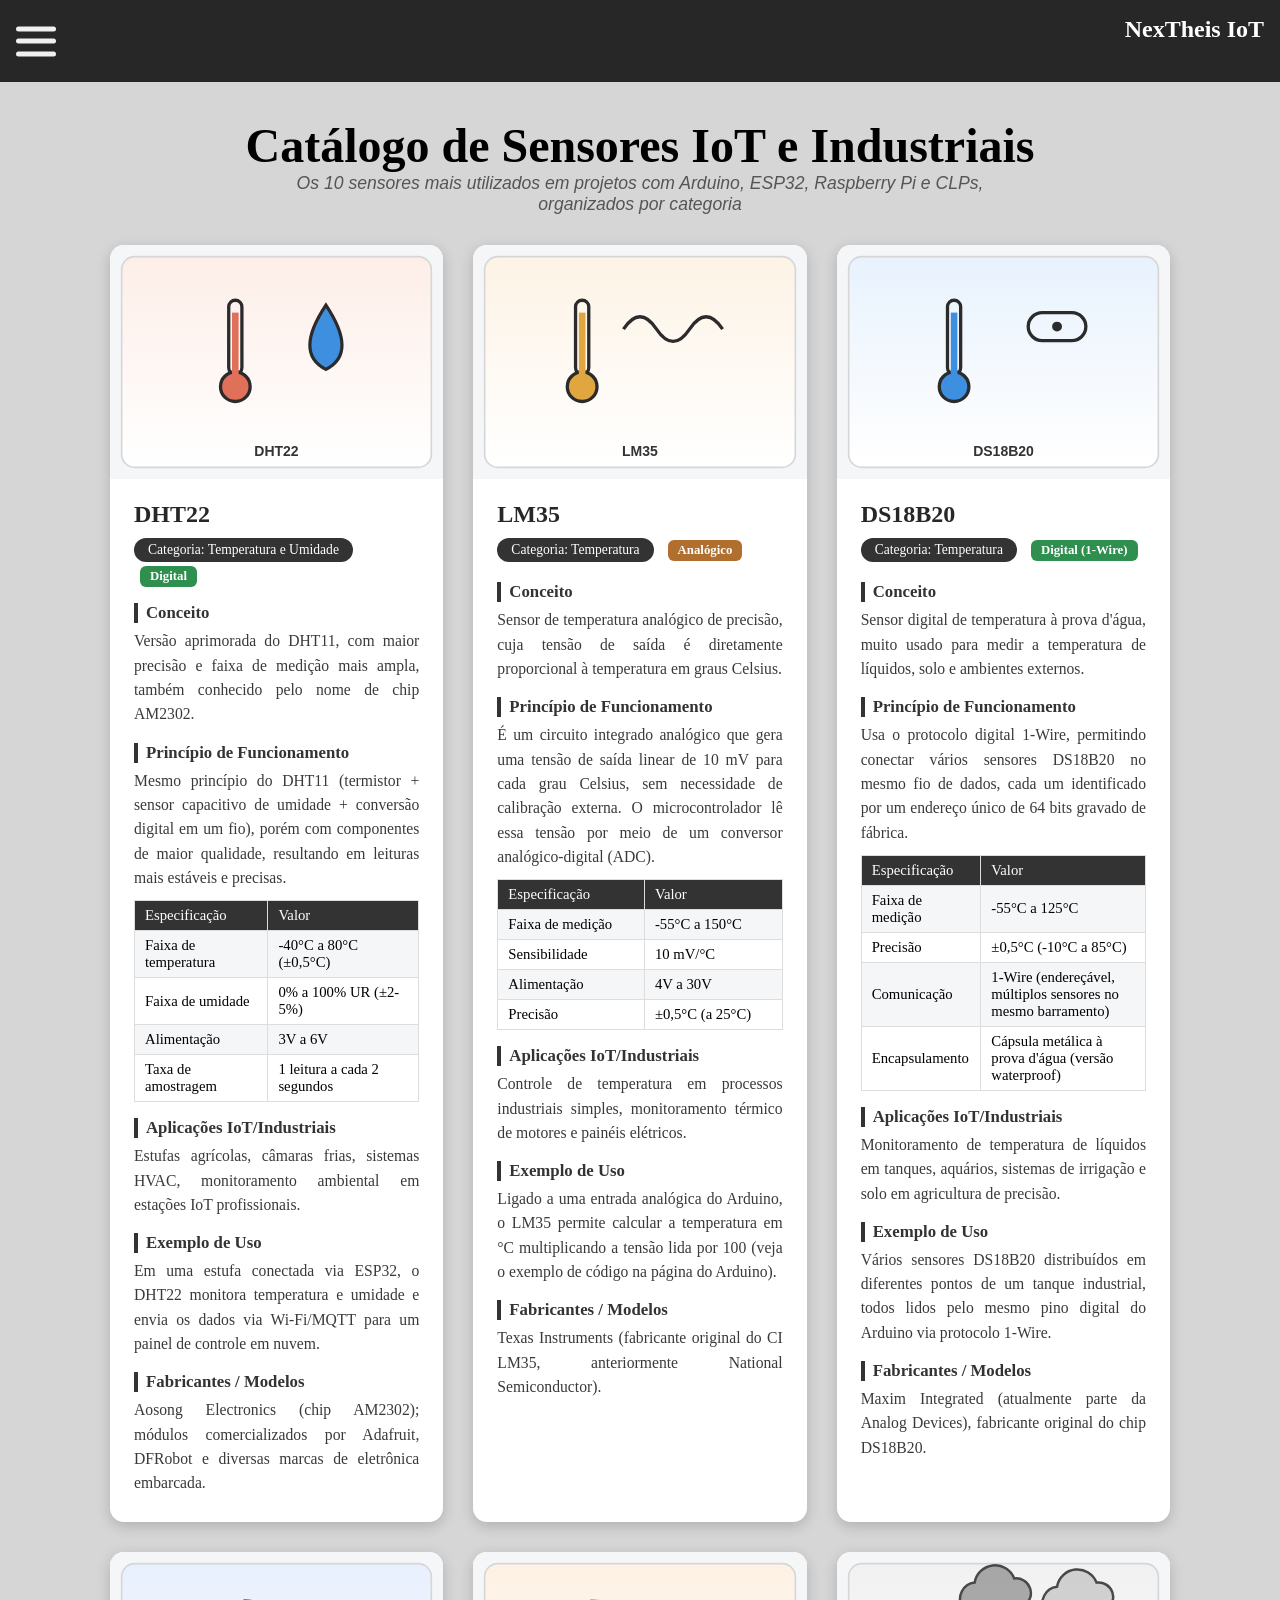
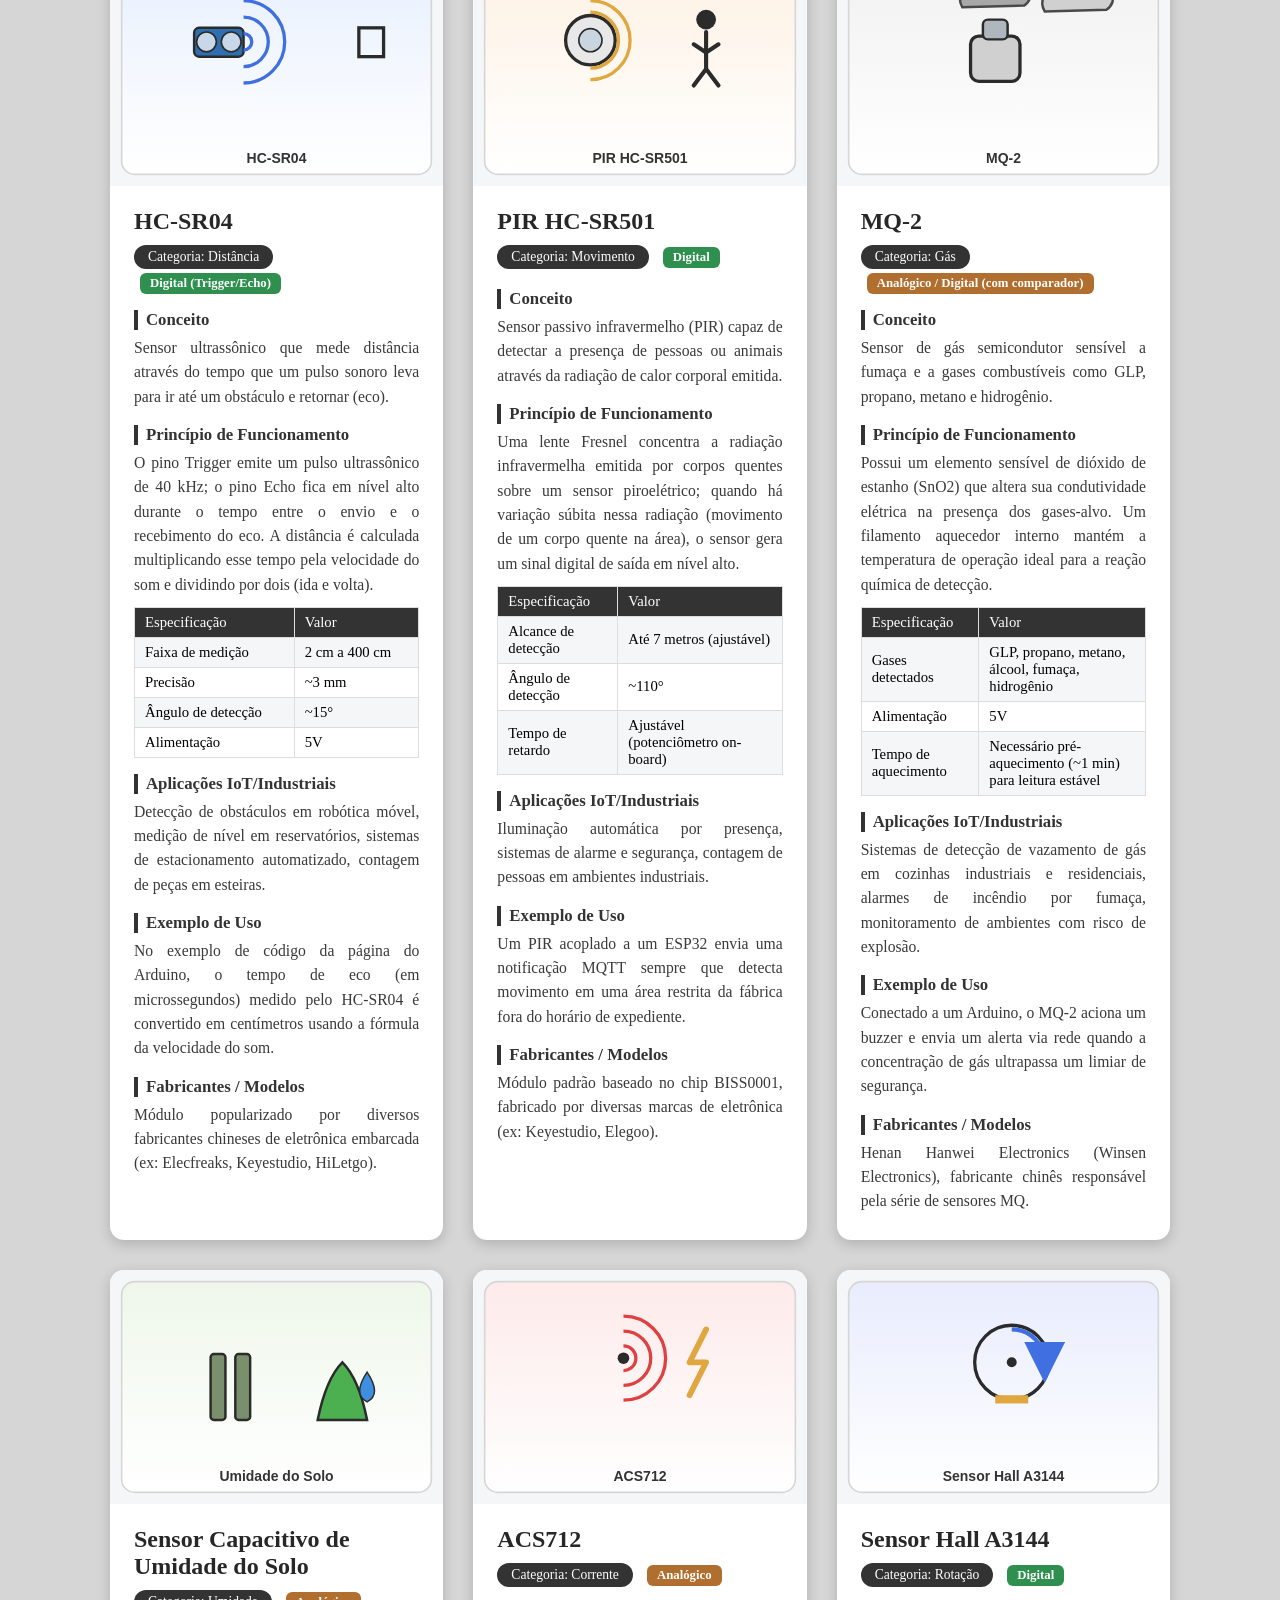
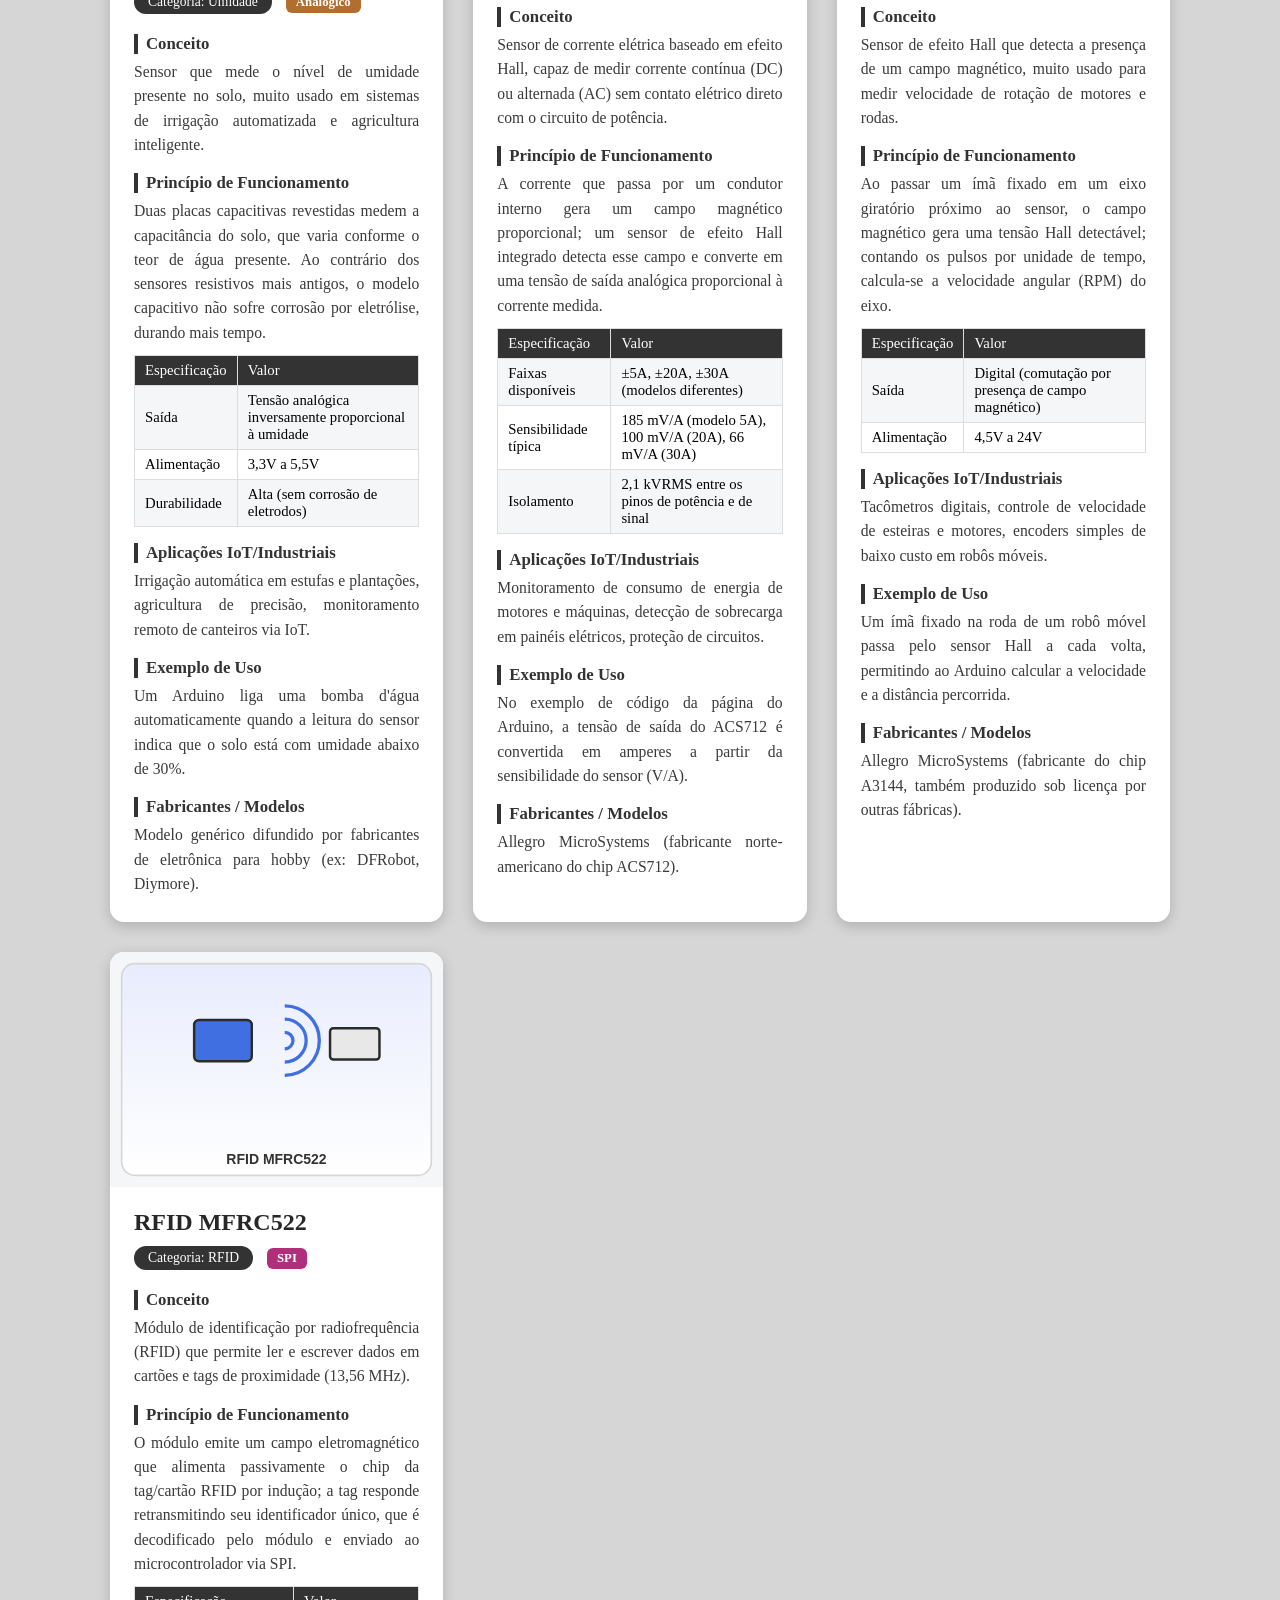
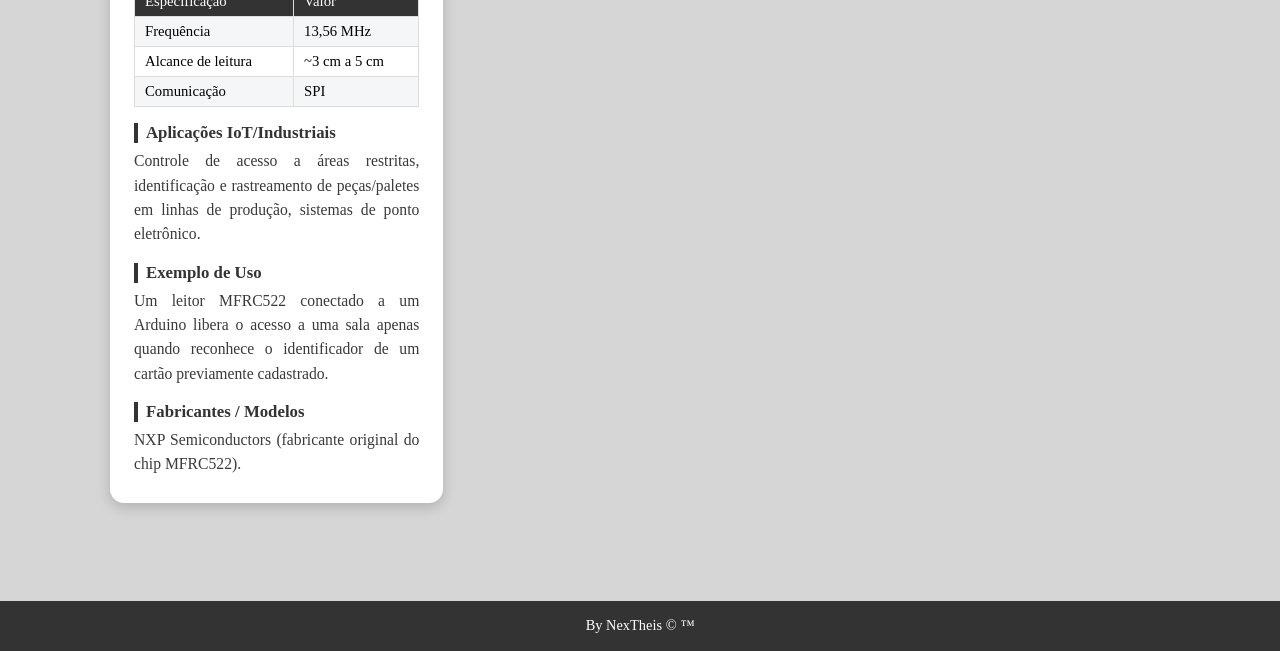
<file: sensores.html>
<!DOCTYPE html>
<html lang="pt-BR">

<head>
  <meta charset="UTF-8">
  <meta name="viewport" content="width=device-width, initial-scale=1.0">
  <script src="./java.js" defer></script>
  <link rel="stylesheet" href="./style.css">
  <link rel="shortcut icon" href="./img/ChatGPT_Image_1_12_2025__19_52_46-removebg-preview.png" type="image/png">
  <title>Catálogo de Sensores IoT e Industriais</title>
</head>

<body>
  <header>
    <div class="off-screen-menu">
      <ul>
        <li><a href="./index.html">Início</a></li>
        <li><a href="./robos.html">Robôs Industriais</a></li>
        <li><a href="./sensores.html">Sensores IoT</a></li>
        <li><a href="./arduino.html">Arduino</a></li>
        <li><a href="./comunicacao.html">Comunicação Industrial</a></li>
        <li><a href="./tinkercad.html">Desafios Tinkercad</a></li>
        <li><a href="./esp8266.html">ESP8266 / NodeMCU</a></li>
        <li><a href="./quiz.html">Quiz</a></li>
      </ul>
    </div>
    <nav>
      <div class="ham-menu">
        <span></span>
        <span></span>
        <span></span>
      </div>
      <h1 class="marca">NexTheis IoT</h1>
    </nav>
  </header>
  <br><br>
  <main>
    <h1 class="titulo">Catálogo de Sensores IoT e Industriais</h1>
    <p class="subtitulo">Os 10 sensores mais utilizados em projetos com Arduino, ESP32, Raspberry Pi e CLPs, organizados
      por categoria</p>

    <div class="grid-catalogo">

      <article class="card-sensor" data-nome="DHT22 Temperatura Umidade AM2302">
        <div class="card-img"><img src="./img/sensores/dht22.svg"
            alt="Ícone do sensor DHT22 de temperatura e umidade de maior precisão"></div>
        <div class="card-corpo">
          <h2>DHT22</h2>
          <span class="badge">Categoria: Temperatura e Umidade</span>
          <span class="tag-sinal digital">Digital</span>
          <h4>Conceito</h4>
          <p>Versão aprimorada do DHT11, com maior precisão e faixa de medição mais ampla, também conhecido pelo nome de
            chip AM2302.</p>
          <h4>Princípio de Funcionamento</h4>
          <p>Mesmo princípio do DHT11 (termistor + sensor capacitivo de umidade + conversão digital em um fio), porém
            com componentes de maior qualidade, resultando em leituras mais estáveis e precisas.</p>
          <table class="tabela-specs">
            <tr>
              <th>Especificação</th>
              <th>Valor</th>
            </tr>
            <tr>
              <td>Faixa de temperatura</td>
              <td>-40°C a 80°C (±0,5°C)</td>
            </tr>
            <tr>
              <td>Faixa de umidade</td>
              <td>0% a 100% UR (±2-5%)</td>
            </tr>
            <tr>
              <td>Alimentação</td>
              <td>3V a 6V</td>
            </tr>
            <tr>
              <td>Taxa de amostragem</td>
              <td>1 leitura a cada 2 segundos</td>
            </tr>
          </table>
          <h4>Aplicações IoT/Industriais</h4>
          <p>Estufas agrícolas, câmaras frias, sistemas HVAC, monitoramento ambiental em estações IoT profissionais.</p>
          <h4>Exemplo de Uso</h4>
          <p>Em uma estufa conectada via ESP32, o DHT22 monitora temperatura e umidade e envia os dados via Wi-Fi/MQTT
            para um painel de controle em nuvem.</p>
          <h4>Fabricantes / Modelos</h4>
          <p>Aosong Electronics (chip AM2302); módulos comercializados por Adafruit, DFRobot e diversas marcas de
            eletrônica embarcada.</p>
        </div>
      </article>

      <article class="card-sensor" data-nome="LM35 Temperatura Analogico">
        <div class="card-img"><img src="./img/sensores/lm35.svg" alt="Ícone do sensor de temperatura analógico LM35">
        </div>
        <div class="card-corpo">
          <h2>LM35</h2>
          <span class="badge">Categoria: Temperatura</span>
          <span class="tag-sinal analogico">Analógico</span>
          <h4>Conceito</h4>
          <p>Sensor de temperatura analógico de precisão, cuja tensão de saída é diretamente proporcional à temperatura
            em graus Celsius.</p>
          <h4>Princípio de Funcionamento</h4>
          <p>É um circuito integrado analógico que gera uma tensão de saída linear de 10 mV para cada grau Celsius, sem
            necessidade de calibração externa. O microcontrolador lê essa tensão por meio de um conversor
            analógico-digital (ADC).</p>
          <table class="tabela-specs">
            <tr>
              <th>Especificação</th>
              <th>Valor</th>
            </tr>
            <tr>
              <td>Faixa de medição</td>
              <td>-55°C a 150°C</td>
            </tr>
            <tr>
              <td>Sensibilidade</td>
              <td>10 mV/°C</td>
            </tr>
            <tr>
              <td>Alimentação</td>
              <td>4V a 30V</td>
            </tr>
            <tr>
              <td>Precisão</td>
              <td>±0,5°C (a 25°C)</td>
            </tr>
          </table>
          <h4>Aplicações IoT/Industriais</h4>
          <p>Controle de temperatura em processos industriais simples, monitoramento térmico de motores e painéis
            elétricos.</p>
          <h4>Exemplo de Uso</h4>
          <p>Ligado a uma entrada analógica do Arduino, o LM35 permite calcular a temperatura em °C multiplicando a
            tensão lida por 100 (veja o exemplo de código na página do Arduino).</p>
          <h4>Fabricantes / Modelos</h4>
          <p>Texas Instruments (fabricante original do CI LM35, anteriormente National Semiconductor).</p>
        </div>
      </article>

      <article class="card-sensor" data-nome="DS18B20 Temperatura digital a prova dagua">
        <div class="card-img"><img src="./img/sensores/ds18b20.svg"
            alt="Ícone do sensor de temperatura digital à prova d'água DS18B20"></div>
        <div class="card-corpo">
          <h2>DS18B20</h2>
          <span class="badge">Categoria: Temperatura</span>
          <span class="tag-sinal digital">Digital (1-Wire)</span>
          <h4>Conceito</h4>
          <p>Sensor digital de temperatura à prova d'água, muito usado para medir a temperatura de líquidos, solo e
            ambientes externos.</p>
          <h4>Princípio de Funcionamento</h4>
          <p>Usa o protocolo digital 1-Wire, permitindo conectar vários sensores DS18B20 no mesmo fio de dados, cada um
            identificado por um endereço único de 64 bits gravado de fábrica.</p>
          <table class="tabela-specs">
            <tr>
              <th>Especificação</th>
              <th>Valor</th>
            </tr>
            <tr>
              <td>Faixa de medição</td>
              <td>-55°C a 125°C</td>
            </tr>
            <tr>
              <td>Precisão</td>
              <td>±0,5°C (-10°C a 85°C)</td>
            </tr>
            <tr>
              <td>Comunicação</td>
              <td>1-Wire (endereçável, múltiplos sensores no mesmo barramento)</td>
            </tr>
            <tr>
              <td>Encapsulamento</td>
              <td>Cápsula metálica à prova d'água (versão waterproof)</td>
            </tr>
          </table>
          <h4>Aplicações IoT/Industriais</h4>
          <p>Monitoramento de temperatura de líquidos em tanques, aquários, sistemas de irrigação e solo em agricultura
            de precisão.</p>
          <h4>Exemplo de Uso</h4>
          <p>Vários sensores DS18B20 distribuídos em diferentes pontos de um tanque industrial, todos lidos pelo mesmo
            pino digital do Arduino via protocolo 1-Wire.</p>
          <h4>Fabricantes / Modelos</h4>
          <p>Maxim Integrated (atualmente parte da Analog Devices), fabricante original do chip DS18B20.</p>
        </div>
      </article>

      <article class="card-sensor" data-nome="HC-SR04 Distancia ultrassonico">
        <div class="card-img"><img src="./img/sensores/hcsr04.svg"
            alt="Ícone do sensor ultrassônico de distância HC-SR04"></div>
        <div class="card-corpo">
          <h2>HC-SR04</h2>
          <span class="badge">Categoria: Distância</span>
          <span class="tag-sinal digital">Digital (Trigger/Echo)</span>
          <h4>Conceito</h4>
          <p>Sensor ultrassônico que mede distância através do tempo que um pulso sonoro leva para ir até um obstáculo e
            retornar (eco).</p>
          <h4>Princípio de Funcionamento</h4>
          <p>O pino Trigger emite um pulso ultrassônico de 40 kHz; o pino Echo fica em nível alto durante o tempo entre
            o envio e o recebimento do eco. A distância é calculada multiplicando esse tempo pela velocidade do som e
            dividindo por dois (ida e volta).</p>
          <table class="tabela-specs">
            <tr>
              <th>Especificação</th>
              <th>Valor</th>
            </tr>
            <tr>
              <td>Faixa de medição</td>
              <td>2 cm a 400 cm</td>
            </tr>
            <tr>
              <td>Precisão</td>
              <td>~3 mm</td>
            </tr>
            <tr>
              <td>Ângulo de detecção</td>
              <td>~15°</td>
            </tr>
            <tr>
              <td>Alimentação</td>
              <td>5V</td>
            </tr>
          </table>
          <h4>Aplicações IoT/Industriais</h4>
          <p>Detecção de obstáculos em robótica móvel, medição de nível em reservatórios, sistemas de estacionamento
            automatizado, contagem de peças em esteiras.</p>
          <h4>Exemplo de Uso</h4>
          <p>No exemplo de código da página do Arduino, o tempo de eco (em microssegundos) medido pelo HC-SR04 é
            convertido em centímetros usando a fórmula da velocidade do som.</p>
          <h4>Fabricantes / Modelos</h4>
          <p>Módulo popularizado por diversos fabricantes chineses de eletrônica embarcada (ex: Elecfreaks, Keyestudio,
            HiLetgo).</p>
        </div>
      </article>

      <article class="card-sensor" data-nome="PIR HC-SR501 Movimento presenca infravermelho">
        <div class="card-img"><img src="./img/sensores/pir.svg" alt="Ícone do sensor de movimento PIR HC-SR501"></div>
        <div class="card-corpo">
          <h2>PIR HC-SR501</h2>
          <span class="badge">Categoria: Movimento</span>
          <span class="tag-sinal digital">Digital</span>
          <h4>Conceito</h4>
          <p>Sensor passivo infravermelho (PIR) capaz de detectar a presença de pessoas ou animais através da radiação
            de calor corporal emitida.</p>
          <h4>Princípio de Funcionamento</h4>
          <p>Uma lente Fresnel concentra a radiação infravermelha emitida por corpos quentes sobre um sensor
            piroelétrico; quando há variação súbita nessa radiação (movimento de um corpo quente na área), o sensor gera
            um sinal digital de saída em nível alto.</p>
          <table class="tabela-specs">
            <tr>
              <th>Especificação</th>
              <th>Valor</th>
            </tr>
            <tr>
              <td>Alcance de detecção</td>
              <td>Até 7 metros (ajustável)</td>
            </tr>
            <tr>
              <td>Ângulo de detecção</td>
              <td>~110°</td>
            </tr>
            <tr>
              <td>Tempo de retardo</td>
              <td>Ajustável (potenciômetro on-board)</td>
            </tr>
          </table>
          <h4>Aplicações IoT/Industriais</h4>
          <p>Iluminação automática por presença, sistemas de alarme e segurança, contagem de pessoas em ambientes
            industriais.</p>
          <h4>Exemplo de Uso</h4>
          <p>Um PIR acoplado a um ESP32 envia uma notificação MQTT sempre que detecta movimento em uma área restrita da
            fábrica fora do horário de expediente.</p>
          <h4>Fabricantes / Modelos</h4>
          <p>Módulo padrão baseado no chip BISS0001, fabricado por diversas marcas de eletrônica (ex: Keyestudio,
            Elegoo).</p>
        </div>
      </article>

      <article class="card-sensor" data-nome="MQ-2 Gas fumaca gases combustiveis">
        <div class="card-img"><img src="./img/sensores/mq2.svg" alt="Ícone do sensor de gás e fumaça MQ-2"></div>
        <div class="card-corpo">
          <h2>MQ-2</h2>
          <span class="badge">Categoria: Gás</span>
          <span class="tag-sinal analogico">Analógico / Digital (com comparador)</span>
          <h4>Conceito</h4>
          <p>Sensor de gás semicondutor sensível a fumaça e a gases combustíveis como GLP, propano, metano e hidrogênio.
          </p>
          <h4>Princípio de Funcionamento</h4>
          <p>Possui um elemento sensível de dióxido de estanho (SnO2) que altera sua condutividade elétrica na presença
            dos gases-alvo. Um filamento aquecedor interno mantém a temperatura de operação ideal para a reação química
            de detecção.</p>
          <table class="tabela-specs">
            <tr>
              <th>Especificação</th>
              <th>Valor</th>
            </tr>
            <tr>
              <td>Gases detectados</td>
              <td>GLP, propano, metano, álcool, fumaça, hidrogênio</td>
            </tr>
            <tr>
              <td>Alimentação</td>
              <td>5V</td>
            </tr>
            <tr>
              <td>Tempo de aquecimento</td>
              <td>Necessário pré-aquecimento (~1 min) para leitura estável</td>
            </tr>
          </table>
          <h4>Aplicações IoT/Industriais</h4>
          <p>Sistemas de detecção de vazamento de gás em cozinhas industriais e residenciais, alarmes de incêndio por
            fumaça, monitoramento de ambientes com risco de explosão.</p>
          <h4>Exemplo de Uso</h4>
          <p>Conectado a um Arduino, o MQ-2 aciona um buzzer e envia um alerta via rede quando a concentração de gás
            ultrapassa um limiar de segurança.</p>
          <h4>Fabricantes / Modelos</h4>
          <p>Henan Hanwei Electronics (Winsen Electronics), fabricante chinês responsável pela série de sensores MQ.</p>
        </div>
      </article>

      <article class="card-sensor" data-nome="Sensor Capacitivo Umidade do Solo agricultura">
        <div class="card-img"><img src="./img/sensores/solo.svg" alt="Ícone do sensor capacitivo de umidade do solo">
        </div>
        <div class="card-corpo">
          <h2>Sensor Capacitivo de Umidade do Solo</h2>
          <span class="badge">Categoria: Umidade</span>
          <span class="tag-sinal analogico">Analógico</span>
          <h4>Conceito</h4>
          <p>Sensor que mede o nível de umidade presente no solo, muito usado em sistemas de irrigação automatizada e
            agricultura inteligente.</p>
          <h4>Princípio de Funcionamento</h4>
          <p>Duas placas capacitivas revestidas medem a capacitância do solo, que varia conforme o teor de água
            presente. Ao contrário dos sensores resistivos mais antigos, o modelo capacitivo não sofre corrosão por
            eletrólise, durando mais tempo.</p>
          <table class="tabela-specs">
            <tr>
              <th>Especificação</th>
              <th>Valor</th>
            </tr>
            <tr>
              <td>Saída</td>
              <td>Tensão analógica inversamente proporcional à umidade</td>
            </tr>
            <tr>
              <td>Alimentação</td>
              <td>3,3V a 5,5V</td>
            </tr>
            <tr>
              <td>Durabilidade</td>
              <td>Alta (sem corrosão de eletrodos)</td>
            </tr>
          </table>
          <h4>Aplicações IoT/Industriais</h4>
          <p>Irrigação automática em estufas e plantações, agricultura de precisão, monitoramento remoto de canteiros
            via IoT.</p>
          <h4>Exemplo de Uso</h4>
          <p>Um Arduino liga uma bomba d'água automaticamente quando a leitura do sensor indica que o solo está com
            umidade abaixo de 30%.</p>
          <h4>Fabricantes / Modelos</h4>
          <p>Modelo genérico difundido por fabricantes de eletrônica para hobby (ex: DFRobot, Diymore).</p>
        </div>
      </article>

      <article class="card-sensor" data-nome="ACS712 Corrente eletrica sensor Hall">
        <div class="card-img"><img src="./img/sensores/corrente.svg" alt="Ícone do sensor de corrente elétrica ACS712">
        </div>
        <div class="card-corpo">
          <h2>ACS712</h2>
          <span class="badge">Categoria: Corrente</span>
          <span class="tag-sinal analogico">Analógico</span>
          <h4>Conceito</h4>
          <p>Sensor de corrente elétrica baseado em efeito Hall, capaz de medir corrente contínua (DC) ou alternada (AC)
            sem contato elétrico direto com o circuito de potência.</p>
          <h4>Princípio de Funcionamento</h4>
          <p>A corrente que passa por um condutor interno gera um campo magnético proporcional; um sensor de efeito Hall
            integrado detecta esse campo e converte em uma tensão de saída analógica proporcional à corrente medida.</p>
          <table class="tabela-specs">
            <tr>
              <th>Especificação</th>
              <th>Valor</th>
            </tr>
            <tr>
              <td>Faixas disponíveis</td>
              <td>±5A, ±20A, ±30A (modelos diferentes)</td>
            </tr>
            <tr>
              <td>Sensibilidade típica</td>
              <td>185 mV/A (modelo 5A), 100 mV/A (20A), 66 mV/A (30A)</td>
            </tr>
            <tr>
              <td>Isolamento</td>
              <td>2,1 kVRMS entre os pinos de potência e de sinal</td>
            </tr>
          </table>
          <h4>Aplicações IoT/Industriais</h4>
          <p>Monitoramento de consumo de energia de motores e máquinas, detecção de sobrecarga em painéis elétricos,
            proteção de circuitos.</p>
          <h4>Exemplo de Uso</h4>
          <p>No exemplo de código da página do Arduino, a tensão de saída do ACS712 é convertida em amperes a partir da
            sensibilidade do sensor (V/A).</p>
          <h4>Fabricantes / Modelos</h4>
          <p>Allegro MicroSystems (fabricante norte-americano do chip ACS712).</p>
        </div>
      </article>

      <article class="card-sensor" data-nome="Sensor Hall A3144 Rotacao velocidade motor">
        <div class="card-img"><img src="./img/sensores/hall.svg" alt="Ícone do sensor de rotação Hall A3144"></div>
        <div class="card-corpo">
          <h2>Sensor Hall A3144</h2>
          <span class="badge">Categoria: Rotação</span>
          <span class="tag-sinal digital">Digital</span>
          <h4>Conceito</h4>
          <p>Sensor de efeito Hall que detecta a presença de um campo magnético, muito usado para medir velocidade de
            rotação de motores e rodas.</p>
          <h4>Princípio de Funcionamento</h4>
          <p>Ao passar um ímã fixado em um eixo giratório próximo ao sensor, o campo magnético gera uma tensão Hall
            detectável; contando os pulsos por unidade de tempo, calcula-se a velocidade angular (RPM) do eixo.</p>
          <table class="tabela-specs">
            <tr>
              <th>Especificação</th>
              <th>Valor</th>
            </tr>
            <tr>
              <td>Saída</td>
              <td>Digital (comutação por presença de campo magnético)</td>
            </tr>
            <tr>
              <td>Alimentação</td>
              <td>4,5V a 24V</td>
            </tr>
          </table>
          <h4>Aplicações IoT/Industriais</h4>
          <p>Tacômetros digitais, controle de velocidade de esteiras e motores, encoders simples de baixo custo em robôs
            móveis.</p>
          <h4>Exemplo de Uso</h4>
          <p>Um ímã fixado na roda de um robô móvel passa pelo sensor Hall a cada volta, permitindo ao Arduino calcular
            a velocidade e a distância percorrida.</p>
          <h4>Fabricantes / Modelos</h4>
          <p>Allegro MicroSystems (fabricante do chip A3144, também produzido sob licença por outras fábricas).</p>
        </div>
      </article>

      <article class="card-sensor" data-nome="MFRC522 RFID controle de acesso identificacao">
        <div class="card-img"><img src="./img/sensores/rfid.svg" alt="Ícone do módulo RFID MFRC522"></div>
        <div class="card-corpo">
          <h2>RFID MFRC522</h2>
          <span class="badge">Categoria: RFID</span>
          <span class="tag-sinal spi">SPI</span>
          <h4>Conceito</h4>
          <p>Módulo de identificação por radiofrequência (RFID) que permite ler e escrever dados em cartões e tags de
            proximidade (13,56 MHz).</p>
          <h4>Princípio de Funcionamento</h4>
          <p>O módulo emite um campo eletromagnético que alimenta passivamente o chip da tag/cartão RFID por indução; a
            tag responde retransmitindo seu identificador único, que é decodificado pelo módulo e enviado ao
            microcontrolador via SPI.</p>
          <table class="tabela-specs">
            <tr>
              <th>Especificação</th>
              <th>Valor</th>
            </tr>
            <tr>
              <td>Frequência</td>
              <td>13,56 MHz</td>
            </tr>
            <tr>
              <td>Alcance de leitura</td>
              <td>~3 cm a 5 cm</td>
            </tr>
            <tr>
              <td>Comunicação</td>
              <td>SPI</td>
            </tr>
          </table>
          <h4>Aplicações IoT/Industriais</h4>
          <p>Controle de acesso a áreas restritas, identificação e rastreamento de peças/paletes em linhas de produção,
            sistemas de ponto eletrônico.</p>
          <h4>Exemplo de Uso</h4>
          <p>Um leitor MFRC522 conectado a um Arduino libera o acesso a uma sala apenas quando reconhece o identificador
            de um cartão previamente cadastrado.</p>
          <h4>Fabricantes / Modelos</h4>
          <p>NXP Semiconductors (fabricante original do chip MFRC522).</p>
        </div>
      </article>

    </div>
  </main>

  <br>
  <footer>
    <p>By NexTheis &copy; &trade; </p>
  </footer>
</body>

</html>
</file>
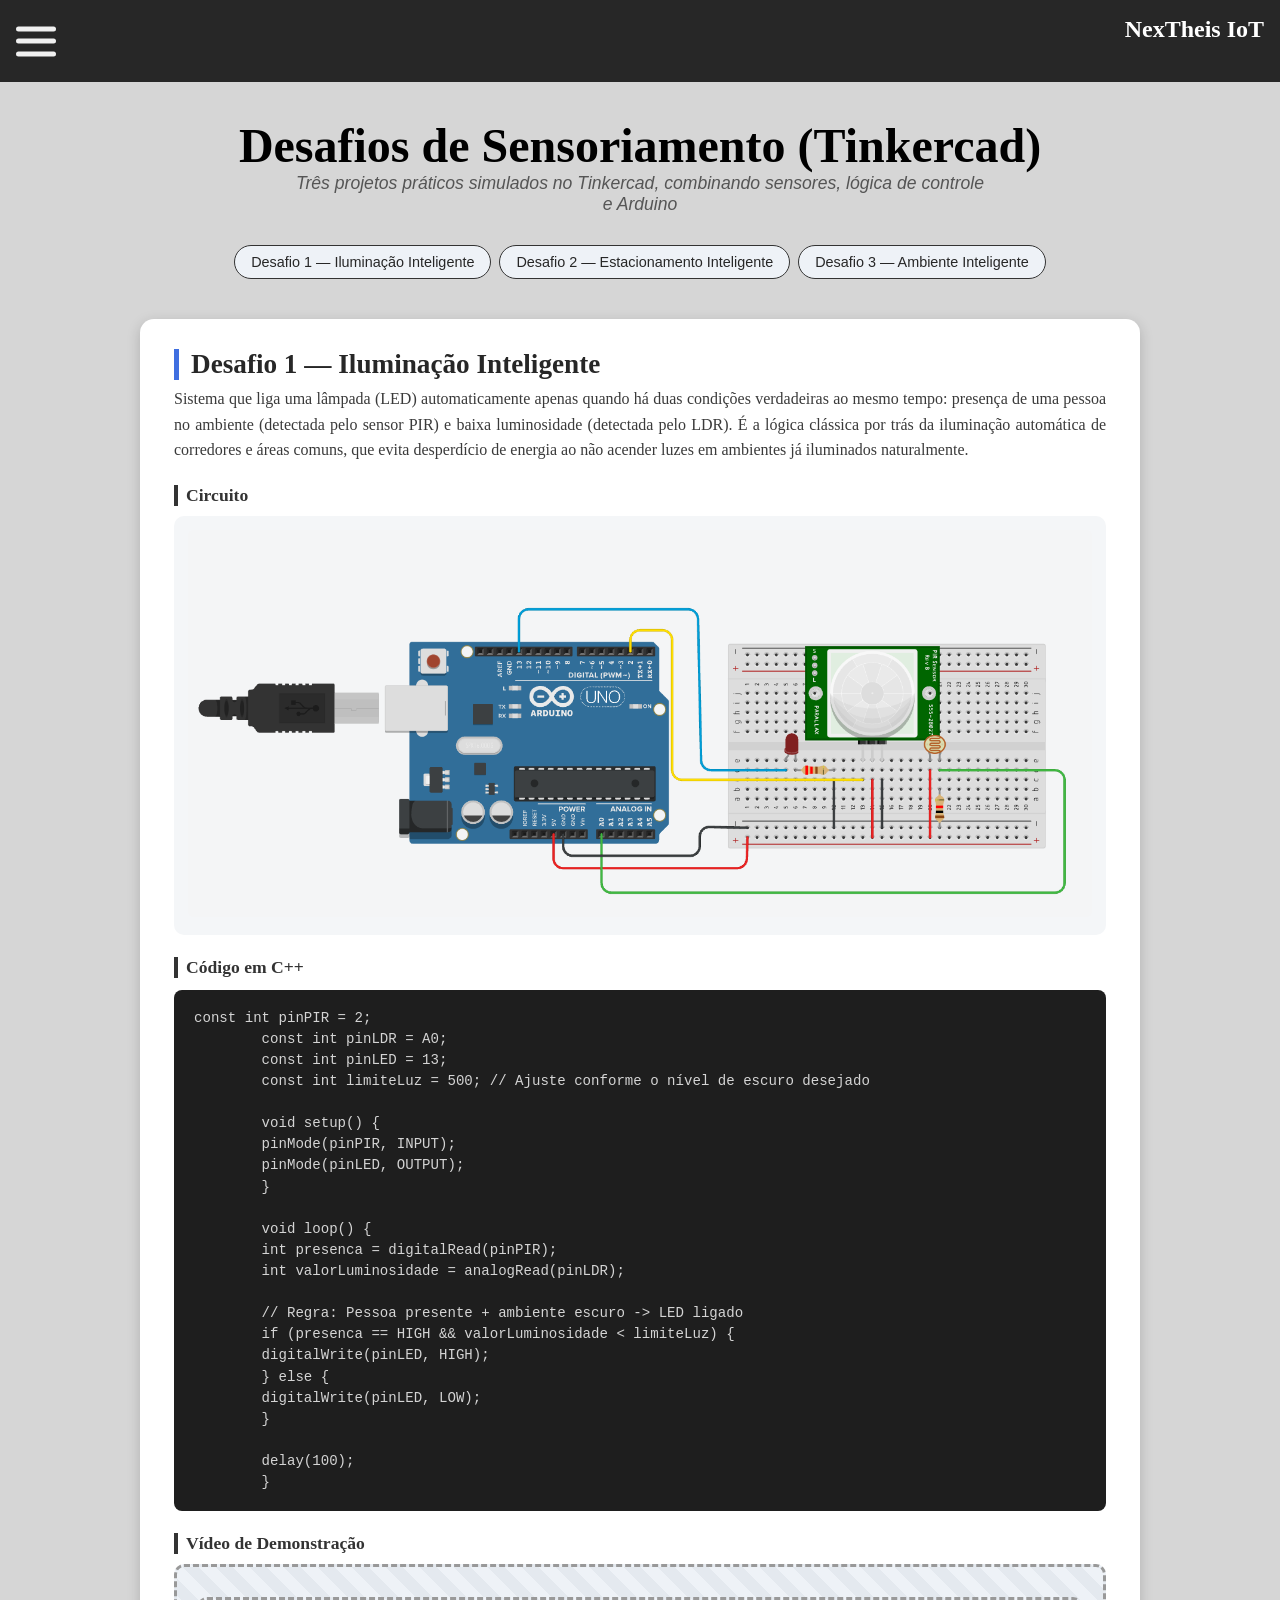
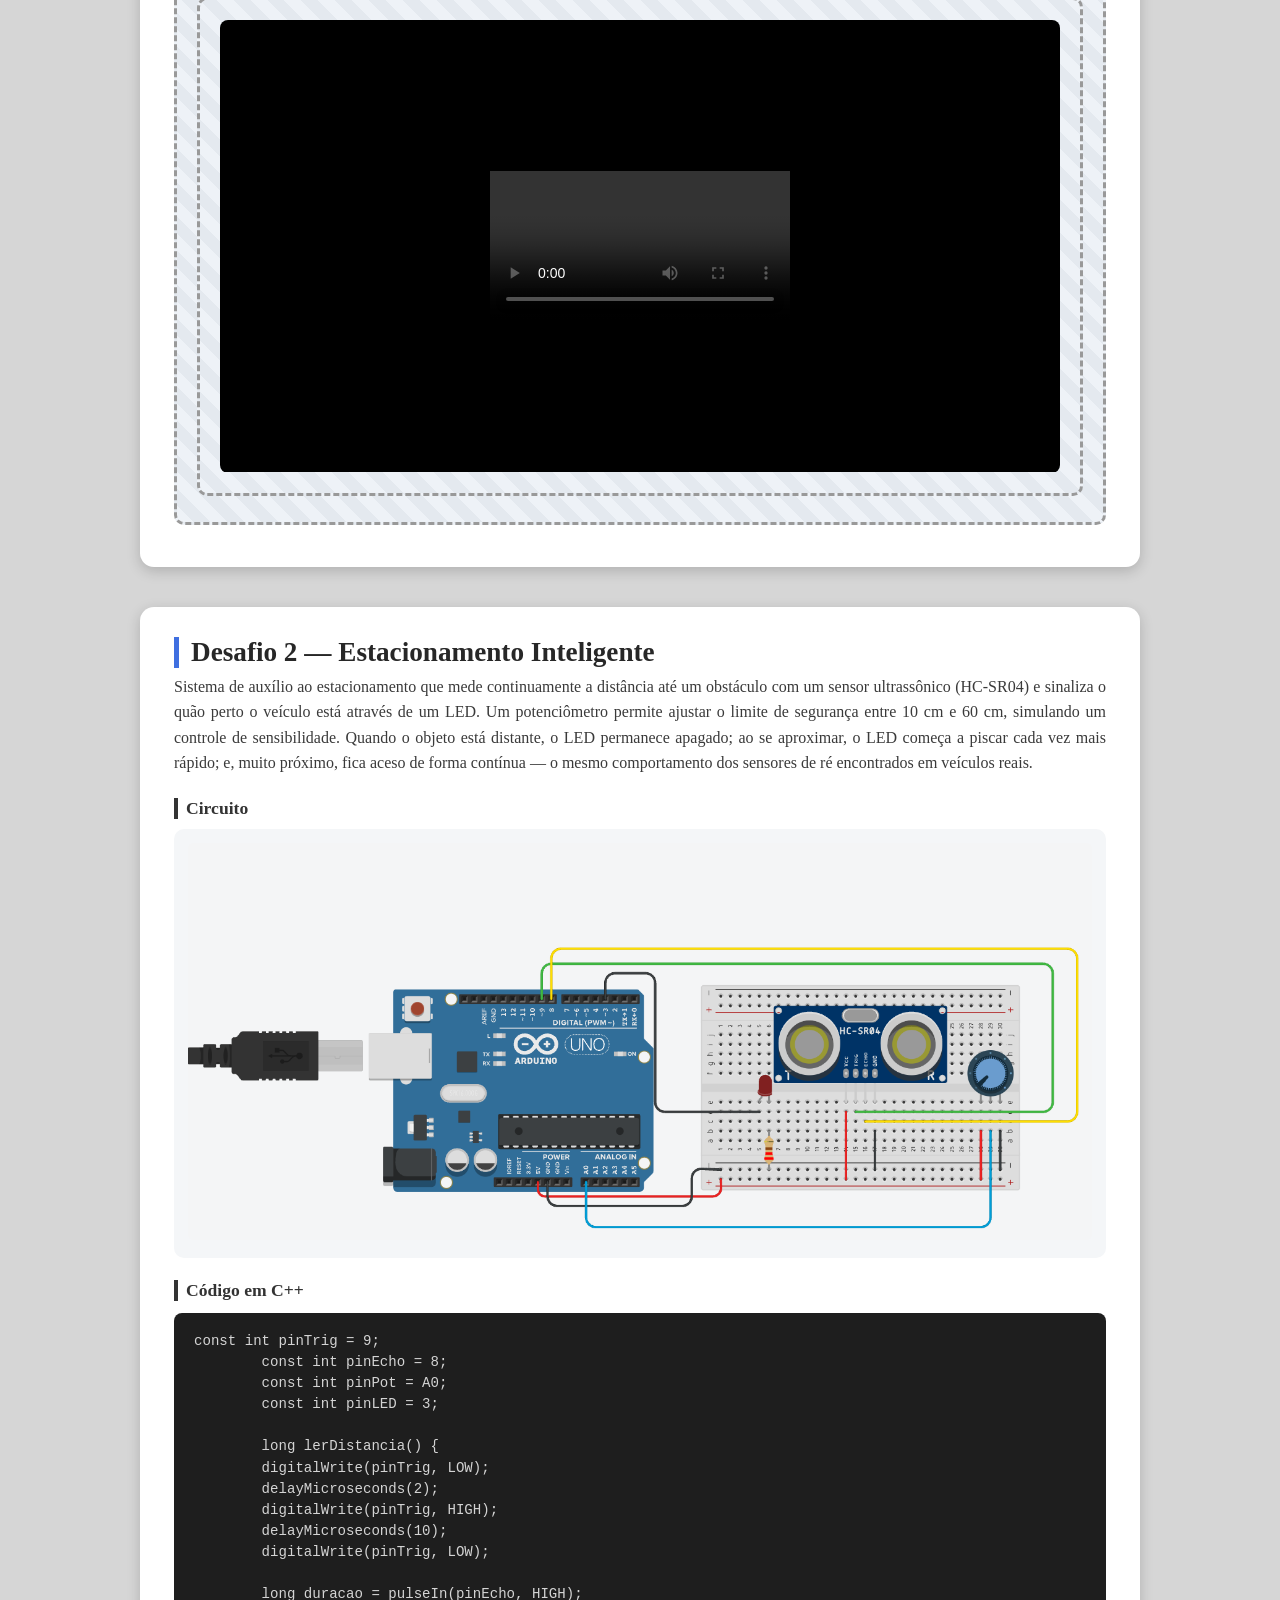
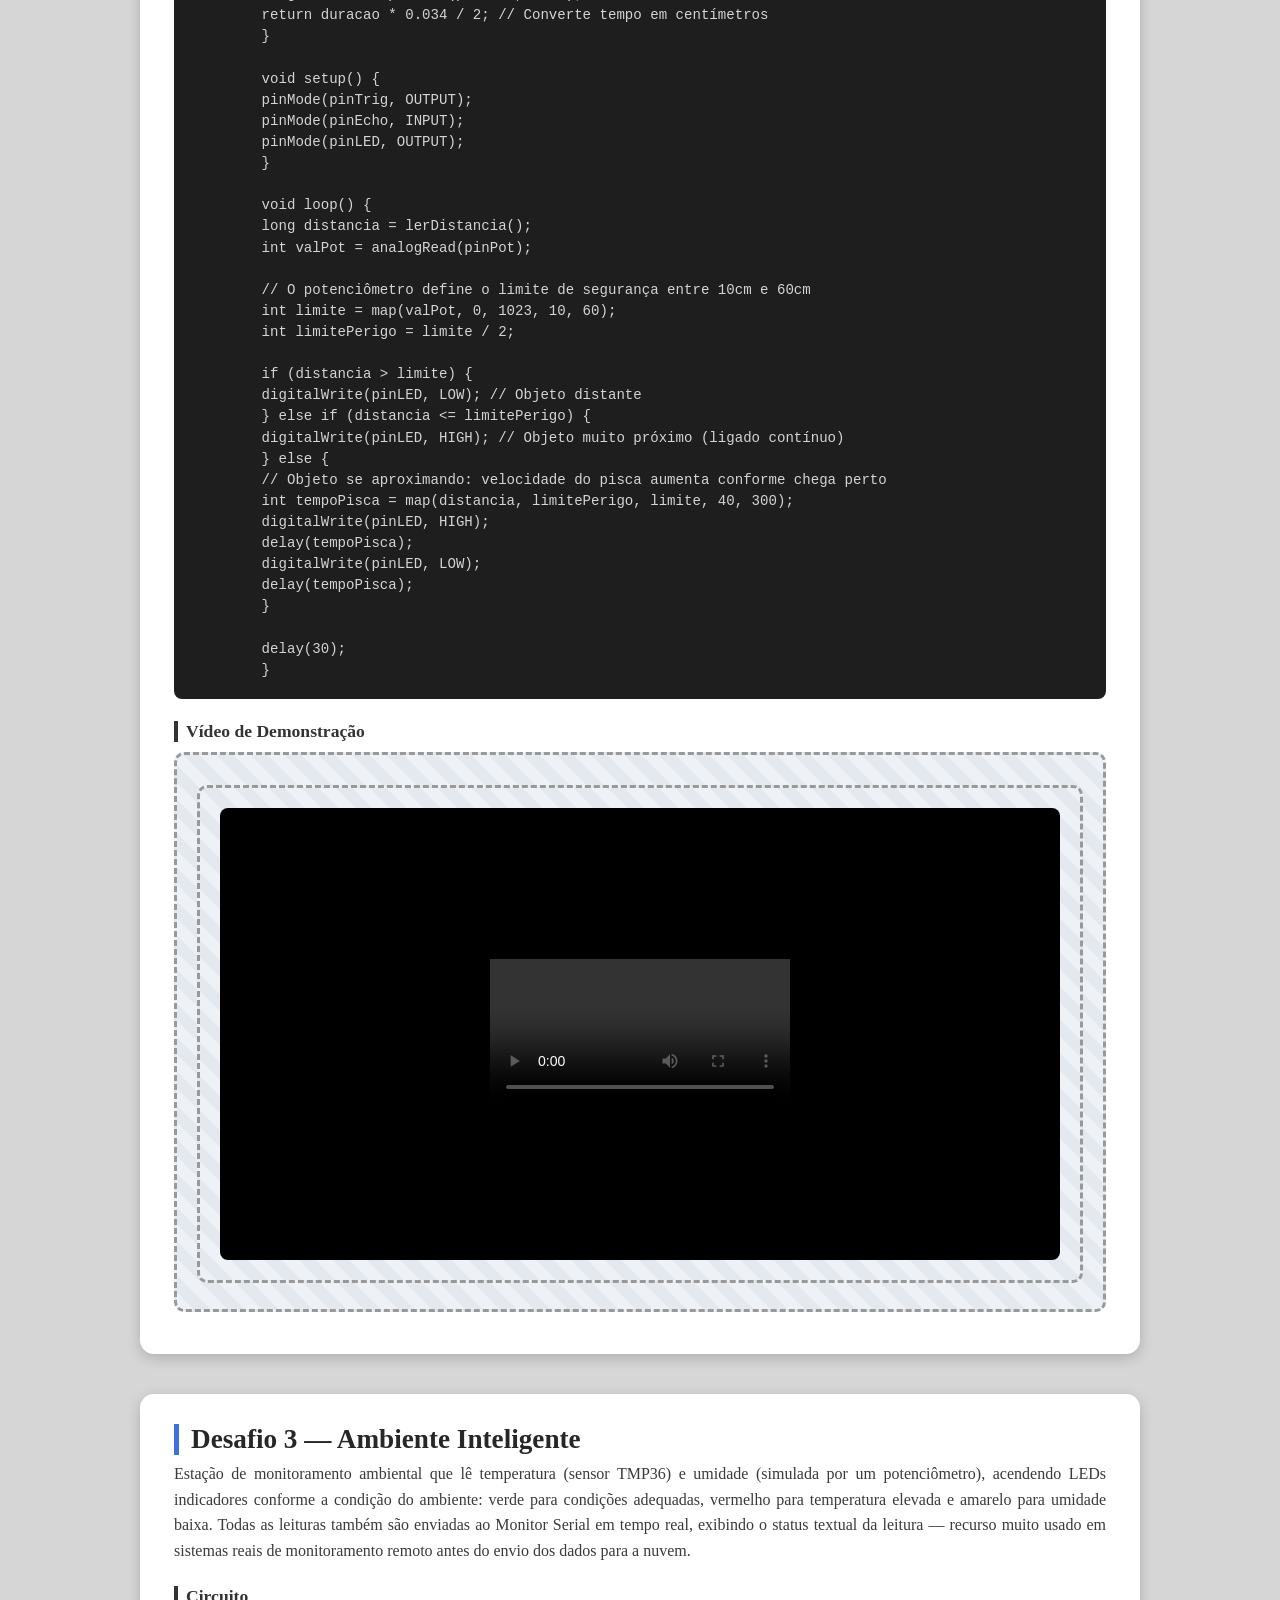
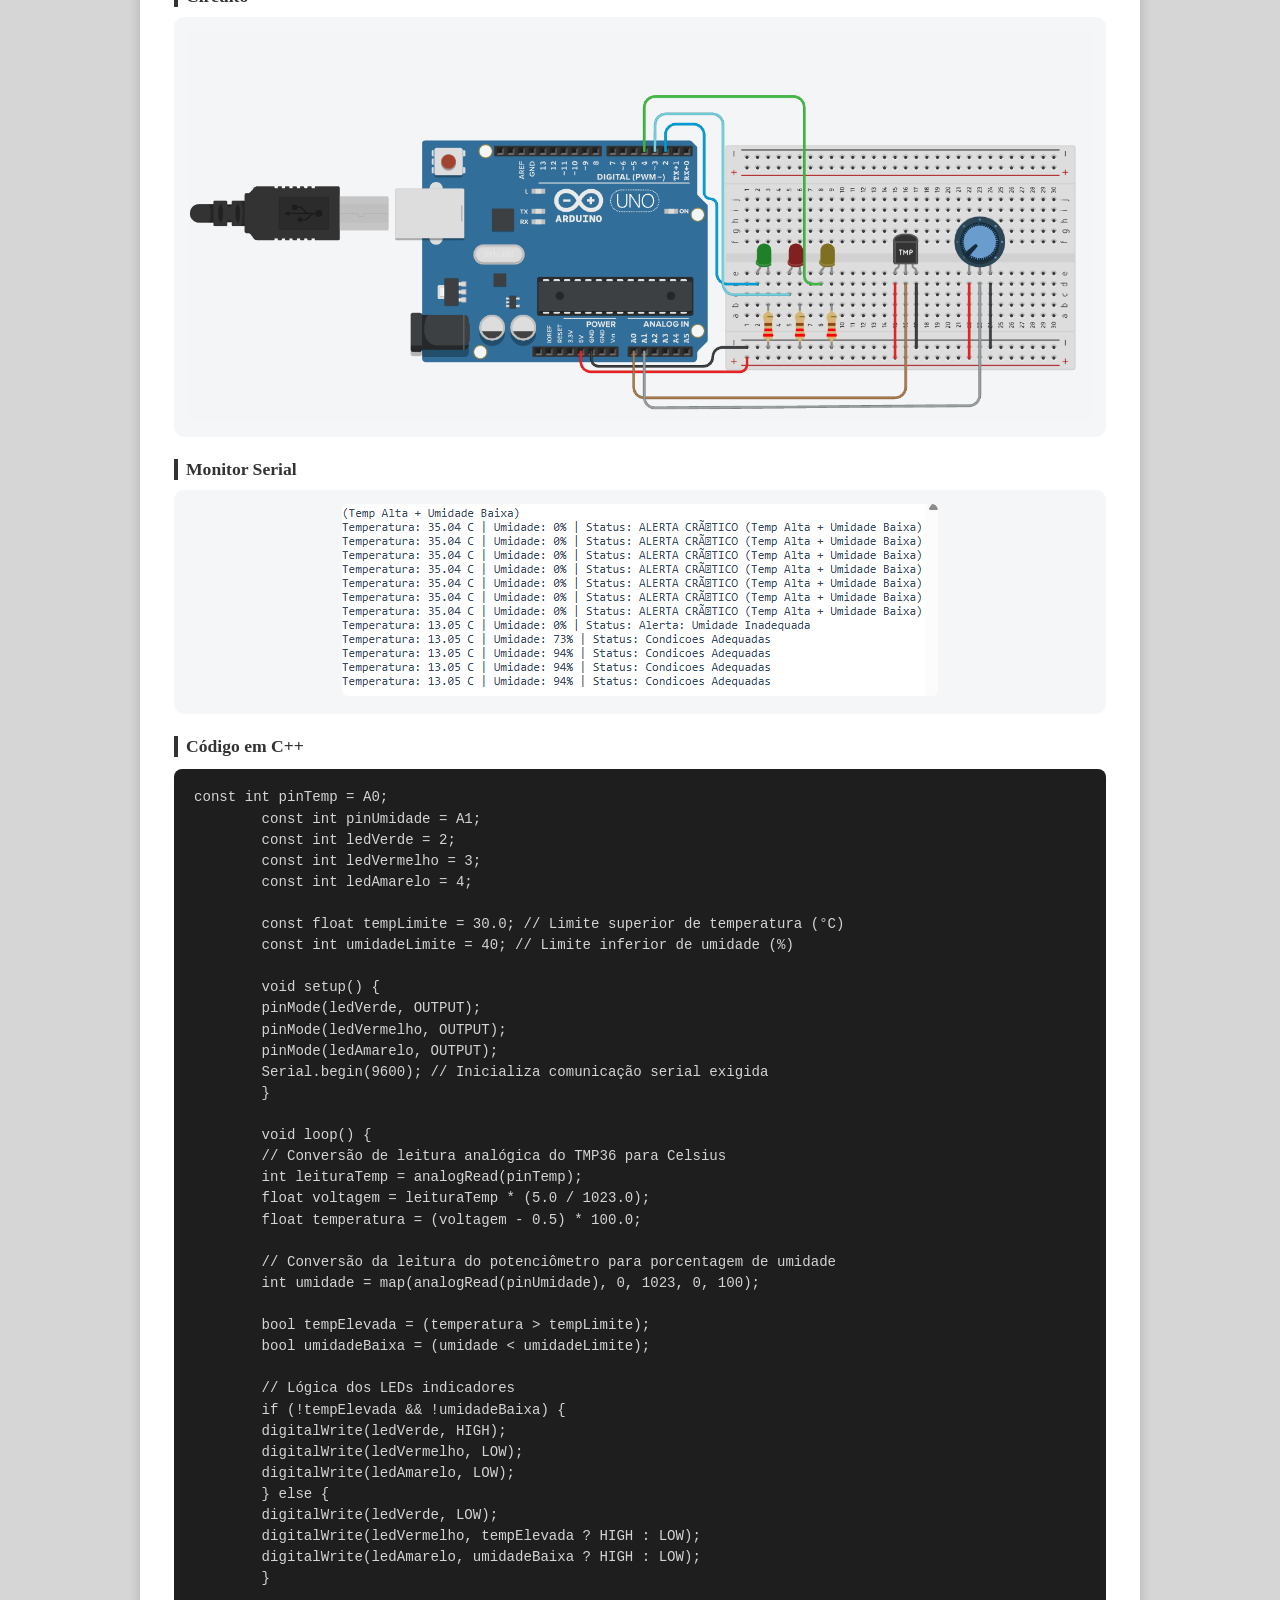
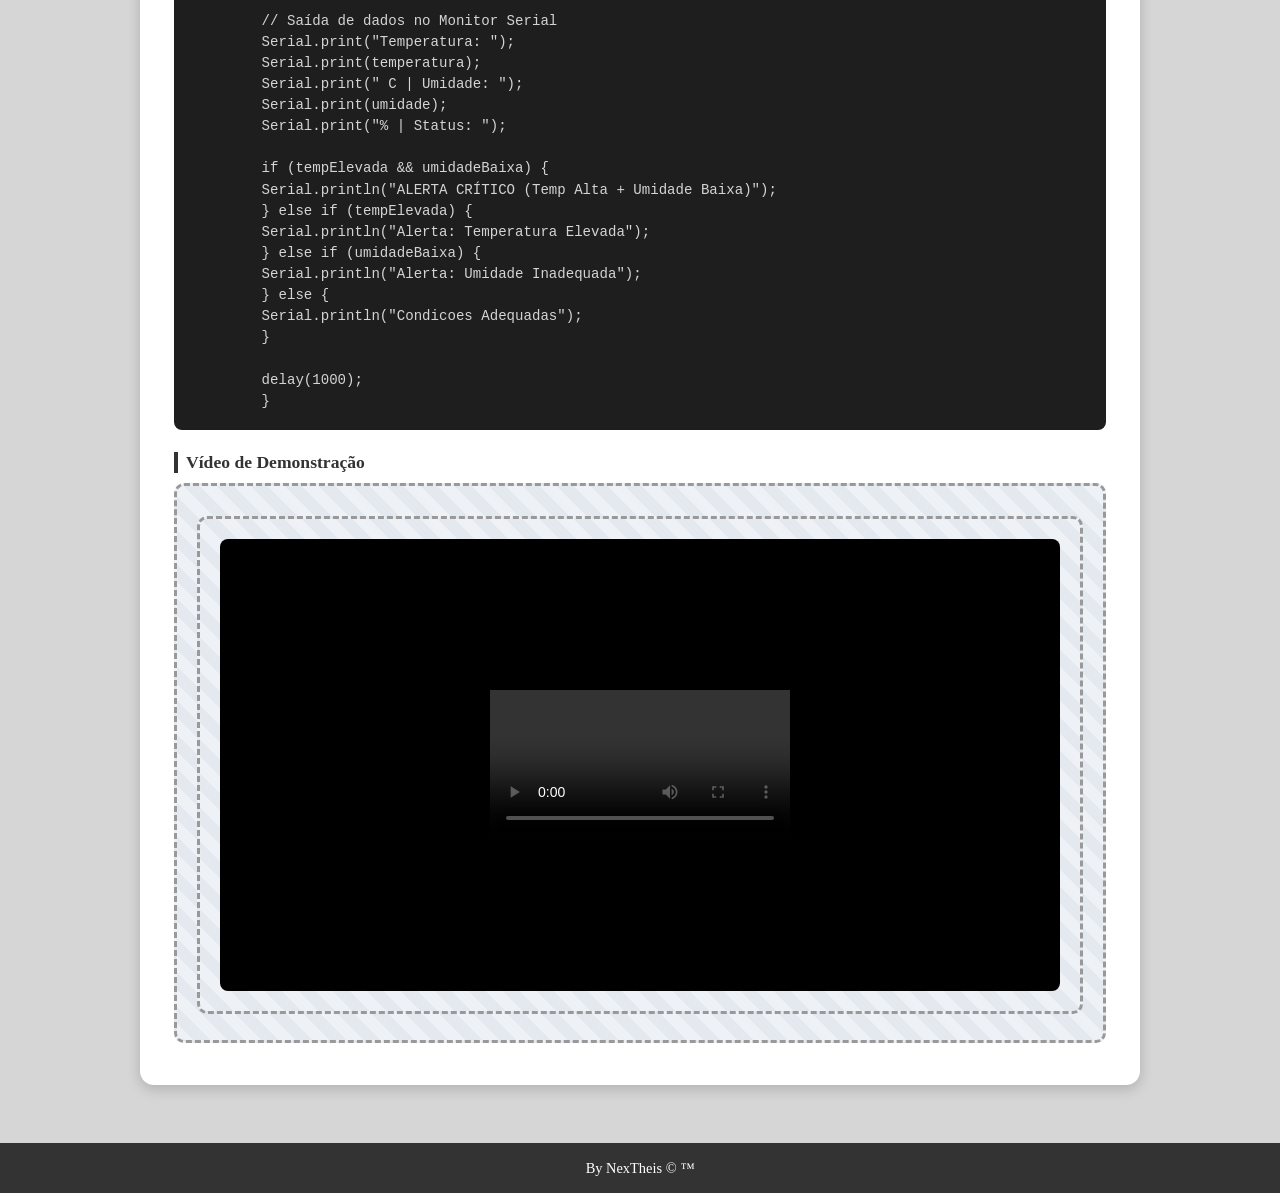
<file: tinkercad.html>
<!DOCTYPE html>
<html lang="pt-BR">

<head>
  <meta charset="UTF-8">
  <meta name="viewport" content="width=device-width, initial-scale=1.0">
  <script src="./java.js" defer></script>
  <link rel="stylesheet" href="./style.css">
  <link rel="shortcut icon" href="./img/ChatGPT_Image_1_12_2025__19_52_46-removebg-preview.png" type="image/png">
  <title>Desafios de Sensoriamento (Tinkercad)</title>
</head>

<body>
  <header>
    <div class="off-screen-menu">
      <ul>
        <li><a href="./index.html">Início</a></li>
        <li><a href="./robos.html">Robôs Industriais</a></li>
        <li><a href="./sensores.html">Sensores IoT</a></li>
        <li><a href="./arduino.html">Arduino</a></li>
        <li><a href="./comunicacao.html">Comunicação Industrial</a></li>
        <li><a href="./tinkercad.html">Desafios Tinkercad</a></li>
        <li><a href="./esp8266.html">ESP8266 / NodeMCU</a></li>
        <li><a href="./quiz.html">Quiz</a></li>
      </ul>
    </div>
    <nav>
      <div class="ham-menu">
        <span></span>
        <span></span>
        <span></span>
      </div>
      <h1 class="marca">NexTheis IoT</h1>
    </nav>
  </header>
  <br><br>
  <main>
    <h1 class="titulo">Desafios de Sensoriamento (Tinkercad)</h1>
    <p class="subtitulo">Três projetos práticos simulados no Tinkercad, combinando sensores, lógica de controle e
      Arduino</p>

    <div class="ancora-menu">
      <a class="ancora-link" href="#desafio1">Desafio 1 — Iluminação Inteligente</a>
      <a class="ancora-link" href="#desafio2">Desafio 2 — Estacionamento Inteligente</a>
      <a class="ancora-link" href="#desafio3">Desafio 3 — Ambiente Inteligente</a>
    </div>

    <article class="desafio-card" id="desafio1">
      <h2>Desafio 1 — Iluminação Inteligente</h2>
      <p>Sistema que liga uma lâmpada (LED) automaticamente apenas quando há duas condições verdadeiras ao mesmo tempo:
        presença de uma pessoa no ambiente (detectada pelo sensor PIR) e baixa luminosidade (detectada pelo LDR). É a
        lógica clássica por trás da iluminação automática de corredores e áreas comuns, que evita desperdício de energia
        ao não acender luzes em ambientes já iluminados naturalmente.</p>

      <h4>Circuito</h4>
      <div class="desafio-img">
        <img src="./img/circuito-desafio1-iluminacao.png"
          alt="Circuito do Desafio 1 no Tinkercad: Arduino Uno, sensor PIR, LDR e LED">
      </div>

      <h4>Código em C++</h4>
      <div class="codigo-box">const int pinPIR = 2;
        const int pinLDR = A0;
        const int pinLED = 13;
        const int limiteLuz = 500; // Ajuste conforme o nível de escuro desejado

        void setup() {
        pinMode(pinPIR, INPUT);
        pinMode(pinLED, OUTPUT);
        }

        void loop() {
        int presenca = digitalRead(pinPIR);
        int valorLuminosidade = analogRead(pinLDR);

        // Regra: Pessoa presente + ambiente escuro -> LED ligado
        if (presenca == HIGH && valorLuminosidade &lt; limiteLuz) {
        digitalWrite(pinLED, HIGH);
        } else {
        digitalWrite(pinLED, LOW);
        }

        delay(100);
        }</div>

      <h4>Vídeo de Demonstração</h4>
      <div class="video-placeholder">
        <div class="video-placeholder">
          <iframe src="./img/desafio 1.mp4" title="Vídeo Desafio 1 - Iluminação Inteligente" allowfullscreen></iframe>
        </div>
      </div>
    </article>

    <article class="desafio-card" id="desafio2">
      <h2>Desafio 2 — Estacionamento Inteligente</h2>
      <p>Sistema de auxílio ao estacionamento que mede continuamente a distância até um obstáculo com um sensor
        ultrassônico (HC-SR04) e sinaliza o quão perto o veículo está através de um LED. Um potenciômetro permite
        ajustar o limite de segurança entre 10 cm e 60 cm, simulando um controle de sensibilidade. Quando o objeto está
        distante, o LED permanece apagado; ao se aproximar, o LED começa a piscar cada vez mais rápido; e, muito
        próximo, fica aceso de forma contínua — o mesmo comportamento dos sensores de ré encontrados em veículos reais.
      </p>

      <h4>Circuito</h4>
      <div class="desafio-img">
        <img src="./img/circuito-desafio2-estacionamento.png"
          alt="Circuito do Desafio 2 no Tinkercad: Arduino Uno, sensor ultrassônico HC-SR04, potenciômetro e LED">
      </div>

      <h4>Código em C++</h4>
      <div class="codigo-box">const int pinTrig = 9;
        const int pinEcho = 8;
        const int pinPot = A0;
        const int pinLED = 3;

        long lerDistancia() {
        digitalWrite(pinTrig, LOW);
        delayMicroseconds(2);
        digitalWrite(pinTrig, HIGH);
        delayMicroseconds(10);
        digitalWrite(pinTrig, LOW);

        long duracao = pulseIn(pinEcho, HIGH);
        return duracao * 0.034 / 2; // Converte tempo em centímetros
        }

        void setup() {
        pinMode(pinTrig, OUTPUT);
        pinMode(pinEcho, INPUT);
        pinMode(pinLED, OUTPUT);
        }

        void loop() {
        long distancia = lerDistancia();
        int valPot = analogRead(pinPot);

        // O potenciômetro define o limite de segurança entre 10cm e 60cm
        int limite = map(valPot, 0, 1023, 10, 60);
        int limitePerigo = limite / 2;

        if (distancia &gt; limite) {
        digitalWrite(pinLED, LOW); // Objeto distante
        } else if (distancia &lt;= limitePerigo) {
        digitalWrite(pinLED, HIGH); // Objeto muito próximo (ligado contínuo)
        } else {
        // Objeto se aproximando: velocidade do pisca aumenta conforme chega perto
        int tempoPisca = map(distancia, limitePerigo, limite, 40, 300);
        digitalWrite(pinLED, HIGH);
        delay(tempoPisca);
        digitalWrite(pinLED, LOW);
        delay(tempoPisca);
        }

        delay(30);
        }</div>

      <h4>Vídeo de Demonstração</h4>
      <div class="video-placeholder">
        <div class="video-placeholder">
          <iframe src="./img/desafio 2.mp4" title="Vídeo Desafio 2 - Estacionamento Inteligente"
            allowfullscreen></iframe>
        </div>
      </div>
    </article>

    <article class="desafio-card" id="desafio3">
      <h2>Desafio 3 — Ambiente Inteligente</h2>
      <p>Estação de monitoramento ambiental que lê temperatura (sensor TMP36) e umidade (simulada por um potenciômetro),
        acendendo LEDs indicadores conforme a condição do ambiente: verde para condições adequadas, vermelho para
        temperatura elevada e amarelo para umidade baixa. Todas as leituras também são enviadas ao Monitor Serial em
        tempo real, exibindo o status textual da leitura — recurso muito usado em sistemas reais de monitoramento remoto
        antes do envio dos dados para a nuvem.</p>

      <h4>Circuito</h4>
      <div class="desafio-img">
        <img src="./img/circuito-desafio3-ambiente.png"
          alt="Circuito do Desafio 3 no Tinkercad: Arduino Uno, sensor TMP36, potenciômetro e três LEDs indicadores">
      </div>

      <h4>Monitor Serial</h4>
      <div class="desafio-img">
        <img src="./img/monitor-serial-desafio3.png"
          alt="Saída do Monitor Serial do Desafio 3 mostrando temperatura, umidade e status">
      </div>

      <h4>Código em C++</h4>
      <div class="codigo-box">const int pinTemp = A0;
        const int pinUmidade = A1;
        const int ledVerde = 2;
        const int ledVermelho = 3;
        const int ledAmarelo = 4;

        const float tempLimite = 30.0; // Limite superior de temperatura (°C)
        const int umidadeLimite = 40; // Limite inferior de umidade (%)

        void setup() {
        pinMode(ledVerde, OUTPUT);
        pinMode(ledVermelho, OUTPUT);
        pinMode(ledAmarelo, OUTPUT);
        Serial.begin(9600); // Inicializa comunicação serial exigida
        }

        void loop() {
        // Conversão de leitura analógica do TMP36 para Celsius
        int leituraTemp = analogRead(pinTemp);
        float voltagem = leituraTemp * (5.0 / 1023.0);
        float temperatura = (voltagem - 0.5) * 100.0;

        // Conversão da leitura do potenciômetro para porcentagem de umidade
        int umidade = map(analogRead(pinUmidade), 0, 1023, 0, 100);

        bool tempElevada = (temperatura &gt; tempLimite);
        bool umidadeBaixa = (umidade &lt; umidadeLimite);

        // Lógica dos LEDs indicadores
        if (!tempElevada && !umidadeBaixa) {
        digitalWrite(ledVerde, HIGH);
        digitalWrite(ledVermelho, LOW);
        digitalWrite(ledAmarelo, LOW);
        } else {
        digitalWrite(ledVerde, LOW);
        digitalWrite(ledVermelho, tempElevada ? HIGH : LOW);
        digitalWrite(ledAmarelo, umidadeBaixa ? HIGH : LOW);
        }

        // Saída de dados no Monitor Serial
        Serial.print("Temperatura: ");
        Serial.print(temperatura);
        Serial.print(" C | Umidade: ");
        Serial.print(umidade);
        Serial.print("% | Status: ");

        if (tempElevada && umidadeBaixa) {
        Serial.println("ALERTA CRÍTICO (Temp Alta + Umidade Baixa)");
        } else if (tempElevada) {
        Serial.println("Alerta: Temperatura Elevada");
        } else if (umidadeBaixa) {
        Serial.println("Alerta: Umidade Inadequada");
        } else {
        Serial.println("Condicoes Adequadas");
        }

        delay(1000);
        }</div>

      <h4>Vídeo de Demonstração</h4>
      <div class="video-placeholder">
        <div class="video-placeholder">
          <iframe src="./img/desafio 3.mp4" title="Vídeo Desafio 3 - Ambiente Inteligente" allowfullscreen></iframe>
        </div>
      </div>
    </article>

  </main>
  <br>
  <footer>
    <p>By NexTheis &copy; &trade; </p>
  </footer>
</body>

</html>
</file>
<file: style.css>
* {
    margin: 0;
    padding: 0;
    box-sizing: border-box;
    list-style: none;
    text-decoration: none;
}

a {
    color: white;
}

a:visited {
    color: white;
}

a:hover {
    color: #ffffff;
}

body {
    background-color: rgb(214, 214, 214);
    font-family: sans-serif;
}

.off-screen-menu {
    background-color: #333;
    height: 350px;
    width: 500px;
    position: fixed;
    top: 0;
    left: -500px;
    display: flex;
    flex-direction: row;
    align-items: center;
    justify-content: center;
    text-align: left;
    font-size: 1.5rem;
    transition: .3s ease;
    border-radius: 10px;
}

.off-screen-menu.active {
    left: 0;
}

nav {
    padding: 1rem;
    display: flex;
    background-color: #272727;
}

.ham-menu {
    height: 50px;
    width: 40px;
    margin-right: auto;
    position: relative;
}

.ham-menu span {
    height: 5px;
    width: 100%;
    background-color: #f0f0f0;
    border-radius: 25px;
    position: absolute;
    left: 50%;
    top: 50%;
    transform: translate(-50%, -50%);
    transition: .3s ease;
}

.ham-menu span:nth-child(1) {
    top: 25%;
}

.ham-menu span:nth-child(3) {
    top: 75%;
}

.ham-menu.active span {
    background-color: white;
}

.ham-menu.active span:nth-child(1) {
    top: 50%;
    transform: translate(-50%, -50%) rotate(45deg);
}

.ham-menu.active span:nth-child(2) {
    opacity: 0;
}

.ham-menu.active span:nth-child(3) {
    top: 50%;
    transform: translate(-50%, -50%) rotate(-45deg);
}

footer {
    background-color: #333;
    font-family: 'Gill Sans';
    color: rgb(255, 255, 255);
    height: 50px;
    display: flex;
    flex-direction: row;
    justify-content: center;
    align-items: center;
    font-size: 0.9rem;
}

.marca {
    font-family: 'Gill Sans';
    color: white;
    align-items: center;
}

.titulo {
    font-family: 'Gill Sans';
    text-align: center;
    font-size: 3rem;
}

.p0 {
    font-family: 'Gill Sans';
    max-width: 900px;
    margin: 80px auto;
    padding: 40px 60px;
    background-color: white;
    font-size: 1.2rem;
    border-radius: 10px;
    box-shadow: 0 4px 12px rgba(0, 0, 0, 0.2);
    line-height: 1.6;
}

.p1 {
    font-size: 2rem;
    text-align: center;
    margin-top: 40px;
    color: #333;
}

.p3 {
    font-size: 1.4rem;
    text-align: center;
    margin-top: 40px;
    color: #1f1f1f;
}

.p2 {
    text-align: justify;
}

.tabela1 {
    background-color: #b4b4b4;
}

.tabela2 {
    background-color: #dadada;
}

.container {
    position: relative;
    width: 600px;
}

.imagem {
    width: 100%;
    display: block;
    border-radius: 7px;
}

.texto-escondido {
    position: absolute;
    top: 0;
    left: 0;
    width: 100%;
    height: 100%;
    background-color: rgba(0, 0, 0, 0.6);
    color: white;
    display: flex;
    align-items: center;
    justify-content: center;
    text-align: justify;
    font-size: 1.2rem;
    padding: 20px;
    opacity: 0;
    transition: opacity 0.4s;
    border-radius: 8px;
}


.container:hover .texto-escondido {
    opacity: 1;
}

.img {
    display: flex;
    justify-content: center;
    align-items: center;
}

button {
    border-radius: 4px;
    background-color: #333;
    color: white;
    padding: 10px 20px;
    font-size: 16px;
    min-width: 120px;
    cursor: pointer;
}

.scripts {
    border: 2px solid #444;
    border-radius: 6px;
    padding: 10px;
}

.p4 {
    font-size: 1.4rem;
    margin-top: 40px;
    color: #333;
}

.btn {
    display: flex;
    justify-content: center;
}

.btn-codigo {
    padding: 12px 25px;
    text-decoration: none;
    border-radius: 5px;
    font-weight: 300;
    display: flex;
    align-items: center;
    gap: 0.5rem;
    background: #333;
    color: white;
}


.subtitulo {
    text-align: center;
    font-size: 1.1rem;
    color: #555;
    max-width: 700px;
    margin: 0 auto 20px auto;
    font-style: italic;
}

.hero {
    max-width: 1000px;
    margin: 40px auto 0 auto;
    padding: 0 20px;
    display: flex;
    flex-wrap: wrap;
    gap: 20px;
    justify-content: center;
}

.hero-card {
    background: white;
    border-radius: 12px;
    box-shadow: 0 4px 12px rgba(0, 0, 0, 0.15);
    padding: 25px 20px;
    flex: 1 1 260px;
    max-width: 300px;
    text-align: center;
    transition: transform 0.2s ease;
}

.hero-card:hover {
    transform: translateY(-6px);
}

.hero-card .icone {
    font-size: 2.6rem;
    margin-bottom: 10px;
}

.hero-card h3 {
    font-family: 'Gill Sans';
    margin-bottom: 8px;
    color: #272727;
}

.hero-card p {
    font-size: 0.95rem;
    color: #555;
}

.badge {
    display: inline-block;
    background: #333;
    color: white;
    border-radius: 20px;
    padding: 4px 14px;
    font-size: 0.85rem;
    margin: 4px 4px 4px 0;
}

.badge.azul {
    background: #2f5fb0;
}

.badge.verde {
    background: #2f8f4f;
}

.badge.laranja {
    background: #b06f2f;
}

.badge.vermelho {
    background: #b0402f;
}

.grid-catalogo {
    max-width: 1100px;
    margin: 30px auto 80px auto;
    padding: 0 20px;
    display: grid;
    grid-template-columns: repeat(auto-fit, minmax(320px, 1fr));
    gap: 30px;
}

.card-robo,
.card-sensor {
    background: white;
    border-radius: 14px;
    box-shadow: 0 4px 14px rgba(0, 0, 0, 0.18);
    overflow: hidden;
    display: flex;
    flex-direction: column;
    scroll-margin-top: 30px;
}

.card-img {
    background: #f4f6f8;
    display: flex;
    justify-content: center;
    align-items: center;
    padding: 10px;
}

.card-img img {
    width: 100%;
    max-width: 100%;
    height: auto;
    border-radius: 6px;
}

.card-corpo {
    padding: 22px 24px 26px 24px;
    font-family: 'Gill Sans';
}

.card-corpo h2 {
    font-size: 1.5rem;
    color: #272727;
    margin-bottom: 6px;
}

.card-corpo h4 {
    font-size: 1.05rem;
    color: #333;
    margin-top: 16px;
    margin-bottom: 6px;
    border-left: 4px solid #333;
    padding-left: 8px;
}

.card-corpo p,
.card-corpo li {
    font-size: 0.98rem;
    color: #3a3a3a;
    text-align: justify;
    line-height: 1.55;
}

.card-corpo ul {
    padding-left: 20px;
    list-style: disc;
    margin-bottom: 6px;
}

.tabela-specs {
    width: 100%;
    border-collapse: collapse;
    margin: 10px 0 6px 0;
    font-size: 0.92rem;
}

.tabela-specs td,
.tabela-specs th {
    border: 1px solid #ddd;
    padding: 6px 10px;
    text-align: left;
}

.tabela-specs th {
    background: #333;
    color: white;
    font-weight: normal;
}

.tabela-specs tr:nth-child(even) {
    background: #f4f6f8;
}

.modelos-comerciais {
    display: flex;
    flex-wrap: wrap;
    gap: 8px;
    margin-top: 6px;
}

.modelo-chip {
    background: #eef2f7;
    border: 1px solid #ccd6e0;
    border-radius: 8px;
    padding: 6px 12px;
    font-size: 0.88rem;
}

.modelo-chip strong {
    display: block;
    font-size: 0.95rem;
    color: #222;
}

.ancora-menu {
    max-width: 1100px;
    margin: 30px auto 0 auto;
    padding: 0 20px;
    display: flex;
    flex-wrap: wrap;
    gap: 8px;
    justify-content: center;
}

.ancora-link {
    background: #eef2f7;
    color: #272727 !important;
    border: 1px solid #333;
    border-radius: 20px;
    padding: 8px 16px;
    font-size: 0.9rem;
    transition: 0.2s ease;
}

.ancora-link:hover {
    background: #333;
    color: white !important;
}

.codigo-box {
    background: #1e1e1e;
    color: #d4d4d4;
    border-radius: 8px;
    padding: 18px 20px;
    overflow-x: auto;
    font-family: 'Courier New', monospace;
    font-size: 0.88rem;
    line-height: 1.5;
    margin: 12px 0 18px 0;
    white-space: pre;
}

.codigo-titulo {
    font-family: 'Gill Sans';
    font-size: 1.2rem;
    color: #272727;
    margin-top: 30px;
    border-left: 4px solid #e0a63f;
    padding-left: 10px;
}

.tag-sinal {
    display: inline-block;
    font-size: 0.8rem;
    font-weight: bold;
    padding: 3px 10px;
    border-radius: 6px;
    margin-left: 6px;
    color: white;
}

.tag-sinal.digital {
    background: #2f8f4f;
}

.tag-sinal.analogico {
    background: #b06f2f;
}

.tag-sinal.i2c {
    background: #2f5fb0;
}

.tag-sinal.uart {
    background: #7a2fb0;
}

.tag-sinal.spi {
    background: #b02f7a;
}

.tag-sinal.mA {
    background: #444;
}

.protocolo-card {
    background: white;
    border-radius: 12px;
    box-shadow: 0 4px 12px rgba(0, 0, 0, 0.15);
    padding: 22px 26px;
    margin: 20px auto;
    max-width: 900px;
}

.protocolo-card h3 {
    color: #272727;
    margin-bottom: 8px;
    font-family: 'Gill Sans';
}

@media (max-width: 700px) {
    .p0 {
        padding: 25px 20px;
        margin: 40px 12px;
    }

    .grid-catalogo {
        grid-template-columns: 1fr;
    }

    .titulo {
        font-size: 2.1rem;
    }
}


.desafio-card {
    background: white;
    border-radius: 14px;
    box-shadow: 0 4px 14px rgba(0, 0, 0, 0.18);
    max-width: 1000px;
    margin: 40px auto;
    padding: 30px 34px 36px 34px;
    font-family: 'Gill Sans';
}

.desafio-card h2 {
    font-size: 1.7rem;
    color: #272727;
    border-left: 5px solid #3f6fe0;
    padding-left: 12px;
    margin-bottom: 6px;
}

.desafio-card h4 {
    font-size: 1.1rem;
    color: #333;
    margin-top: 22px;
    margin-bottom: 10px;
    border-left: 4px solid #333;
    padding-left: 8px;
}

.desafio-card p {
    font-size: 1rem;
    color: #3a3a3a;
    text-align: justify;
    line-height: 1.6;
}

.desafio-img {
    background: #f4f6f8;
    border-radius: 10px;
    padding: 14px;
    text-align: center;
    margin: 10px 0 6px 0;
}

.desafio-img img {
    max-width: 100%;
    border-radius: 6px;
}

.video-placeholder {
    width: 100%;
    aspect-ratio: 16 / 9;
    background: repeating-linear-gradient(45deg,
            #eef2f7,
            #eef2f7 12px,
            #e4e9ef 12px,
            #e4e9ef 24px);
    border: 3px dashed #999;
    border-radius: 10px;
    display: flex;
    flex-direction: column;
    justify-content: center;
    align-items: center;
    text-align: center;
    color: #555;
    margin: 10px 0 6px 0;
    padding: 20px;
}

.video-placeholder .icone-video {
    font-size: 2.6rem;
    margin-bottom: 10px;
}

.video-placeholder p {
    text-align: center;
    color: #555;
    max-width: 440px;
}

.video-placeholder iframe {
    width: 100%;
    height: 100%;
    border-radius: 8px;
    border: none;
}

.escondido {
    display: none !important;
}

.quiz-tela {
    max-width: 800px;
    margin: 30px auto 80px auto;
    padding: 0 20px;
}

.quiz-intro-card,
.quiz-resultado-card {
    background: white;
    border-radius: 16px;
    box-shadow: 0 4px 16px rgba(0, 0, 0, 0.18);
    padding: 40px 36px;
    text-align: center;
    font-family: 'Gill Sans';
}

.quiz-intro-icone {
    font-size: 3.2rem;
    margin-bottom: 6px;
}

.quiz-intro-card h2,
.quiz-resultado-card h2 {
    color: #272727;
    font-size: 1.6rem;
    margin-bottom: 14px;
}

.quiz-intro-card p {
    color: #444;
    font-size: 1.02rem;
    line-height: 1.6;
    margin-bottom: 14px;
}

.quiz-lista-temas {
    list-style: none;
    padding: 0;
    margin: 20px 0;
    display: flex;
    flex-direction: column;
    gap: 8px;
    text-align: left;
    max-width: 380px;
    margin-left: auto;
    margin-right: auto;
}

.quiz-lista-temas li {
    background: #eef2f7;
    border-radius: 8px;
    padding: 10px 16px;
    font-size: 0.98rem;
    color: #272727;
}

.quiz-lista-temas li span {
    color: #777;
    font-size: 0.85rem;
}

.btn-jogar {
    background: #3f6fe0;
    color: white;
    border: none;
    border-radius: 30px;
    font-size: 1.2rem;
    font-weight: bold;
    padding: 16px 44px;
    margin-top: 12px;
    cursor: pointer;
    transition: transform 0.15s ease, background 0.15s ease;
    font-family: 'Gill Sans';
}

.btn-jogar:hover {
    background: #2f5fc0;
    transform: translateY(-2px);
}

/* ---- Tela do quiz ---- */

.quiz-container {
    background: white;
    border-radius: 16px;
    box-shadow: 0 4px 16px rgba(0, 0, 0, 0.18);
    padding: 34px 36px 40px 36px;
    font-family: 'Gill Sans';
}

.quiz-progresso {
    margin-bottom: 18px;
}

.quiz-progresso-texto,
#quiz-progresso-texto {
    font-size: 0.95rem;
    color: #666;
    display: block;
    margin-bottom: 8px;
}

.quiz-progresso-trilha {
    width: 100%;
    height: 8px;
    background: #e4e9ef;
    border-radius: 6px;
    overflow: hidden;
}

.quiz-progresso-barra {
    height: 100%;
    width: 0%;
    background: #3f6fe0;
    transition: width 0.3s ease;
}

.quiz-area-badge {
    margin-bottom: 14px;
}

.quiz-contexto {
    font-size: 1rem;
    color: #444;
    background: #f4f6f8;
    border-left: 4px solid #3f6fe0;
    padding: 14px 18px;
    border-radius: 6px;
    line-height: 1.6;
    text-align: justify;
    margin-bottom: 16px;
}

.quiz-pergunta {
    font-size: 1.15rem;
    font-weight: bold;
    color: #272727;
    margin-bottom: 18px;
    line-height: 1.5;
}

.quiz-imagem-container {
    text-align: center;
    background: #f4f6f8;
    border-radius: 10px;
    padding: 16px;
    margin-bottom: 20px;
}

.quiz-img {
    max-width: 100%;
    max-height: 340px;
    border-radius: 6px;
}

.quiz-img-codigo {
    max-height: 420px;
}

.quiz-alternativas {
    display: flex;
    flex-direction: column;
    gap: 12px;
}

.alternativa {
    display: flex;
    align-items: flex-start;
    gap: 14px;
    text-align: left;
    background: #f4f6f8;
    border: 2px solid #e4e9ef;
    border-radius: 10px;
    padding: 14px 18px;
    font-size: 0.98rem;
    color: #272727;
    cursor: pointer;
    font-family: 'Gill Sans';
    transition: 0.15s ease;
    width: 100%;
}

.alternativa:hover:not(.desabilitada) {
    border-color: #3f6fe0;
    background: #eef2f7;
}

.alternativa-letra {
    flex-shrink: 0;
    width: 30px;
    height: 30px;
    border-radius: 50%;
    background: #333;
    color: white;
    display: flex;
    align-items: center;
    justify-content: center;
    font-weight: bold;
    font-size: 0.9rem;
}

.alternativa-texto {
    padding-top: 4px;
    line-height: 1.45;
}

.alternativa.desabilitada {
    cursor: default;
}

.alternativa.correta {
    border-color: #2f8f4f;
    background: #e5f5ea;
}

.alternativa.correta .alternativa-letra {
    background: #2f8f4f;
}

.alternativa.errada {
    border-color: #b0402f;
    background: #fbe9e6;
}

.alternativa.errada .alternativa-letra {
    background: #b0402f;
}

.quiz-feedback {
    margin-top: 16px;
    font-size: 1rem;
    font-weight: bold;
    min-height: 24px;
}

.feedback-correto {
    color: #2f8f4f;
}

.feedback-errado {
    color: #b0402f;
}

.btn-proxima {
    margin-top: 20px;
    background: #333;
    color: white;
    border: none;
    border-radius: 30px;
    font-size: 1.05rem;
    font-weight: bold;
    padding: 13px 30px;
    cursor: pointer;
    font-family: 'Gill Sans';
    transition: background 0.15s ease;
}

.btn-proxima:hover {
    background: #111;
}

/* ---- Tela de resultado ---- */

.quiz-resultado-numeros {
    display: flex;
    justify-content: center;
    gap: 16px;
    flex-wrap: wrap;
    margin: 24px 0;
}

.resultado-bloco {
    flex: 1 1 140px;
    border-radius: 12px;
    padding: 20px 10px;
}

.resultado-bloco span {
    font-size: 2.4rem;
    font-weight: bold;
    display: block;
}

.resultado-bloco p {
    margin-top: 4px;
    font-size: 0.95rem;
    color: #555;
}

.resultado-acertos {
    background: #e5f5ea;
}

.resultado-acertos span {
    color: #2f8f4f;
}

.resultado-erros {
    background: #fbe9e6;
}

.resultado-erros span {
    color: #b0402f;
}

.resultado-percentual-bloco {
    background: #eef2f7;
}

.resultado-percentual-bloco span {
    color: #3f6fe0;
}

.resultado-mensagem {
    font-size: 1.05rem;
    color: #333;
    margin: 10px 0 24px 0;
    line-height: 1.6;
}

.quiz-resultado-botoes {
    display: flex;
    justify-content: center;
    gap: 14px;
    flex-wrap: wrap;
}

.btn-voltar {
    background: transparent;
    color: #333;
    border: 2px solid #333;
    border-radius: 30px;
    font-size: 1.05rem;
    padding: 14px 28px;
    cursor: pointer;
    font-family: 'Gill Sans';
    transition: 0.15s ease;
}

.btn-voltar:hover {
    background: #333;
    color: white;
}

@media (max-width: 600px) {

    .quiz-container,
    .quiz-intro-card,
    .quiz-resultado-card {
        padding: 26px 20px;
    }

    .quiz-resultado-numeros {
        flex-direction: column;
    }
}


.quiz-label-nome {
    display: block;
    margin-top: 18px;
    margin-bottom: 8px;
    font-size: 0.95rem;
    color: #444;
    text-align: left;
    font-weight: bold;
}

.quiz-input-nome {
    width: 100%;
    max-width: 320px;
    padding: 12px 16px;
    font-size: 1rem;
    border-radius: 10px;
    border: 2px solid #ccd6e0;
    outline: none;
    font-family: 'Gill Sans';
}

.quiz-input-nome:focus {
    border-color: #3f6fe0;
}

.quiz-intro-botoes {
    display: flex;
    flex-wrap: wrap;
    justify-content: center;
    gap: 12px;
    margin-top: 18px;
}

.resultado-pontos-bloco {
    background: #fdf3e0;
}

.resultado-pontos-bloco span {
    color: #b0742f;
}

.resultado-posicao {
    font-size: 1rem;
    color: #272727;
    background: #eef2f7;
    border-radius: 8px;
    padding: 12px 16px;
    margin-bottom: 20px;
    font-weight: bold;
}

.quiz-ranking-card {
    background: white;
    border-radius: 16px;
    box-shadow: 0 4px 16px rgba(0, 0, 0, 0.18);
    padding: 40px 36px;
    text-align: center;
    font-family: 'Gill Sans';
}

.quiz-ranking-card h2 {
    color: #272727;
    font-size: 1.6rem;
    margin-bottom: 8px;
}

.quiz-ranking-aviso {
    font-size: 0.88rem;
    color: #888;
    font-style: italic;
    margin-bottom: 24px;
}

.ranking-lista {
    display: flex;
    flex-direction: column;
    gap: 8px;
    text-align: left;
    margin-bottom: 20px;
    max-height: 520px;
    overflow-y: auto;
}

.ranking-linha {
    display: grid;
    grid-template-columns: 46px 1.4fr 0.9fr 0.7fr 0.7fr 0.7fr;
    align-items: center;
    gap: 10px;
    background: #f4f6f8;
    border-radius: 10px;
    padding: 10px 14px;
    font-size: 0.9rem;
}

.ranking-linha.ranking-top3 {
    background: #fdf3e0;
    border: 1px solid #e0c88f;
}

.ranking-posicao {
    font-weight: bold;
    font-size: 1.05rem;
    text-align: center;
}

.ranking-nome {
    font-weight: bold;
    color: #272727;
    overflow: hidden;
    text-overflow: ellipsis;
    white-space: nowrap;
}

.ranking-detalhe {
    color: #555;
}

.ranking-pontos {
    font-weight: bold;
    color: #3f6fe0;
}

.ranking-data {
    color: #999;
    font-size: 0.8rem;
    text-align: right;
}

.ranking-vazio {
    color: #777;
    font-size: 1rem;
    margin: 30px 0;
}

.btn-limpar-ranking {
    background: transparent;
    color: #b0402f;
    border: none;
    font-size: 0.85rem;
    text-decoration: underline;
    cursor: pointer;
    font-family: 'Gill Sans';
    padding: 10px;
}

.btn-limpar-ranking:hover {
    color: #8a2f1f;
}

@media (max-width: 680px) {
    .ranking-linha {
        grid-template-columns: 34px 1fr 1fr;
        row-gap: 4px;
    }

    .ranking-data {
        text-align: left;
    }
}
</file>
